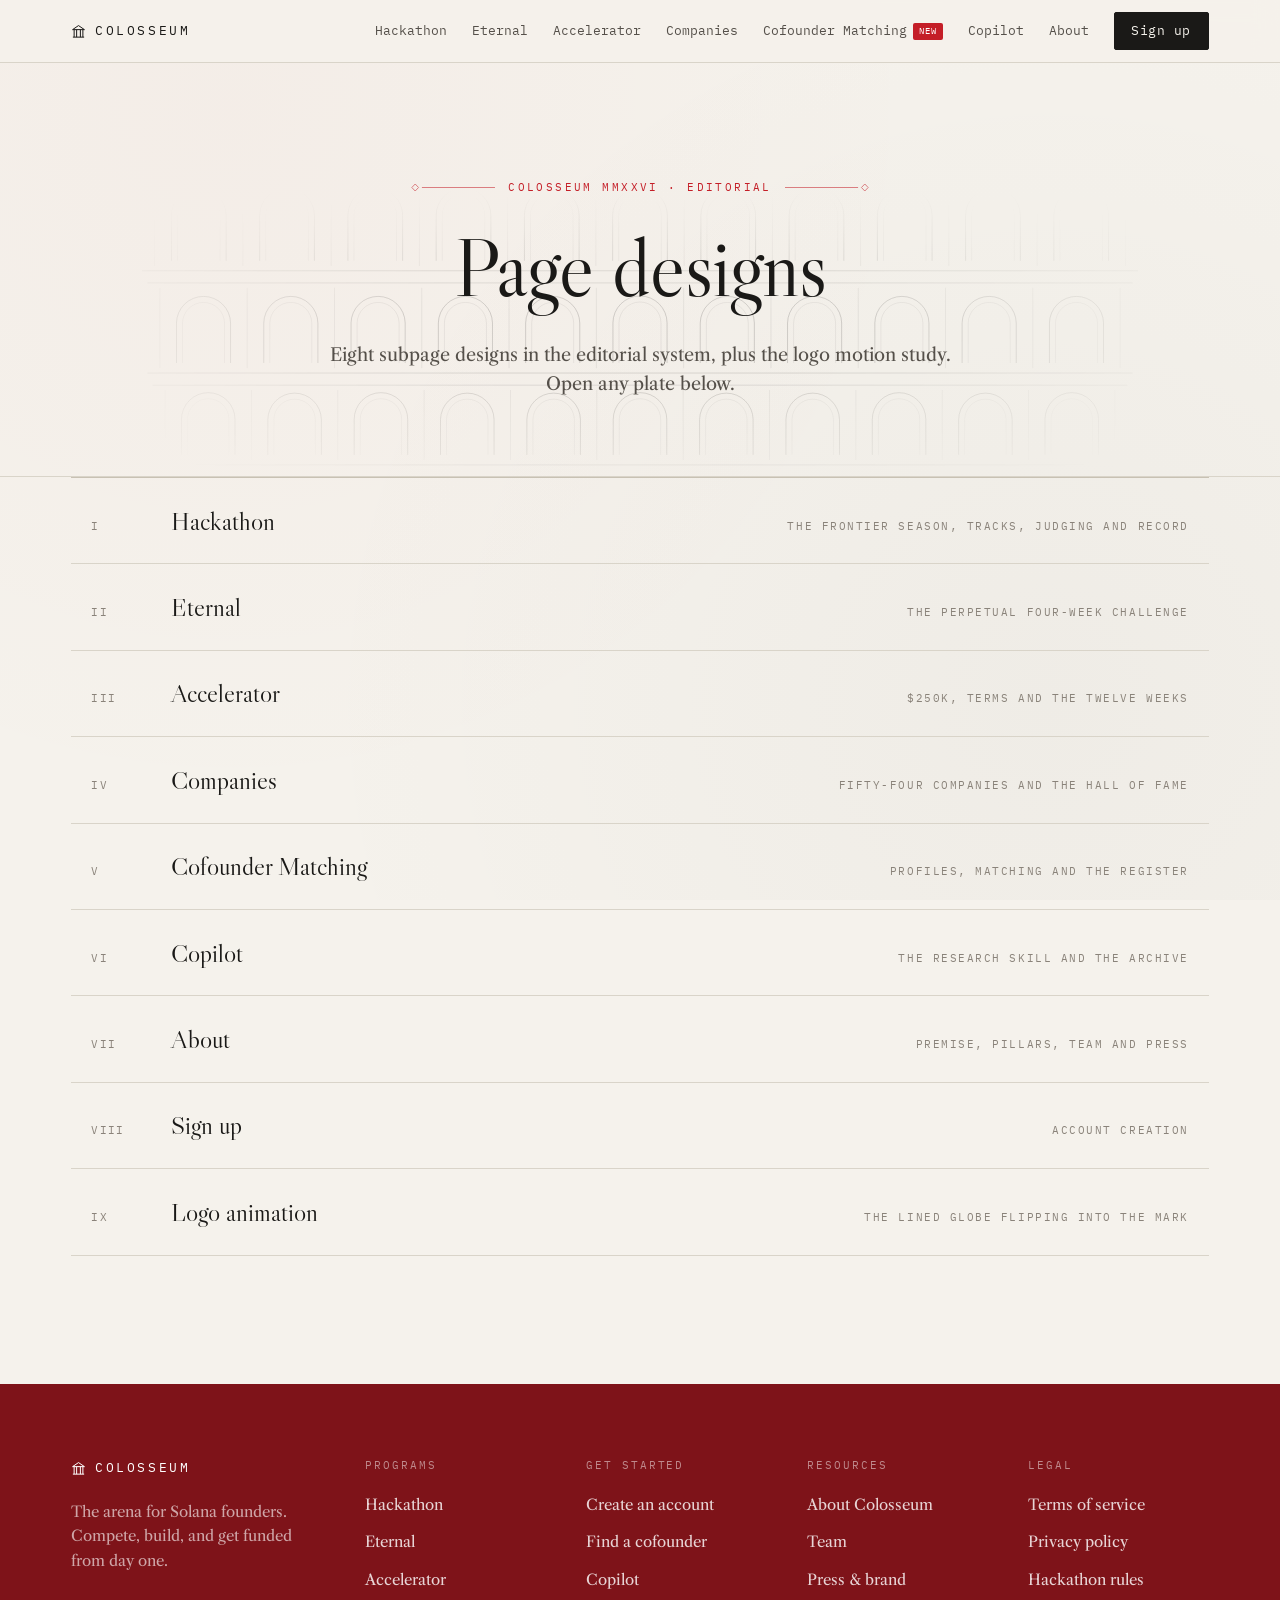
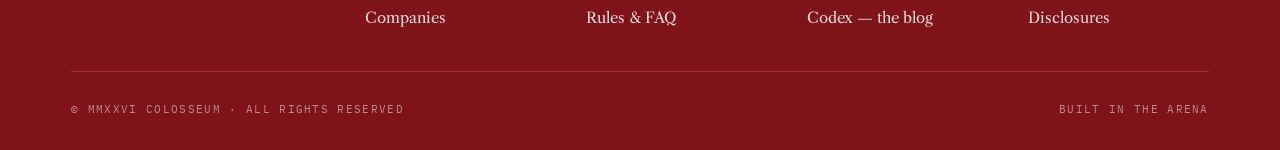
<file: site/index.html>
<!doctype html>
<html lang="en">
<head>
<meta charset="utf-8">
<meta name="viewport" content="width=device-width, initial-scale=1">
<title>Pages — Colosseum</title>
<meta name="description" content="Contact sheet for the Colosseum 2026 editorial pages.">
<link rel="preconnect" href="https://fonts.googleapis.com">
<link rel="preconnect" href="https://fonts.gstatic.com" crossorigin>
<link href="https://fonts.googleapis.com/css2?family=Libre+Caslon+Display&family=Libre+Caslon+Text:ital,wght@0,400;0,700;1,400&family=IBM+Plex+Mono:wght@400;500&display=swap" rel="stylesheet">
<link rel="stylesheet" href="assets/css/base.css">
</head>
<body>
<header class="masthead">
    <div class="shell masthead__inner">
      <a class="wordmark" href="index.html"><svg viewBox="0 0 24 24" fill="none" stroke="currentColor" stroke-width="1.6" aria-hidden="true">
  <path d="M3 21h18M5 21V9m4 12V9m6 12V9m4 12V9M2.5 9h19L12 2.5 2.5 9Z"/></svg>Colosseum</a>
      <button class="masthead__burger" aria-expanded="false" aria-controls="nav">Menu</button>
      <nav class="masthead__nav" id="nav">
        <a href="hackathon.html">Hackathon</a>
        <a href="eternal.html">Eternal</a>
        <a href="accelerator.html">Accelerator</a>
        <a href="companies.html">Companies</a>
        <a href="cofounder-matching.html">Cofounder Matching<span class="pill">New</span></a>
        <a href="copilot.html">Copilot</a>
        <a href="about.html">About</a>
        <a class="btn btn--ink" href="signup.html" style="padding:.45rem 1.05rem">Sign up</a>
      </nav>
    </div>
  </header>
<main>


<section class="pagehead">
  <div class="pagehead__art"><img src="assets/svg/arcade.svg" alt=""></div>
  <div class="shell pagehead__inner">
    <p class="eyebrow" data-diamond>Colosseum MMXXVI · Editorial</p>
    <h1 class="display display--xl mt-3">Page designs</h1>
    <p class="lede measure mt-3">Eight subpage designs in the editorial system, plus the logo motion study. Open any plate below.</p>
    
  </div>
</section>
<section>
  <div class="shell">
    <div class="index">
      
      <a class="index__row" href="hackathon.html">
        <span class="index__numeral">I</span>
        <span class="index__name">Hackathon</span>
        <span class="index__meta">The Frontier season, tracks, judging and record</span>
      </a>
      <a class="index__row" href="eternal.html">
        <span class="index__numeral">II</span>
        <span class="index__name">Eternal</span>
        <span class="index__meta">The perpetual four-week challenge</span>
      </a>
      <a class="index__row" href="accelerator.html">
        <span class="index__numeral">III</span>
        <span class="index__name">Accelerator</span>
        <span class="index__meta">$250K, terms and the twelve weeks</span>
      </a>
      <a class="index__row" href="companies.html">
        <span class="index__numeral">IV</span>
        <span class="index__name">Companies</span>
        <span class="index__meta">Fifty-four companies and the hall of fame</span>
      </a>
      <a class="index__row" href="cofounder-matching.html">
        <span class="index__numeral">V</span>
        <span class="index__name">Cofounder Matching</span>
        <span class="index__meta">Profiles, matching and the register</span>
      </a>
      <a class="index__row" href="copilot.html">
        <span class="index__numeral">VI</span>
        <span class="index__name">Copilot</span>
        <span class="index__meta">The research skill and the archive</span>
      </a>
      <a class="index__row" href="about.html">
        <span class="index__numeral">VII</span>
        <span class="index__name">About</span>
        <span class="index__meta">Premise, pillars, team and press</span>
      </a>
      <a class="index__row" href="signup.html">
        <span class="index__numeral">VIII</span>
        <span class="index__name">Sign up</span>
        <span class="index__meta">Account creation</span>
      </a>
      <a class="index__row" href="logo-animation.html">
        <span class="index__numeral">IX</span>
        <span class="index__name">Logo animation</span>
        <span class="index__meta">The lined globe flipping into the mark</span>
      </a>
    </div>
  </div>
</section>
</main>
<footer class="colophon">
  <div class="shell">
    <div class="colophon__top">
      <div class="colophon__brand">
        <a class="wordmark" href="index.html"><svg viewBox="0 0 24 24" fill="none" stroke="currentColor" stroke-width="1.6" aria-hidden="true">
  <path d="M3 21h18M5 21V9m4 12V9m6 12V9m4 12V9M2.5 9h19L12 2.5 2.5 9Z"/></svg>Colosseum</a>
        <p>The arena for Solana founders. Compete, build, and get funded from day one.</p>
      </div>
      <div>
        <h4>Programs</h4>
        <ul>
          <li><a href="hackathon.html">Hackathon</a></li>
          <li><a href="eternal.html">Eternal</a></li>
          <li><a href="accelerator.html">Accelerator</a></li>
          <li><a href="companies.html">Companies</a></li>
        </ul>
      </div>
      <div>
        <h4>Get started</h4>
        <ul>
          <li><a href="signup.html">Create an account</a></li>
          <li><a href="cofounder-matching.html">Find a cofounder</a></li>
          <li><a href="copilot.html">Copilot</a></li>
          <li><a href="hackathon.html#faq">Rules &amp; FAQ</a></li>
        </ul>
      </div>
      <div>
        <h4>Resources</h4>
        <ul>
          <li><a href="about.html">About Colosseum</a></li>
          <li><a href="about.html#team">Team</a></li>
          <li><a href="about.html#press">Press &amp; brand</a></li>
          <li><a href="#">Codex — the blog</a></li>
        </ul>
      </div>
      <div>
        <h4>Legal</h4>
        <ul>
          <li><a href="#">Terms of service</a></li>
          <li><a href="#">Privacy policy</a></li>
          <li><a href="#">Hackathon rules</a></li>
          <li><a href="#">Disclosures</a></li>
        </ul>
      </div>
    </div>
    <div class="colophon__bottom">
      <span>© MMXXVI Colosseum · All rights reserved</span>
      <span class="spacer"></span>
      <span>Built in the arena</span>
    </div>
  </div>
</footer>
<script src="assets/js/site.js"></script>
</body>
</html>
</file>
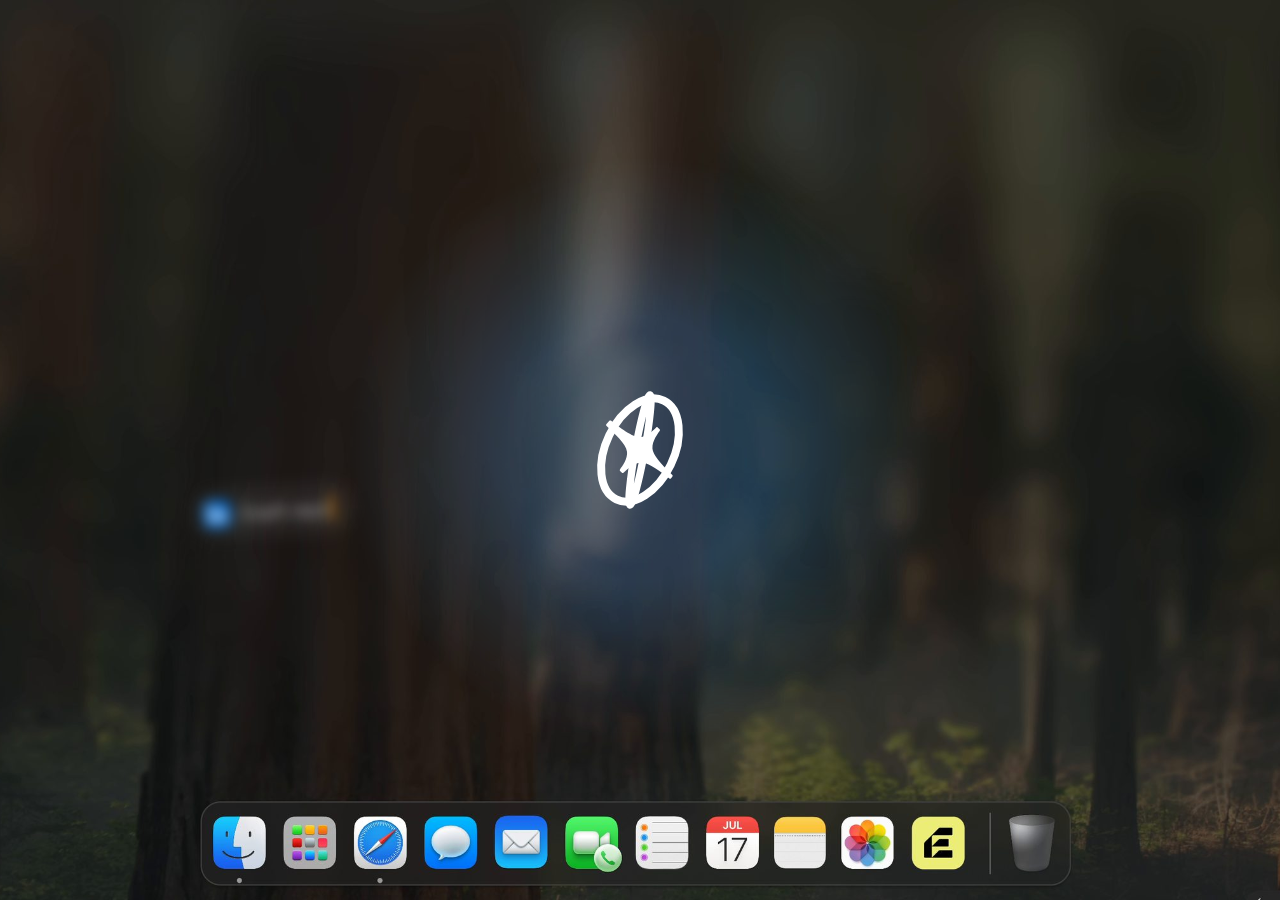
<file: aside/sequence-01.html>
<!doctype html>
<html lang="en">
<head>
<meta charset="utf-8">
<meta name="viewport" content="width=device-width, initial-scale=1">
<title>Aside — logo sequences 01–04</title>
<meta name="description" content="Sequence 01 of the Aside logo animation: the sparkle arrives from full screen, the monogram forms, its glow breathes, four omnibars type in, and the mark pulls them in like a black hole.">
<link rel="preconnect" href="https://fonts.googleapis.com">
<link rel="preconnect" href="https://fonts.gstatic.com" crossorigin>
<link href="https://fonts.googleapis.com/css2?family=IBM+Plex+Mono:wght@400;500&family=Geist:wght@500&display=swap" rel="stylesheet">
<style>
  :root {
    --ui: rgba(237, 232, 226, 0.6);
    --ui-dim: rgba(237, 232, 226, 0.3);
    --mono: "IBM Plex Mono", "SFMono-Regular", Menlo, monospace;
  }
  html, body { height: 100%; }
  body { margin: 0; background: #211C15; overflow: hidden; font-family: var(--mono); color: var(--ui); }
  .stage { position: fixed; inset: 0; }
  .stage svg { position: absolute; inset: 0; width: 100%; height: 100%; }
  .stage canvas { position: absolute; inset: 0; width: 100%; height: 100%; }

  .chrome { transition: opacity 0.5s ease; }
  .chrome.is-idle { opacity: 0; pointer-events: none; }

  .vtabs {
    position: fixed;
    top: clamp(2.6rem, 5vw, 3.4rem);
    left: 1rem;
    display: flex;
    flex-direction: column;
    align-items: flex-start;
    gap: 0.35rem;
    max-width: 200px;
    padding: 0.45rem 0.6rem;
    background: rgba(20, 16, 12, 0.55);
    border: 1px solid rgba(237, 232, 226, 0.14);
    border-radius: 14px;
    backdrop-filter: blur(14px);
    z-index: 5;
  }
  .vtabs button {
    font: inherit;
    font-size: 0.625rem;
    letter-spacing: 0.1em;
    text-transform: uppercase;
    color: var(--ui);
    background: rgba(237, 232, 226, 0.06);
    border: 1px solid rgba(237, 232, 226, 0.2);
    border-radius: 999px;
    padding: 0.35rem 0.7rem;
    cursor: pointer;
  }
  .vtabs button:hover { border-color: rgba(237, 232, 226, 0.5); }
  .vtabs button[aria-pressed="true"] {
    background: rgba(237, 232, 226, 0.22);
    border-color: rgba(237, 232, 226, 0.6);
    color: #fff;
  }

  .marginalia {
    position: fixed; top: 0; left: 0; right: 0;
    display: flex; justify-content: space-between; gap: 1rem;
    padding: clamp(1rem, 2.5vw, 1.75rem) clamp(1.25rem, 3vw, 2.25rem);
    font-size: 0.6875rem; letter-spacing: 0.18em; text-transform: uppercase;
    color: var(--ui-dim); pointer-events: none;
    text-shadow: 0 1px 8px rgba(0,0,0,0.5);
  }

  .deck {
    position: fixed; left: 1rem; bottom: 1rem;
    width: 280px;
    display: grid; gap: 0.4rem;
    padding: 0.5rem 0.65rem;
    background: rgba(20, 16, 12, 0.45);
    border: 1px solid rgba(237, 232, 226, 0.1);
    border-radius: 10px;
    backdrop-filter: blur(10px);
  }
  .deck__scrub {
    width: 100%; display: flex; align-items: center; gap: 0.5rem;
    font-size: 0.5625rem; letter-spacing: 0.08em; color: var(--ui-dim);
    font-variant-numeric: tabular-nums;
  }
  .deck__scrub input {
    flex: 1; appearance: none; height: 2px;
    background: rgba(237, 232, 226, 0.25); border-radius: 1px;
    outline-offset: 6px; cursor: pointer;
  }
  .deck__scrub input::-webkit-slider-thumb {
    appearance: none; width: 9px; height: 9px; border-radius: 50%;
    background: rgba(237, 232, 226, 0.9); border: 0;
  }
  .deck__scrub input::-moz-range-thumb {
    width: 9px; height: 9px; border-radius: 50%;
    background: rgba(237, 232, 226, 0.9); border: 0;
  }
  .deck__controls { display: flex; gap: 0.35rem; }
  .deck__controls button {
    font: inherit; font-size: 0.5625rem; letter-spacing: 0.12em; text-transform: uppercase;
    color: var(--ui); background: none;
    border: 1px solid rgba(237, 232, 226, 0.18); border-radius: 999px;
    padding: 0.25rem 0.7rem; cursor: pointer;
    transition: border-color 0.2s ease, background 0.2s ease;
  }
  .deck__controls button:hover { border-color: rgba(237, 232, 226, 0.55); }
  .deck__controls button:focus-visible { outline: 2px solid rgba(237, 232, 226, 0.8); outline-offset: 2px; }
  .deck__controls button[aria-pressed="true"] {
    background: rgba(237, 232, 226, 0.18); border-color: rgba(237, 232, 226, 0.55);
  }
</style>
</head>
<body>

<div class="stage" id="stage">
  <canvas id="bggl"></canvas>
  <svg viewBox="0 0 2918 1878" preserveAspectRatio="xMidYMid slice" aria-label="Animation over a macOS desktop: a huge four-pointed sparkle fills the screen, shrinks to the centre while rotating, and the Aside monogram forms around it.">
    <image href="[data-uri]" x="0" y="0" width="2918" height="1878" preserveAspectRatio="none"/>
    <!-- The exact mark from the source SVG (Union.svg, 116x120), placed at
         the measured screen position and scale. -->
    <defs>
      <radialGradient id="gBlue">
        <stop offset="0%" stop-color="#1B70C2" stop-opacity="0.34"/>
        <stop offset="45%" stop-color="#1E76C6" stop-opacity="0.30"/>
        <stop offset="72%" stop-color="#2A80C6" stop-opacity="0.13"/>
        <stop offset="100%" stop-color="#3E8FC4" stop-opacity="0"/>
      </radialGradient>
      <linearGradient id="shim0"><stop offset="0" stop-color="#FAFAFA" stop-opacity="0.55"/><stop offset="0.35" stop-color="#FAFAFA" stop-opacity="0.55"/><stop offset="0.5" stop-color="#FAFAFA" stop-opacity="1"/><stop offset="0.65" stop-color="#FAFAFA" stop-opacity="0.55"/><stop offset="1" stop-color="#FAFAFA" stop-opacity="0.55"/></linearGradient>
      <linearGradient id="shim1"><stop offset="0" stop-color="#FAFAFA" stop-opacity="0.55"/><stop offset="0.35" stop-color="#FAFAFA" stop-opacity="0.55"/><stop offset="0.5" stop-color="#FAFAFA" stop-opacity="1"/><stop offset="0.65" stop-color="#FAFAFA" stop-opacity="0.55"/><stop offset="1" stop-color="#FAFAFA" stop-opacity="0.55"/></linearGradient>
      <linearGradient id="shim3"><stop offset="0" stop-color="#FAFAFA" stop-opacity="0.55"/><stop offset="0.35" stop-color="#FAFAFA" stop-opacity="0.55"/><stop offset="0.5" stop-color="#FAFAFA" stop-opacity="1"/><stop offset="0.65" stop-color="#FAFAFA" stop-opacity="0.55"/><stop offset="1" stop-color="#FAFAFA" stop-opacity="0.55"/></linearGradient>
      <linearGradient id="shim2"><stop offset="0" stop-color="#FAFAFA" stop-opacity="0.55"/><stop offset="0.35" stop-color="#FAFAFA" stop-opacity="0.55"/><stop offset="0.5" stop-color="#FAFAFA" stop-opacity="1"/><stop offset="0.65" stop-color="#FAFAFA" stop-opacity="0.55"/><stop offset="1" stop-color="#FAFAFA" stop-opacity="0.55"/></linearGradient>
    </defs>
    <!-- The glow only adds light (screen blend), so the wallpaper and dock
         always stay visible beneath it. -->
    <g id="glowG" opacity="0" style="mix-blend-mode:screen">
      <circle cx="1459" cy="939" r="590" fill="url(#gBlue)"/>
    </g>
    <g id="omnibars"></g>
    <g id="mark" transform="translate(1459 939) scale(1.16)">
      <g id="union" opacity="0">
        <g id="ringWrapA"><g id="gyroRing"><path d="M101.293 0.00878906C155.926 0.711444 200 45.8812 200 101.5C200 101.748 199.997 101.996 199.995 102.244C199.997 102.496 200 102.748 200 103C200 103.252 199.997 103.503 199.995 103.755C199.997 104.003 200 104.251 200 104.5C200 160.119 155.926 205.289 101.293 205.991C100.863 205.997 100.432 206 100 206C99.5684 206 99.1374 205.997 98.707 205.991C44.0744 205.289 0 160.119 0 104.5C0 104.251 0.00214839 104.003 0.00390625 103.755C0.00215417 103.503 0 103.252 0 103C0 102.748 0.00214964 102.496 0.00390625 102.244C0.00215299 101.996 0 101.748 0 101.5C0 45.8812 44.0744 0.711444 98.707 0.00878906C99.1374 0.00317245 99.5684 0 100 0C100.432 0 100.863 0.00317245 101.293 0.00878906ZM100 17C53.1915 17 14.8075 55.1708 14.0137 102.988C14.7954 150.817 53.1839 189 100 189C146.816 189 185.205 150.817 185.986 102.988C185.192 55.1708 146.808 17 100 17Z" fill="#FFFFFF" fill-rule="evenodd" transform="translate(-100 -103)"/></g><g id="gyroRingProc"><ellipse cx="0" cy="0" rx="93" ry="93" fill="none" stroke="#FFFFFF" stroke-width="14"/></g></g>
        <g id="ringWrapB"><g id="gyroInner"><path d="M57.9903 72.3882C91.0288 26.7608 136.901 3.59408 160.448 20.6441L160.994 21.0503C183.874 38.4886 176.043 88.862 143.263 134.133L142.487 135.198C109.51 180.12 64.1695 202.793 40.8058 185.876L40.2589 185.47C20.9067 170.72 23.5246 132.406 44.629 93.5484C48.4352 86.5239 52.86 79.4733 57.88 72.5406C57.8986 72.5149 57.917 72.4891 57.9356 72.4634L57.9903 72.3882ZM148.477 33.1695C143.745 29.7433 133.583 28.5481 117.268 36.9214C101.748 44.8865 84.2881 59.9654 69.2813 80.6656C64.5249 87.2405 60.3706 93.8783 56.8194 100.439C49.1932 114.565 44.4384 128.275 42.5724 140.079C39.7087 158.193 44.0162 167.474 48.7481 170.9C53.4802 174.326 63.641 175.521 79.9562 167.148C95.4973 159.172 112.984 144.062 128.005 123.318C143.026 102.574 151.924 81.2448 154.651 63.9907C157.515 45.877 153.209 36.596 148.477 33.1695Z" fill="#FFFFFF" fill-rule="evenodd" transform="translate(-100 -103)"/></g><g id="gyroBandProc"><ellipse cx="0" cy="0" rx="36" ry="95" fill="none" stroke="#FFFFFF" stroke-width="13"/></g></g>
        <g id="gyroStar"><path d="M41.9342 55.9465L37.0757 62.5401C36.4653 63.3685 36.5816 64.525 37.3546 65.2041C52.3629 78.3895 74.3881 92.9594 77.5 108C79.9782 119.978 70.8559 135.027 67.6075 139.899C67.0038 140.805 67.1901 142.031 68.0528 142.695L71.6501 145.462C72.4281 146.06 73.5249 146.009 74.2206 145.317C82.3746 137.2 91.2633 124.552 106.5 125C120.089 125.4 137.919 137.272 155.872 148.943C156.779 149.532 157.989 149.293 158.605 148.404L160.959 145.004C161.548 144.153 161.395 142.996 160.598 142.334C148.34 132.149 127.511 115.028 123 103C118.189 90.1701 126.135 75.9854 132.086 66.0253C132.607 65.1534 132.393 64.0329 131.588 63.4137L127.949 60.6147C127.129 59.9835 125.964 60.082 125.273 60.853C119.122 67.7186 109.122 79.6857 96.5 80.5C82.4896 81.4039 53.2123 60.9903 44.521 55.4408C43.6597 54.8908 42.5404 55.1238 41.9342 55.9465Z" fill="#FFFFFF" transform="translate(-100 -103)"/></g>
      </g>
    </g>
    <g id="starG" transform="translate(1459 939)">
      <path id="starFill" fill="#FAFAFA" stroke="#FAFAFA" stroke-width="4" stroke-linejoin="round"/>
    </g>
    <g id="welcome" opacity="0" font-family="Geist, -apple-system, 'Segoe UI', sans-serif" font-weight="500" text-anchor="middle">
      <g id="titleTop"><text x="1459" y="357" font-size="59.6" letter-spacing="-0.0125em" fill="#FAFAFA">Welcome to Aside</text></g>
      <g id="titleInline" style="display:none" text-anchor="start">
        <text id="tiA" x="0" y="357" font-size="59.6" letter-spacing="-0.0125em" fill="#FAFAFA">Welcome to</text>
        <text id="tiB" x="0" y="357" font-size="59.6" letter-spacing="-0.0125em" fill="#FAFAFA">Aside</text>
      </g>
      <text x="1459" y="419" font-size="31.8" fill="rgba(250,250,250,0.6)">Aside is an AI browser that acts on your behalf.</text>
      <text x="1459" y="466" font-size="31.8" fill="rgba(250,250,250,0.6)">It gets real work done end to end in the apps you already use.</text>
      <g id="auth" text-anchor="start">
        <rect x="1095" y="750" width="728" height="79.4" rx="27.8" fill="rgba(255,255,255,0.06)" stroke="rgba(255,255,255,0.12)" stroke-width="2"/>
        <text x="1122" y="799" font-size="27.8" font-weight="400" fill="rgba(250,250,250,0.55)">Enter your email address</text>
        <rect x="1095" y="853" width="728" height="79.4" rx="27.8" fill="rgba(250,250,250,0.5)"/>
        <text x="1459" y="902" font-size="27.8" font-weight="500" fill="rgba(10,10,10,0.82)" text-anchor="middle">Continue</text>
        <line x1="1095" y1="964" x2="1421" y2="964" stroke="rgba(250,250,250,0.14)" stroke-width="2"/>
        <line x1="1497" y1="964" x2="1823" y2="964" stroke="rgba(250,250,250,0.14)" stroke-width="2"/>
        <text x="1459" y="971" font-size="19.9" fill="rgba(250,250,250,0.35)" text-anchor="middle" letter-spacing="0.08em">OR</text>
        <rect x="1095" y="996" width="728" height="79.4" rx="27.8" fill="rgba(255,255,255,0.06)" stroke="rgba(255,255,255,0.12)" stroke-width="2"/>
        <g transform="translate(1284 1020) scale(0.6625)">
          <path fill="#EA4335" d="M24 9.5c3.54 0 6.71 1.22 9.21 3.6l6.85-6.85C35.9 2.38 30.47 0 24 0 14.62 0 6.51 5.38 2.56 13.22l7.98 6.19C12.43 13.72 17.74 9.5 24 9.5z"/>
          <path fill="#4285F4" d="M46.98 24.55c0-1.57-.15-3.09-.38-4.55H24v9.02h12.94c-.58 2.96-2.26 5.48-4.78 7.18l7.73 6c4.51-4.18 7.09-10.36 7.09-17.65z"/>
          <path fill="#FBBC05" d="M10.53 28.59c-.48-1.45-.76-2.99-.76-4.59s.27-3.14.76-4.59l-7.98-6.19C.92 16.46 0 20.12 0 24c0 3.88.92 7.54 2.56 10.78l7.97-6.19z"/>
          <path fill="#34A853" d="M24 48c6.48 0 11.93-2.13 15.89-5.81l-7.73-6c-2.15 1.45-4.92 2.3-8.16 2.3-6.26 0-11.57-4.22-13.47-9.91l-7.98 6.19C6.51 42.62 14.62 48 24 48z"/>
        </g>
        <text x="1330" y="1045" font-size="27.8" font-weight="500" fill="#FAFAFA">Sign in with Google</text>
      </g>
    </g>
  </svg>
</div>

<div class="vtabs chrome" id="vtabs" role="tablist" aria-label="Gyroscope variants"></div>
<div class="vtabs chrome" id="etabs" role="tablist" aria-label="Ending layout" style="top: auto; bottom: clamp(6rem, 14vh, 9rem);"></div>
<div class="vtabs chrome" id="rtabs" role="tablist" aria-label="Ring intro" style="top: auto; bottom: clamp(11rem, 26vh, 16rem);"></div>
<div class="vtabs chrome" id="ptabs" role="tablist" aria-label="Pull style" style="top: auto; bottom: clamp(16rem, 38vh, 23rem);"></div>

<div class="marginalia chrome">
  <span>Aside</span>
  <span>Logo — seq 01–04 · arrival, breath, omnibars &amp; pull</span>
</div>

<div class="deck chrome" id="deck">
  <div class="deck__scrub">
    <span id="clock">0.00s</span>
    <input id="scrub" type="range" min="0" max="1000" value="0" step="1" aria-label="Scrub the animation timeline">
    <span id="clockEnd">2.60s</span>
  </div>
  <div class="deck__controls">
    <button id="replay" type="button">Replay</button>
    <button id="slow" type="button" aria-pressed="false">Slow</button>
  </div>
</div>

<script>
(function () {
  'use strict';

  var SVGNS = 'http://www.w3.org/2000/svg';

  /* ---------------------------------------------------------------- *
   * Sparkle (flight) — lands exactly on the union mark's woven star.
   * ---------------------------------------------------------------- */

  var STAR_W = 148, STAR_H = 216, PINCH = 0.71;

  function starPath(w, h) {
    var a = w / 2, b = h / 2, p = PINCH;
    return [
      'M', 0, -b,
      'C', 0, -b * (1 - p), a * (1 - p), 0, a, 0,
      'C', a * (1 - p), 0, 0, b * (1 - p), 0, b,
      'C', 0, b * (1 - p), -a * (1 - p), 0, -a, 0,
      'C', -a * (1 - p), 0, 0, -b * (1 - p), 0, -b,
      'Z'
    ].join(' ');
  }

  var starG = document.getElementById('starG');
  var starFill = document.getElementById('starFill');
  var union = document.getElementById('union');
  var glowG = document.getElementById('glowG');
  /* The flight star IS the logo's star: same path element data, so the
     handoff at formation is between identical geometry. */
  starFill.setAttribute('d', document.querySelector('#gyroStar path').getAttribute('d'));
  starFill.setAttribute('transform', 'translate(-100 -103)');
  starFill.setAttribute('stroke', 'none');

  /* ---------------------------------------------------------------- *
   * Omnibars — geometry and colors from the Figma frame (Geist Medium,
   * pill = 5% white with the design's shadows, tilted -0.25deg; caret
   * colors are the design palette Blue / Orange / Purple).
   * ---------------------------------------------------------------- */

  var ICONS = {
    notion: '[data-uri]',
    linkedin: '[data-uri]',
    chase: '[data-uri]',
    canva: '[data-uri]'
  };
  var BARS = [
    { text: 'Write an investor update', fs: 42, cx: 1983.6, cy: 958.2,
      caret: '#007AFF', from: [1250, 46], icon: ICONS.notion },
    { text: 'Draft replies in my LinkedIn inbox', fs: 42, cx: 720.0, cy: 1062.1,
      caret: '#FF9500', from: [-1260, 209], icon: ICONS.linkedin },
    { text: 'Find unused subs and request refunds', fs: 42, cx: 2280.0, cy: 1430.0,
      caret: '#AF52DE', from: [780, 470], icon: ICONS.chase },
    { text: 'Create a prototype of this idea', fs: 42, cx: 997.7, cy: 235.0,
      caret: '#28CD41', from: [-200, -470], icon: ICONS.canva }
  ];
  BARS.forEach(function (bar) {
    /* direction this bar travels when the mark pulls it in */
    bar.theta = Math.atan2(939 - bar.cy, 1459 - bar.cx) * 180 / Math.PI;
  });

  var omniRoot = document.getElementById('omnibars');
  BARS.forEach(function (bar, i) {
    var g = document.createElementNS(SVGNS, 'g');
    g.setAttribute('opacity', '0');
    var pill = document.createElementNS(SVGNS, 'rect');
    pill.setAttribute('fill', 'rgba(248,248,248,0.05)');
    var text = document.createElementNS(SVGNS, 'text');
    text.setAttribute('font-family', "Geist, -apple-system, 'Segoe UI', sans-serif");
    text.setAttribute('font-size', bar.fs);
    text.setAttribute('font-weight', '500');
    text.setAttribute('letter-spacing', '-0.02em');
    text.setAttribute('fill', 'url(#shim' + i + ')');
    var caret = document.createElementNS(SVGNS, 'rect');
    caret.setAttribute('fill', bar.caret);
    caret.setAttribute('width', bar.fs / 8);
    caret.setAttribute('height', bar.fs * 1.25);
    caret.setAttribute('rx', bar.fs / 16);
    var icon = document.createElementNS(SVGNS, 'image');
    icon.setAttribute('href', bar.icon);
    icon.setAttribute('width', bar.fs * 1.35);
    icon.setAttribute('height', bar.fs * 1.35);
    var goo = document.createElementNS(SVGNS, 'path');
    goo.setAttribute('fill', 'rgba(248,248,248,0.09)');
    goo.setAttribute('display', 'none');
    g.appendChild(goo); g.appendChild(pill); g.appendChild(icon); g.appendChild(text); g.appendChild(caret);
    omniRoot.appendChild(g);
    bar.g = g; bar.pill = pill; bar.textEl = text; bar.caretEl = caret; bar.iconEl = icon; bar.gooEl = goo;
  });

  /* Sample the pill capsule outline (local coords, centred) */
  function capsulePoints(w, h, N) {
    var r = h / 2, a = w / 2 - r;
    var straight = Math.max(0, w - h);
    var per = 2 * straight + Math.PI * h;
    var pts = [];
    for (var i = 0; i < N; i++) {
      var sPos = per * i / N;
      if (sPos < straight) {                       /* top edge, L->R */
        pts.push([-a + sPos, -r]);
      } else if (sPos < straight + Math.PI * r) {  /* right cap */
        var t1 = (sPos - straight) / r;
        pts.push([a + r * Math.sin(t1), -r * Math.cos(t1)]);
      } else if (sPos < 2 * straight + Math.PI * r) { /* bottom edge, R->L */
        pts.push([a - (sPos - straight - Math.PI * r), r]);
      } else {                                     /* left cap */
        var t2 = (sPos - 2 * straight - Math.PI * r) / r;
        pts.push([-a - r * Math.sin(t2), r * Math.cos(t2)]);
      }
    }
    return pts;
  }

  /* Gooey pull: every point falls toward the mark on its own delayed
     clock — the near edge grabbed first, the far edge dragged after,
     with a slight surface-tension resist. */
  var GOO_LAG = 0.32, GOO_C1 = 0.8;

  function gooWarp(px, py, cx, cy, t, dmin, dmax) {
    var d = Math.hypot(px - cx, py - cy);
    var delay = dmax > dmin ? clamp01((d - dmin) / (dmax - dmin)) : 0;
    var u = clamp01((t - delay * GOO_LAG) / (1 - GOO_LAG));
    var prog = (GOO_C1 + 1) * u * u * u - GOO_C1 * u * u;
    return [px + (cx - px) * prog, py + (cy - py) * prog];
  }

  function gooPath(w, h, cx, cy, t) {
    var pts = capsulePoints(w, h, 44);
    var dmin = Infinity, dmax = 0, i, d;
    for (i = 0; i < pts.length; i++) {
      d = Math.hypot(pts[i][0] - cx, pts[i][1] - cy);
      if (d < dmin) { dmin = d; }
      if (d > dmax) { dmax = d; }
    }
    var out = [];
    for (i = 0; i < pts.length; i++) {
      var q = gooWarp(pts[i][0], pts[i][1], cx, cy, t, dmin, dmax);
      out.push(q[0].toFixed(1) + ' ' + q[1].toFixed(1));
    }
    return { d: 'M' + out.join('L') + 'Z', dmin: dmin, dmax: dmax };
  }

  /* Content is glued to the goo: its box corners are pushed through the
     same warp and the element takes the affine fit, so icon and text
     always deform WITH the container, never as separate pieces. */
  function gooContent(el, xL, xR, hh, lcx, lcy, t, gm) {
    var pL = gooWarp(xL, 0, lcx, lcy, t, gm.dmin, gm.dmax);
    var pR = gooWarp(xR, 0, lcx, lcy, t, gm.dmin, gm.dmax);
    var pT = gooWarp((xL + xR) / 2, -hh, lcx, lcy, t, gm.dmin, gm.dmax);
    var pB = gooWarp((xL + xR) / 2, hh, lcx, lcy, t, gm.dmin, gm.dmax);
    var sx = Math.max((pR[0] - pL[0]) / (xR - xL), 0.01);
    var sy = Math.max((pB[1] - pT[1]) / (2 * hh), 0.01);
    var yMid = (pT[1] + pB[1]) / 2;
    el.setAttribute('transform',
      'translate(' + (pL[0] - xL * sx) + ' ' + yMid + ') scale(' + sx + ' ' + sy + ')');
    el.setAttribute('opacity', 1 - seg(t, 0.78, 1));
  }

  /* Renders one omnibar: flight progress k (1 = off-canvas, 0 = landed),
     typed character count n, caret visibility. The pill grows from its
     centre as the text types. */
  function setBar(bar, opacity, k, scale, blur, n, caretOn, suckT, creep) {
    var fs = bar.fs;
    bar.textEl.textContent = bar.text.slice(0, n);
    var textW = n > 0 ? bar.textEl.getComputedTextLength() : 0;
    var padL = fs * 0.62, padR = fs, gap = fs * 0.18;
    var iconS = fs * 1.35, iconGap = fs * 0.42;
    var pillW = padL + iconS + iconGap + textW + (n > 0 ? gap : gap * 0.5) + fs / 8 + padR;
    var pillH = fs * 2.55;
    bar.pill.setAttribute('x', -pillW / 2);
    bar.pill.setAttribute('y', -pillH / 2);
    bar.pill.setAttribute('width', pillW);
    bar.pill.setAttribute('height', pillH);
    bar.pill.setAttribute('rx', pillH / 2);
    bar.iconEl.setAttribute('x', -pillW / 2 + padL);
    bar.iconEl.setAttribute('y', -iconS / 2);
    var textX = -pillW / 2 + padL + iconS + iconGap;
    bar.textEl.setAttribute('x', textX);
    bar.textEl.setAttribute('y', fs * 0.36);
    bar.caretEl.setAttribute('x', textX + textW + (n > 0 ? gap : gap * 0.5));
    bar.caretEl.setAttribute('y', -fs * 0.625);
    bar.caretEl.setAttribute('opacity', caretOn ? 1 : 0);
    var x = bar.cx + bar.from[0] * k;
    var y = bar.cy + bar.from[1] * k;
    /* the mark's pull never lets go: after landing, the bar keeps
       creeping slowly toward the centre until the fall takes over */
    x = x + (1459 - x) * creep;
    y = y + (939 - y) * creep;
    var transform;
    if (suckT > 0 && PULL_MODE === 'gooey') {
      /* The pill itself deforms: grabbed by the point nearest the mark
         and dragged in like taffy. No frame rotation, no downscale. */
      var lcx = 1459 - x, lcy = 939 - y;   /* mark centre in pill space */
      bar.gooEl.setAttribute('display', '');
      bar.pill.setAttribute('display', 'none');
      var gm = gooPath(pillW, pillH, lcx, lcy, suckT);
      bar.gooEl.setAttribute('d', gm.d);
      var iconL = -pillW / 2 + padL;
      gooContent(bar.iconEl, iconL, iconL + iconS, iconS / 2, lcx, lcy, suckT, gm);
      gooContent(bar.textEl, textX, textX + Math.max(textW, 1), fs * 0.6, lcx, lcy, suckT, gm);
      opacity = opacity * (1 - seg(suckT, 0.9, 1));
      transform = 'translate(' + x + ' ' + y + ') rotate(-0.25)';
    } else if (suckT > 0) {
      /* Straight pull: no rotation, just the fall and a downscale */
      var c1 = 1.4;
      var pull = (c1 + 1) * suckT * suckT * suckT - c1 * suckT * suckT;
      x = x + (1459 - x) * pull;
      y = y + (939 - y) * pull;
      var shrink = 1 - 0.97 * suckT * suckT * suckT;
      opacity = opacity * (1 - seg(suckT, 0.82, 1));
      blur = Math.max(blur, 7 * seg(suckT, 0.7, 1));
      transform = 'translate(' + x + ' ' + y + ') scale(' + shrink + ') rotate(-0.25)';
    } else {
      bar.gooEl.setAttribute('display', 'none');
      bar.pill.setAttribute('display', '');
      bar.iconEl.setAttribute('opacity', 1);
      bar.iconEl.removeAttribute('transform');
      bar.textEl.setAttribute('opacity', 1);
      bar.textEl.removeAttribute('transform');
      transform = 'translate(' + x + ' ' + y + ') scale(' + scale + ') rotate(' + (-0.25 + (bar.rotE || 0)) + ')';
    }
    bar.g.setAttribute('opacity', opacity);
    bar.g.setAttribute('transform', transform);
    var f = 'drop-shadow(0 0 2px rgba(0,0,0,0.6)) drop-shadow(0 20px 48px rgba(0,0,0,0.2))';
    if (blur > 0.4) { f = 'blur(' + blur + 'px) ' + f; }
    bar.g.style.filter = f;
  }

  /* ---------------------------------------------------------------- *
   * Easing
   * ---------------------------------------------------------------- */

  function clamp01(t) { return Math.min(1, Math.max(0, t)); }
  function lerp(a, b, t) { return a + (b - a) * t; }
  function seg(t, a, b, ease) { return (ease || linear)(clamp01((t - a) / (b - a))); }
  function linear(t) { return t; }
  function easeInOut(t) { return t < 0.5 ? 4 * t * t * t : 1 - Math.pow(-2 * t + 2, 3) / 2; }
  function easeOut(t) { return 1 - Math.pow(1 - t, 3); }
  function easeOutQuint(t) { return 1 - Math.pow(1 - t, 5); }
  function easeOutBack(t) {
    var c1 = 1.4, c3 = c1 + 1;
    return 1 + c3 * Math.pow(t - 1, 3) + c1 * Math.pow(t - 1, 2);
  }

  /* ---------------------------------------------------------------- *
   * Timeline
   *   0    – 2600   sequence 01: sparkle arrival, mark forms, glow wakes
   *   2750 – 8000   sequence 03: omnibars fly in and type, one by one
   *   glow breathes from 2600 on a 2800ms cycle, forever
   *   after TOTAL, time wraps inside the last 2800ms window
   * ---------------------------------------------------------------- */

  var BREATH = 2800;
  var FLY = 800;
  var TYPE_DELAY = 150;
  var TYPE_MS = 26;          /* per character */
  var BLINK = 1400;          /* caret blink cycle; 2 cycles per loop window */
  var HOLD = 350;            /* blink beat between typing out and the pull */
  var SUCK_DUR = 780;
  var PULL_MODE = 'gooey';
  var NEXT_LAG = 400;        /* next bar enters while this one is falling */

  /* one bar at a time: appear, type, get pulled into the logo, repeat */
  var cursor = 2700;
  BARS.forEach(function (bar) {
    bar.enter = cursor;
    bar.suckAt = cursor + TYPE_DELAY + bar.text.length * TYPE_MS + HOLD;
    cursor = bar.suckAt + NEXT_LAG;
  });
  var SWALLOW = BARS.map(function (bar) { return bar.suckAt + SUCK_DUR; });
  /* after the last swallow: a beat of spin, then the logo rises to the
     top and the welcome copy fades in beneath it */
  var SETTLE_START = SWALLOW[SWALLOW.length - 1] + 550;
  var SETTLE_DUR = 700;
  var TOTAL = SETTLE_START + SETTLE_DUR + 500 + BREATH;
  var LOOP_HEAD = TOTAL - BREATH;

  function renderArrival(t) {
    /* one continuous landing: zoom, rotation, and focus resolve on the
       same curve, so the star arrives already in position and sharp */
    var landing = seg(t, 0.00, 1.45, easeInOut);
    var s = 1.16 * Math.pow(52, 1 - landing);
    var rot = 45 * (1 - landing);
    starG.setAttribute('transform',
      'translate(1459 939) scale(' + s + ') rotate(' + rot + ')');
    var blur = 26 * (1 - landing);
    starFill.style.filter = blur > 0.4 ? 'blur(' + blur + 'px)' : 'none';
    union.style.opacity = seg(t, 1.40, 1.80, easeInOut);
    starFill.style.opacity = 0.46 * (1 - seg(t, 1.55, 1.90, easeInOut));
  }

  var markG = document.getElementById('mark');
  var gyroRing = document.getElementById('gyroRing');
  var gyroInner = document.getElementById('gyroInner');
  var gyroStar = document.getElementById('gyroStar');
  var ringProcG = document.getElementById('gyroRingProc');
  var bandProcG = document.getElementById('gyroBandProc');
  var ringProc = ringProcG.firstChild;
  var bandProc = bandProcG.firstChild;

  [gyroRing, gyroInner, gyroStar].forEach(function (el) {
    el.style.transformBox = 'fill-box';
    el.style.transformOrigin = 'center';
  });

  var TAU = Math.PI * 2;
  var RING_R = 93, BAND_MAJ = 95, BAND_MIN = 36, BAND_TILT = 36;

  /* Procedural rings: the ellipse geometry carries the 3D turn while the
     stroke width stays constant, so an edge-on ring is a clean line
     instead of a vanishing 0px sliver. |cos| never quite reaches 0. */
  /* Both rings share one gentle size pulse (~10% peak to peak), always
     in sync so they keep the same relative diameter. The star doesn't
     pulse. Updated once per frame in renderGyro. */
  var PULSE = 1;

  function setProcRing(spin, prec) {
    var m = Math.max(Math.abs(Math.cos(spin)), 0.012);
    m = lerp(m, 1, FLAT);
    ringProc.setAttribute('rx', RING_R * m * PULSE);
    ringProc.setAttribute('ry', RING_R * PULSE);
    ringProcG.setAttribute('transform', 'rotate(' + prec + ')');
  }
  function setProcBand(spin, prec) {
    var m = Math.max(Math.abs(Math.cos(spin)), 0.012);
    m = lerp(m, 1, FLAT);
    bandProc.setAttribute('rx', BAND_MIN * m * PULSE);
    bandProc.setAttribute('ry', BAND_MAJ * PULSE);
    bandProcG.setAttribute('transform', 'rotate(' + (BAND_TILT + flatAngle(prec, 180)) + ')');
  }
  function sway(gt, deg) {
    gyroStar.style.transform = 'rotate(' + (deg * Math.sin(TAU * gt / 2800) * (1 - FLAT)) + 'deg)';
  }

  var VARIANTS = [
    { name: '1 path slow', ringPath: true, bandPath: true,
      fn: function (gt) {
        gyroRing.style.transform = 'scale(' + PULSE + ') perspective(700px) rotate(' + flatAngle(180 * gt / 5600, 180) + 'deg) rotateY(' + flatAngle(360 * gt / 5600, 360) + 'deg)';
        gyroInner.style.transform = 'scale(' + PULSE + ') perspective(700px) rotate(' + flatAngle(-180 * gt / 5600, 180) + 'deg) rotateY(' + flatAngle(360 * gt / 2800, 360) + 'deg)';
        sway(gt, 5);
      } },
    { name: '2 path fast', ringPath: true, bandPath: true,
      fn: function (gt) {
        gyroRing.style.transform = 'scale(' + PULSE + ') perspective(700px) rotate(' + flatAngle(360 * gt / 2800, 180) + 'deg) rotateY(' + flatAngle(360 * gt / 1400, 360) + 'deg)';
        gyroInner.style.transform = 'scale(' + PULSE + ') perspective(700px) rotate(' + flatAngle(-360 * gt / 2800, 180) + 'deg) rotateY(' + flatAngle(-360 * gt / 1400, 360) + 'deg)';
        sway(gt, 5);
      } },
    { name: '3 stroke classic', ringProc: true, bandProc: true,
      fn: function (gt) {
        setProcRing(TAU * gt / 2800, 180 * gt / 2800);
        setProcBand(TAU * gt / 1400, -180 * gt / 2800);
        sway(gt, 6);
      } },
    { name: '4 stroke orbit', ringProc: true, bandProc: true,
      fn: function (gt) {
        setProcRing(TAU * gt / 2800, 360 * gt / 5600);
        setProcBand(TAU * gt / 1750, 360 * gt / 5600);
        sway(gt, 6);
      } },
    { name: '5 stroke lazy', ringProc: true, bandProc: true,
      fn: function (gt) {
        setProcRing(TAU * gt / 5600, 90 * gt / 5600);
        setProcBand(TAU * gt / 2800, -90 * gt / 5600);
        sway(gt, 4);
      } },
    { name: '6 stroke fast', ringProc: true, bandProc: true,
      fn: function (gt) {
        setProcRing(TAU * gt / 1400, 360 * gt / 2800);
        setProcBand(TAU * gt / 1050, -360 * gt / 2800);
        sway(gt, 8);
      } },
    { name: '7 stroke pendulum', ringProc: true, bandProc: true,
      fn: function (gt) {
        var a = TAU * gt / 2800;
        setProcRing(a + 0.5 * Math.sin(2 * a), 24 * Math.sin(a));
        setProcBand(TAU * gt / 1400 + 0.5 * Math.sin(TAU * gt / 700), -24 * Math.sin(a));
        sway(gt, 6);
      } },
    { name: '8 stroke sequential', ringProc: true, bandProc: true,
      fn: function (gt) {
        /* the two rings take turns: one full turn each per 5600ms */
        var c = (gt % 5600) / 5600;
        var e = function (t) { return t < 0.5 ? 2 * t * t : 1 - Math.pow(-2 * t + 2, 2) / 2; };
        var ringTurn = c < 0.5 ? e(c * 2) : 1;
        var bandTurn = c < 0.5 ? 0 : e((c - 0.5) * 2);
        setProcRing(TAU * ringTurn, 20 * Math.sin(TAU * c));
        setProcBand(TAU * bandTurn, -20 * Math.sin(TAU * c));
        sway(gt, 5);
      } },
    { name: '9 stroke gimbal', ringProc: true, bandProc: true,
      fn: function (gt) {
        setProcRing(TAU * gt / 2800, 0);
        var m = Math.max(Math.abs(Math.cos(TAU * gt / 2800 + Math.PI / 4)), 0.012);
        m = lerp(m, 1, FLAT);
        bandProc.setAttribute('rx', BAND_MIN * m * PULSE);
        bandProc.setAttribute('ry', BAND_MAJ * PULSE);
        bandProcG.setAttribute('transform', 'rotate(' + lerp(90, 36, FLAT) + ')');
        sway(gt, 5);
      } },
    { name: '10 hybrid', ringProc: true, bandPath: true,
      fn: function (gt) {
        setProcRing(TAU * gt / 2800, 180 * gt / 2800);
        gyroInner.style.transform = 'scale(' + PULSE + ') perspective(700px) rotate(' + flatAngle(-180 * gt / 2800, 180) + 'deg) rotateY(' + flatAngle(360 * gt / 1400, 360) + 'deg)';
        sway(gt, 6);
      } }
  ];

  var currentVariant = 2; /* stroke classic as default */

  function applyVariantVisibility() {
    var v = VARIANTS[currentVariant];
    gyroRing.style.display = v.ringPath ? '' : 'none';
    gyroInner.style.display = v.bandPath ? '' : 'none';
    ringProcG.style.display = v.ringProc ? '' : 'none';
    bandProcG.style.display = v.bandProc ? '' : 'none';
  }

  /* FLAT rises 0->1 during the settle: gyro time dilates to a stop and
     every layer eases to its nearest face-on angle, so the end state is
     the exact static logo. */
  var FLAT = 0;

  function flatAngle(a, mod) {
    var r = ((a % mod) + mod) % mod;
    var delta = r > mod / 2 ? r - mod : r;
    return lerp(a, a - delta, FLAT);
  }

  /* Ring intro: 'fade' shows the rings already spinning as they fade
     in; 'fly' sends them in from the front like the star — spinning,
     blurred, and coming into focus as they land. */
  var RING_INTRO = 'fade';
  var GYRO_T0 = 1450;
  /* asynchronous arrivals: the star lands, then the outer ring, then
     the band — each with its own window */
  var RING_T = [1500, 1950], RING_DUR = 750;
  var ringWrapA = document.getElementById('ringWrapA');
  var ringWrapB = document.getElementById('ringWrapB');

  function introFor(wrap, t0, ms) {
    if (RING_INTRO === 'fly') {
      var e = seg(ms, t0, t0 + RING_DUR, easeInOut);
      wrap.setAttribute('transform', 'scale(' + Math.pow(7, 1 - e) + ')');
      wrap.setAttribute('opacity', seg(ms, t0, t0 + 250, easeOut));
      var blur = 20 * (1 - e);
      wrap.style.filter = blur > 0.4 ? 'blur(' + blur + 'px)' : 'none';
    } else {
      wrap.setAttribute('transform', 'scale(1)');
      wrap.setAttribute('opacity', seg(ms, t0, t0 + 400, easeOut));
      wrap.style.filter = 'none';
    }
  }

  function renderRingIntro(ms) {
    introFor(ringWrapA, RING_T[0], ms);
    introFor(ringWrapB, RING_T[1], ms);
  }

  function renderGyro(ms) {
    var gt = Math.max(0, ms - GYRO_T0);
    FLAT = seg(ms, SETTLE_START, SETTLE_START + SETTLE_DUR, easeInOut);
    var freezeAt = SETTLE_START - GYRO_T0 + 350;
    gt = lerp(gt, freezeAt, FLAT);
    PULSE = 1 + 0.05 * Math.sin(TAU * gt / 2800) * (1 - FLAT);
    renderRingIntro(ms);
    VARIANTS[currentVariant].fn(gt);

    var v = VARIANTS[currentVariant];
    if (FLAT > 0.001) {
      gyroRing.style.display = '';
      gyroInner.style.display = '';
      if (!v.ringPath) {
        gyroRing.style.opacity = FLAT;
        gyroRing.style.transform = 'none';
        ringProcG.style.opacity = 1 - FLAT;
      }
      if (!v.bandPath) {
        gyroInner.style.opacity = FLAT;
        gyroInner.style.transform = 'none';
        bandProcG.style.opacity = 1 - FLAT;
      }
    } else {
      applyVariantVisibility();
      gyroRing.style.opacity = 1;
      gyroInner.style.opacity = 1;
      ringProcG.style.opacity = 1;
      bandProcG.style.opacity = 1;
    }
  }

  function renderGlow(ms) {
    var t = ms / 1000;
    var amount = seg(t, 2.05, 2.70, easeInOut);
    var phase = Math.max(0, ms - 2600) / BREATH;
    var wave = 0.5 - 0.5 * Math.cos(phase * Math.PI * 2);
    /* each swallowed omnibar makes the glow gulp and the mark flex */
    var gulp = 0;
    for (var i = 0; i < SWALLOW.length; i++) {
      var dt = ms - SWALLOW[i];
      if (dt > 0) { gulp += Math.exp(-dt / 320); }
    }
    /* the rise to the welcome layout */
    var settle = seg(ms, SETTLE_START, SETTLE_START + SETTLE_DUR, easeInOut);
    amount = amount * (1 - seg(ms, SETTLE_START, SETTLE_START + 420, easeInOut));
    var scale = 0.94 + 0.1 * wave + 0.05 * gulp;
    glowG.setAttribute('opacity', Math.min(1, amount * (0.6 + 0.4 * wave) + 0.25 * gulp));
    glowG.setAttribute('transform',
      'translate(' + (1459 * (1 - scale)) + ' ' + (939 * (1 - scale)) + ') scale(' + scale + ')');
    var tgt = settle > 0 ? endTarget() : END_TOP;
    var markX = lerp(1459, tgt.x, settle);
    var markY = lerp(939, tgt.y, settle);
    var ms2 = lerp(1.16, tgt.s, settle) * (1 + 0.022 * gulp);
    markG.setAttribute('transform',
      'translate(' + markX + ' ' + markY + ') scale(' + ms2 + ')');
    renderGyro(ms);
    renderWelcome(ms);
  }

  var welcome = document.getElementById('welcome');
  var titleTop = document.getElementById('titleTop');
  var titleInline = document.getElementById('titleInline');
  var tiA = document.getElementById('tiA');
  var tiB = document.getElementById('tiB');
  var subLines = welcome.querySelectorAll('#welcome > text');
  var authG = document.getElementById('auth');

  /* Two ending layouts: the logo above the title, or inline as a
     prefix of 'Aside' in the title itself. */
  var ENDING = 'top';
  var END_TOP = { x: 1459, y: 248, s: 0.308 };
  var END_INLINE = { y: 335, s: 0.262 };

  function layoutInline() {
    var gapA = 20, gapB = 8;
    var logoW = 200 * END_INLINE.s;
    var wA = tiA.getComputedTextLength();
    var wB = tiB.getComputedTextLength();
    var left = 1459 - (wA + gapA + logoW + gapB + wB) / 2;
    tiA.setAttribute('x', left);
    tiB.setAttribute('x', left + wA + gapA + logoW + gapB);
    return left + wA + gapA + logoW / 2;
  }

  function endTarget() {
    if (ENDING === 'top') { return END_TOP; }
    return { x: layoutInline(), y: END_INLINE.y, s: END_INLINE.s };
  }

  function renderWelcome(ms) {
    titleTop.style.display = ENDING === 'top' ? '' : 'none';
    titleInline.style.display = ENDING === 'inline' ? '' : 'none';
    var titleEl = ENDING === 'top' ? titleTop : titleInline;
    var els = [titleEl, subLines[0], subLines[1], authG];
    var rises = [
      seg(ms, SETTLE_START + 340, SETTLE_START + 680, easeOut),
      seg(ms, SETTLE_START + 460, SETTLE_START + 820, easeOut),
      seg(ms, SETTLE_START + 520, SETTLE_START + 880, easeOut),
      seg(ms, SETTLE_START + 660, SETTLE_START + 1060, easeOut)
    ];
    welcome.setAttribute('opacity', Math.max(rises[0], 0.001));
    for (var i = 0; i < els.length; i++) {
      els[i].setAttribute('opacity', rises[i]);
      els[i].setAttribute('transform', 'translate(0 ' + (14 * (1 - rises[i])) + ')');
    }
  }

  var shims = [0, 1, 2, 3].map(function (i) {
    return document.getElementById('shim' + i);
  });

  function renderBars(ms) {
    for (var i = 0; i < BARS.length; i++) {
      var bar = BARS[i];
      var local = ms - bar.enter;
      if (local <= 0) { bar.g.setAttribute('opacity', 0); continue; }
      /* position arrives early; size and focus settle late, so the bar
         sails in still huge and soft, then compresses into place */
      var glide = seg(local, 0, FLY, easeOutQuint);
      var settle = seg(local, 0, FLY * 1.15, easeInOut);
      var opacity = seg(local, 0, 260, easeOut);
      var k = 1 - glide;
      var scale = lerp(3.0, 1, easeOutBack(settle));
      var blur = 22 * (1 - settle);
      bar.rotE = -5 * (1 - settle);
      var typed = Math.floor(Math.max(0, local - TYPE_DELAY) / TYPE_MS);
      var n = Math.min(bar.text.length, typed);
      var done = n >= bar.text.length;
      var suckT = clamp01((ms - bar.suckAt) / SUCK_DUR);
      var caretOn = suckT === 0 && local > TYPE_DELAY - 100 &&
        (!done || (ms % BLINK) < BLINK * 0.55);
      if (suckT >= 1) { bar.g.setAttribute('opacity', 0); continue; }
      var creep = 1 - Math.exp(-Math.max(0, local - FLY * 0.6) * 0.000052);
      /* the shimmer starts sweeping the moment this bar types its first
         letter; before that the band is parked off-text */
      var typeLocal = local - TYPE_DELAY;
      var ph = typeLocal > 0 ? ((typeLocal % 1400) / 1400) * 2.4 - 1.2 : -1.2;
      shims[i].setAttribute('gradientTransform', 'translate(' + ph + ' 0)');
      setBar(bar, opacity, k, scale, blur, n, caretOn, suckT, creep);
    }
  }

  /* ------------------------------------------------------------ *
   * Shockwave: when the sparkle lands, a single ripple warps the
   * whole scene behind the logo. The background moves onto a WebGL
   * canvas (the SVG <image> stays as fallback when WebGL is absent).
   * ------------------------------------------------------------ */

  var SHOCK_START = 1430, SHOCK_FLY = 2600, SHOCK_DUR = 1600;
  var bgCanvas = document.getElementById('bggl');
  var bgImageEl = document.querySelector('#stage svg image');
  var glOK = false, gl, glU = {};

  (function initGL() {
    try { gl = bgCanvas.getContext('webgl', { antialias: false, alpha: false }); }
    catch (e) { gl = null; }
    if (!gl) { return; }
    var vs = 'attribute vec2 aP; void main(){ gl_Position = vec4(aP, 0.0, 1.0); }';
    var fs = 'precision mediump float;' +
      'uniform vec2 uRes; uniform vec2 uOff; uniform float uScl;' +
      'uniform sampler2D uTex; uniform vec2 uCenter;' +
      'uniform float uR; uniform float uW; uniform float uAmp;' +
      'void main(){' +
      '  vec2 ppx = vec2(gl_FragCoord.x, uRes.y - gl_FragCoord.y);' +
      '  vec2 scene = uOff + ppx * uScl;' +
      '  vec2 rel = scene - uCenter;' +
      '  float d = max(length(rel), 0.001);' +
      '  float x = (d - uR) / uW;' +
      '  float g = exp(-x * x);' +
      '  vec2 s2 = scene - (rel / d) * g * uAmp;' +
      '  vec2 uv = clamp(s2 / vec2(2918.0, 1878.0), 0.0, 1.0);' +
      '  vec3 c = texture2D(uTex, uv).rgb;' +
      '  c += g * uAmp * 0.0035;' +
      '  gl_FragColor = vec4(c, 1.0);' +
      '}';
    function sh(type, src) {
      var o = gl.createShader(type);
      gl.shaderSource(o, src); gl.compileShader(o);
      return gl.getShaderParameter(o, gl.COMPILE_STATUS) ? o : null;
    }
    var v = sh(gl.VERTEX_SHADER, vs), f = sh(gl.FRAGMENT_SHADER, fs);
    if (!v || !f) { return; }
    var pr = gl.createProgram();
    gl.attachShader(pr, v); gl.attachShader(pr, f); gl.linkProgram(pr);
    if (!gl.getProgramParameter(pr, gl.LINK_STATUS)) { return; }
    gl.useProgram(pr);
    var buf = gl.createBuffer();
    gl.bindBuffer(gl.ARRAY_BUFFER, buf);
    gl.bufferData(gl.ARRAY_BUFFER, new Float32Array([-1, -1, 3, -1, -1, 3]), gl.STATIC_DRAW);
    var aP = gl.getAttribLocation(pr, 'aP');
    gl.enableVertexAttribArray(aP);
    gl.vertexAttribPointer(aP, 2, gl.FLOAT, false, 0, 0);
    ['uRes', 'uOff', 'uScl', 'uCenter', 'uR', 'uW', 'uAmp'].forEach(function (n) {
      glU[n] = gl.getUniformLocation(pr, n);
    });
    var img = new Image();
    img.onload = function () {
      var tex = gl.createTexture();
      gl.bindTexture(gl.TEXTURE_2D, tex);
      gl.texImage2D(gl.TEXTURE_2D, 0, gl.RGB, gl.RGB, gl.UNSIGNED_BYTE, img);
      gl.texParameteri(gl.TEXTURE_2D, gl.TEXTURE_MIN_FILTER, gl.LINEAR);
      gl.texParameteri(gl.TEXTURE_2D, gl.TEXTURE_MAG_FILTER, gl.LINEAR);
      gl.texParameteri(gl.TEXTURE_2D, gl.TEXTURE_WRAP_S, gl.CLAMP_TO_EDGE);
      gl.texParameteri(gl.TEXTURE_2D, gl.TEXTURE_WRAP_T, gl.CLAMP_TO_EDGE);
      glOK = true;
      bgImageEl.style.display = 'none';
      renderBG(0);
    };
    img.src = bgImageEl.getAttribute('href');
  })();

  function renderBG(ms) {
    if (!glOK) { return; }
    var dpr = Math.min(window.devicePixelRatio || 1, 2);
    var cw = Math.round(bgCanvas.clientWidth * dpr);
    var ch = Math.round(bgCanvas.clientHeight * dpr);
    if (bgCanvas.width !== cw || bgCanvas.height !== ch) {
      bgCanvas.width = cw; bgCanvas.height = ch;
      gl.viewport(0, 0, cw, ch);
    }
    var scl = 1 / Math.max(cw / 2918, ch / 1878);
    gl.uniform2f(glU.uRes, cw, ch);
    gl.uniform1f(glU.uScl, scl);
    gl.uniform2f(glU.uOff, (2918 - cw * scl) / 2, (1878 - ch * scl) / 2);
    gl.uniform2f(glU.uCenter, 1459, 939);
    var shockAt = (typeof RING_INTRO !== 'undefined' && RING_INTRO === 'fly') ? SHOCK_FLY : SHOCK_START;
    var t = clamp01((ms - shockAt) / SHOCK_DUR);
    var travel = 1 - Math.pow(1 - t, 3);
    gl.uniform1f(glU.uR, 2300 * travel);
    gl.uniform1f(glU.uW, 110 + 220 * travel);
    gl.uniform1f(glU.uAmp, (t <= 0 || t >= 1) ? 0 : 26 * Math.pow(1 - t, 1.6));
    gl.drawArrays(gl.TRIANGLES, 0, 3);
  }

  function renderAt(ms) {
    renderBG(ms);
    renderArrival(Math.min(ms, 2600) / 1000);
    renderGlow(ms);
    renderBars(ms);
  }

  /* ---------------------------------------------------------------- *
   * Player
   * ---------------------------------------------------------------- */

  var scrub = document.getElementById('scrub');
  var clock = document.getElementById('clock');
  var clockEnd = document.getElementById('clockEnd');
  var replayBtn = document.getElementById('replay');
  var slowBtn = document.getElementById('slow');

  var reduced = window.matchMedia('(prefers-reduced-motion: reduce)').matches;
  var slow = false;
  var raf = 0;
  var startStamp = 0;

  clockEnd.textContent = (TOTAL / 1000).toFixed(2) + 's';

  function show(ms) {
    if (ms > TOTAL) { ms = LOOP_HEAD + ((ms - LOOP_HEAD) % BREATH); }
    renderAt(ms);
    scrub.value = String(Math.round((ms / TOTAL) * 1000));
    clock.textContent = (ms / 1000).toFixed(2) + 's';
  }

  function frame(now) {
    show((now - startStamp) / (slow ? 3 : 1));
    raf = requestAnimationFrame(frame);   /* breathes and blinks forever */
  }

  function play() {
    cancelAnimationFrame(raf);
    if (reduced) { show(TOTAL - BREATH / 4); return; }
    raf = requestAnimationFrame(function (now) {
      startStamp = now;
      frame(now);
    });
  }

  scrub.addEventListener('input', function () {
    cancelAnimationFrame(raf);
    show((Number(scrub.value) / 1000) * TOTAL);
  });
  replayBtn.addEventListener('click', play);
  slowBtn.addEventListener('click', function () {
    slow = !slow;
    slowBtn.setAttribute('aria-pressed', String(slow));
    play();
  });
  document.getElementById('stage').addEventListener('click', play);

  /* Variant tabs (temporary picker) */
  var vtabs = document.getElementById('vtabs');
  VARIANTS.forEach(function (v, i) {
    var b = document.createElement('button');
    b.type = 'button';
    b.textContent = v.name;
    b.setAttribute('role', 'tab');
    b.setAttribute('aria-pressed', String(i === currentVariant));
    b.addEventListener('click', function () {
      currentVariant = i;
      applyVariantVisibility();
      vtabs.querySelectorAll('button').forEach(function (x, j) {
        x.setAttribute('aria-pressed', String(j === currentVariant));
      });
      playFrom(LOOP_HEAD); /* jump straight to the spinning mark */
    });
    vtabs.appendChild(b);
  });
  applyVariantVisibility();

  function playFrom(ms0) {
    cancelAnimationFrame(raf);
    if (reduced) { show(ms0); return; }
    raf = requestAnimationFrame(function (now) {
      startStamp = now - ms0 * (slow ? 3 : 1);
      frame(now);
    });
  }

  /* Ending tabs (temporary picker #2) */
  var etabs = document.getElementById('etabs');
  [['end: logo on top', 'top'], ['end: logo inline', 'inline']].forEach(function (opt, i) {
    var b = document.createElement('button');
    b.type = 'button';
    b.textContent = opt[0];
    b.setAttribute('role', 'tab');
    b.setAttribute('aria-pressed', String(opt[1] === ENDING));
    b.addEventListener('click', function () {
      ENDING = opt[1];
      etabs.querySelectorAll('button').forEach(function (x, j) {
        x.setAttribute('aria-pressed', String(j === i));
      });
      playFrom(SETTLE_START - 900); /* preview the transition */
    });
    etabs.appendChild(b);
  });

  /* Ring-intro tabs (temporary picker #3) */
  var rtabs = document.getElementById('rtabs');
  [['rings: fade in spinning', 'fade'], ['rings: fly in from front', 'fly']].forEach(function (opt, i) {
    var b = document.createElement('button');
    b.type = 'button';
    b.textContent = opt[0];
    b.setAttribute('role', 'tab');
    b.setAttribute('aria-pressed', String(opt[1] === RING_INTRO));
    b.addEventListener('click', function () {
      RING_INTRO = opt[1];
      rtabs.querySelectorAll('button').forEach(function (x, j) {
        x.setAttribute('aria-pressed', String(j === i));
      });
      playFrom(700); /* preview the arrival with this ring intro */
    });
    rtabs.appendChild(b);
  });

  /* Pull-style tabs (temporary picker #4) */
  var ptabs = document.getElementById('ptabs');
  [['pull: gooey', 'gooey'], ['pull: straight', 'straight']].forEach(function (opt, i) {
    var b = document.createElement('button');
    b.type = 'button';
    b.textContent = opt[0];
    b.setAttribute('role', 'tab');
    b.setAttribute('aria-pressed', String(opt[1] === PULL_MODE));
    b.addEventListener('click', function () {
      PULL_MODE = opt[1];
      ptabs.querySelectorAll('button').forEach(function (x, j) {
        x.setAttribute('aria-pressed', String(j === i));
      });
      playFrom(BARS[0].suckAt - 700); /* preview a pull directly */
    });
    ptabs.appendChild(b);
  });

  /* Idle chrome */
  var chrome = document.querySelectorAll('.chrome');
  var idleTimer = 0;
  function wake() {
    chrome.forEach(function (el) { el.classList.remove('is-idle'); });
    clearTimeout(idleTimer);
    idleTimer = setTimeout(function () {
      chrome.forEach(function (el) { el.classList.add('is-idle'); });
    }, 2600);
  }
  ['pointermove', 'pointerdown', 'keydown', 'touchstart'].forEach(function (ev) {
    window.addEventListener(ev, wake, { passive: true });
  });
  wake();

  show(0);
  play();
})();
</script>
</body>
</html>
</file>
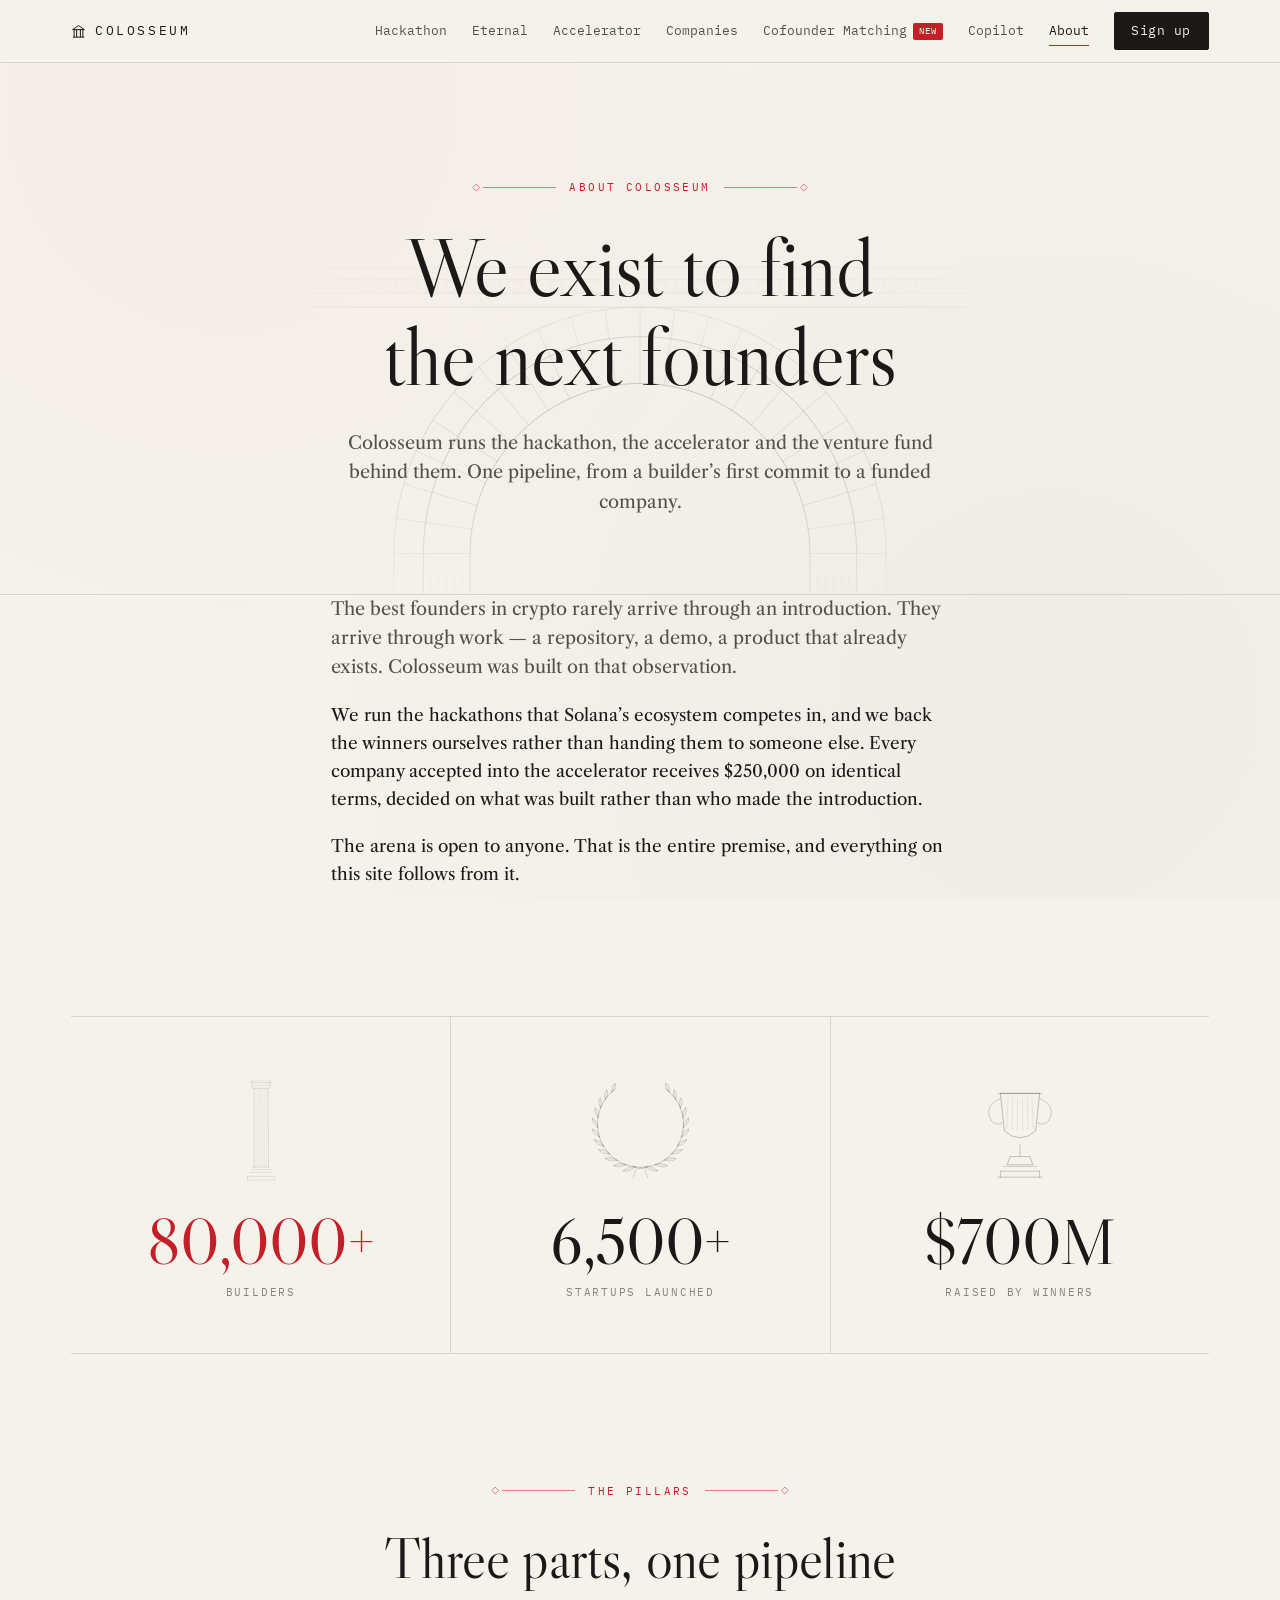
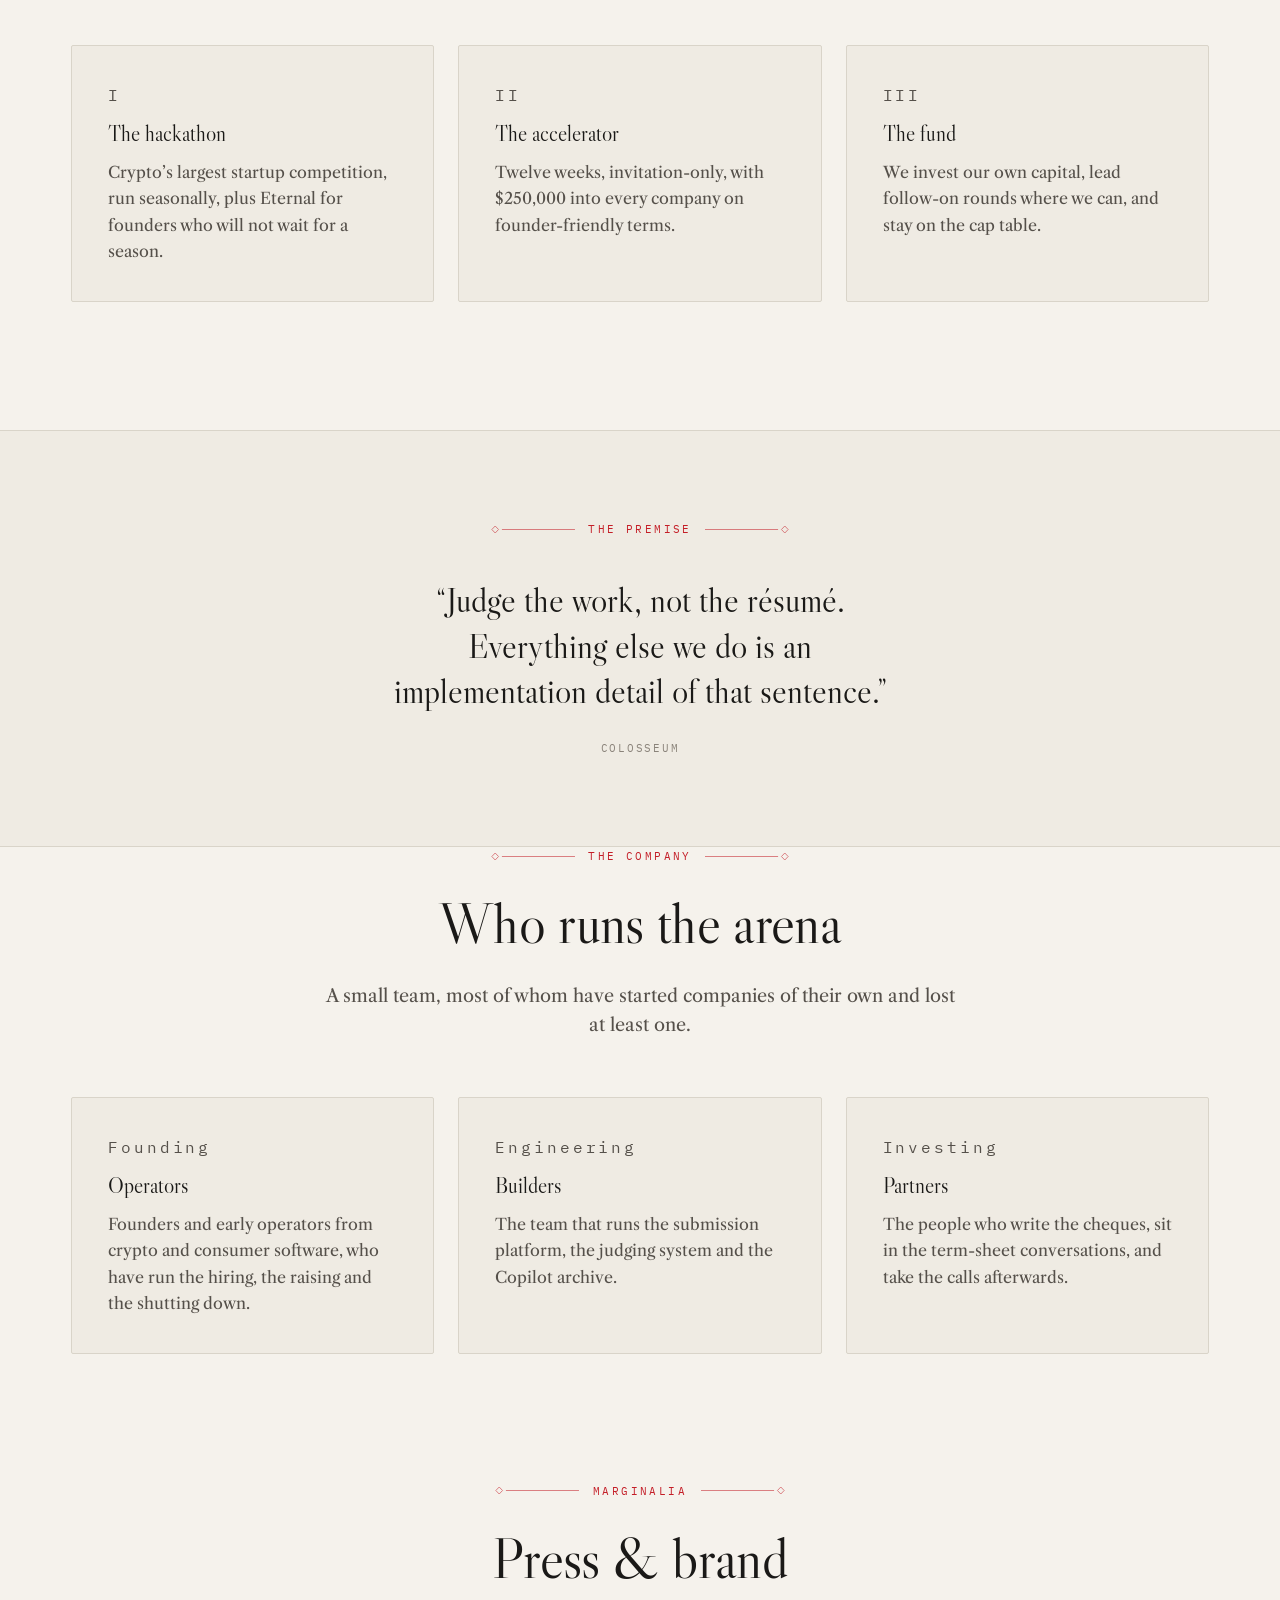
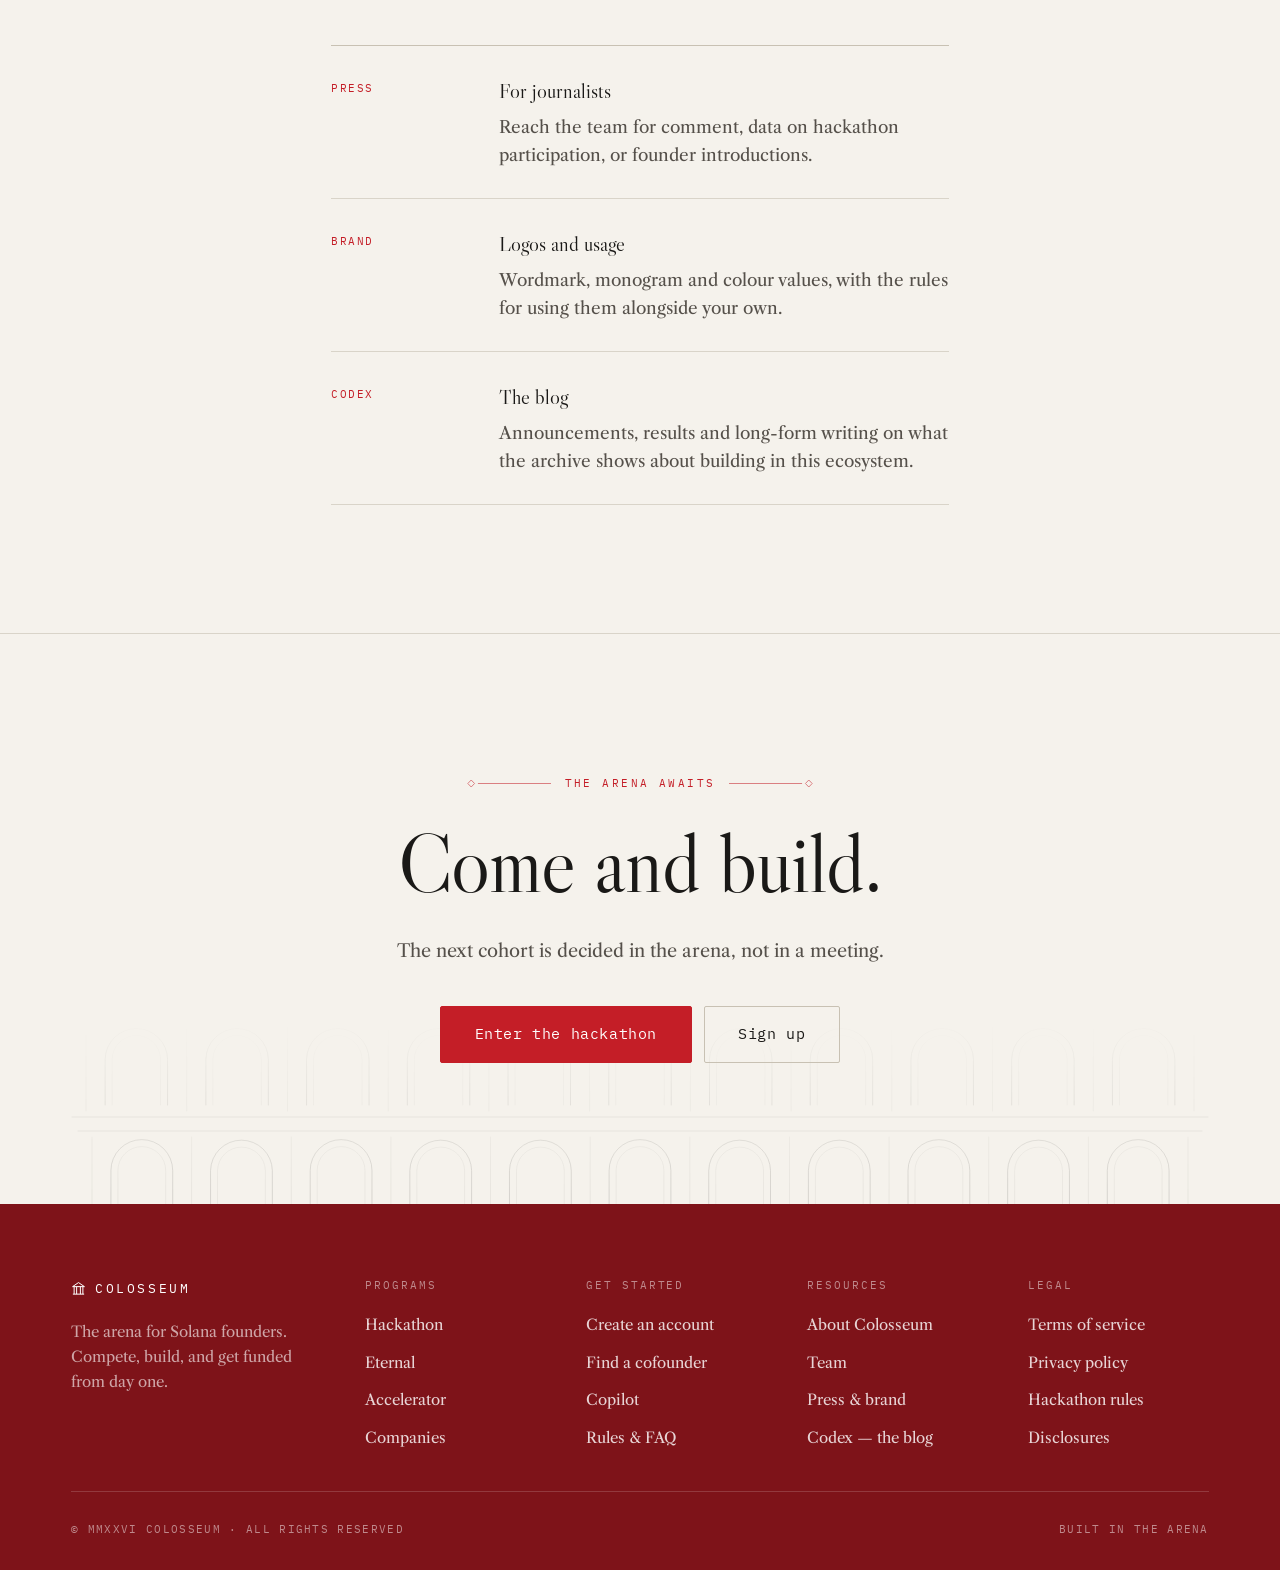
<file: site/about.html>
<!doctype html>
<html lang="en">
<head>
<meta charset="utf-8">
<meta name="viewport" content="width=device-width, initial-scale=1">
<title>About — Colosseum</title>
<meta name="description" content="Colosseum runs the hackathon, the accelerator and the fund behind Solana’s founders.">
<link rel="preconnect" href="https://fonts.googleapis.com">
<link rel="preconnect" href="https://fonts.gstatic.com" crossorigin>
<link href="https://fonts.googleapis.com/css2?family=Libre+Caslon+Display&family=Libre+Caslon+Text:ital,wght@0,400;0,700;1,400&family=IBM+Plex+Mono:wght@400;500&display=swap" rel="stylesheet">
<link rel="stylesheet" href="assets/css/base.css">
</head>
<body>
<header class="masthead">
    <div class="shell masthead__inner">
      <a class="wordmark" href="index.html"><svg viewBox="0 0 24 24" fill="none" stroke="currentColor" stroke-width="1.6" aria-hidden="true">
  <path d="M3 21h18M5 21V9m4 12V9m6 12V9m4 12V9M2.5 9h19L12 2.5 2.5 9Z"/></svg>Colosseum</a>
      <button class="masthead__burger" aria-expanded="false" aria-controls="nav">Menu</button>
      <nav class="masthead__nav" id="nav">
        <a href="hackathon.html">Hackathon</a>
        <a href="eternal.html">Eternal</a>
        <a href="accelerator.html">Accelerator</a>
        <a href="companies.html">Companies</a>
        <a href="cofounder-matching.html">Cofounder Matching<span class="pill">New</span></a>
        <a href="copilot.html">Copilot</a>
        <a href="about.html" aria-current="page">About</a>
        <a class="btn btn--ink" href="signup.html" style="padding:.45rem 1.05rem">Sign up</a>
      </nav>
    </div>
  </header>
<main>


<section class="pagehead">
  <div class="pagehead__art"><img src="assets/svg/arch.svg" alt=""></div>
  <div class="shell pagehead__inner">
    <p class="eyebrow" data-diamond>About Colosseum</p>
    <h1 class="display display--xl mt-3">We exist to find<br>the next founders</h1>
    <p class="lede measure mt-3">Colosseum runs the hackathon, the accelerator and the venture fund behind them. One pipeline, from a builder’s first commit to a funded company.</p>
    
  </div>
</section>

<section>
  <div class="shell shell--narrow prose">
    <p class="lede">The best founders in crypto rarely arrive through an introduction. They arrive through work — a repository, a demo, a product that already exists. Colosseum was built on that observation.</p>
    <p class="mt-3">We run the hackathons that Solana’s ecosystem competes in, and we back the winners ourselves rather than handing them to someone else. Every company accepted into the accelerator receives $250,000 on identical terms, decided on what was built rather than who made the introduction.</p>
    <p>The arena is open to anyone. That is the entire premise, and everything on this site follows from it.</p>
  </div>
</section>


<div class="shell"><div class="stats">
  
  <div class="stat" data-reveal>
    <img class="stat__art" src="assets/svg/column.svg" alt="">
    <p class="num red">80,000+</p>
    <p class="caption stat__label">Builders</p>
  </div>
  <div class="stat" data-reveal>
    <img class="stat__art" src="assets/svg/laurel.svg" alt="">
    <p class="num">6,500+</p>
    <p class="caption stat__label">Startups launched</p>
  </div>
  <div class="stat" data-reveal>
    <img class="stat__art" src="assets/svg/trophy.svg" alt="">
    <p class="num">$700M</p>
    <p class="caption stat__label">Raised by winners</p>
  </div>
</div></div>

<section>
  <div class="shell">
    
  <p class="eyebrow" data-diamond>The Pillars</p>
  <h2 class="display mt-3 center">Three parts, one pipeline</h2>
  
    <div class="mt-5">
<div class="grid grid--cards">
  
  <article class="card" data-reveal>
    <p class="card__numeral">I</p>
    <h3>The hackathon</h3>
    <p>Crypto’s largest startup competition, run seasonally, plus Eternal for founders who will not wait for a season.</p>
  </article>
  <article class="card" data-reveal>
    <p class="card__numeral">II</p>
    <h3>The accelerator</h3>
    <p>Twelve weeks, invitation-only, with $250,000 into every company on founder-friendly terms.</p>
  </article>
  <article class="card" data-reveal>
    <p class="card__numeral">III</p>
    <h3>The fund</h3>
    <p>We invest our own capital, lead follow-on rounds where we can, and stay on the cap table.</p>
  </article>
</div></div>
  </div>
</section>

<section class="band">
  <div class="shell shell--narrow center">
    <p class="eyebrow" data-diamond>The premise</p>
    <p class="pull mt-4">&ldquo;Judge the work, not the r&eacute;sum&eacute;. Everything else we do is an implementation detail of that sentence.&rdquo;</p>
    <p class="caption pull__attrib">Colosseum</p>
  </div>
</section>

<section id="team">
  <div class="shell">
    
  <p class="eyebrow" data-diamond>The Company</p>
  <h2 class="display mt-3 center">Who runs the arena</h2>
  <p class="lede measure center mt-3">A small team, most of whom have started companies of their own and lost at least one.</p>
    <div class="grid grid--cards mt-5">
      
      <article class="card" data-reveal>
        <p class="card__numeral">Founding</p>
        <h3>Operators</h3><p>Founders and early operators from crypto and consumer software, who have run the hiring, the raising and the shutting down.</p>
      </article>
      <article class="card" data-reveal>
        <p class="card__numeral">Engineering</p>
        <h3>Builders</h3><p>The team that runs the submission platform, the judging system and the Copilot archive.</p>
      </article>
      <article class="card" data-reveal>
        <p class="card__numeral">Investing</p>
        <h3>Partners</h3><p>The people who write the cheques, sit in the term-sheet conversations, and take the calls afterwards.</p>
      </article>
    </div>
  </div>
</section>

<section id="press">
  <div class="shell shell--narrow">
    
  <p class="eyebrow" data-diamond>Marginalia</p>
  <h2 class="display mt-3 center">Press &amp; brand</h2>
  
    <div class="mt-5">
<div class="timeline">
  
  <div class="timeline__item" data-reveal>
    <p class="timeline__when">Press</p>
    <div class="timeline__what"><h3>For journalists</h3><p>Reach the team for comment, data on hackathon participation, or founder introductions.</p></div>
  </div>
  <div class="timeline__item" data-reveal>
    <p class="timeline__when">Brand</p>
    <div class="timeline__what"><h3>Logos and usage</h3><p>Wordmark, monogram and colour values, with the rules for using them alongside your own.</p></div>
  </div>
  <div class="timeline__item" data-reveal>
    <p class="timeline__when">Codex</p>
    <div class="timeline__what"><h3>The blog</h3><p>Announcements, results and long-form writing on what the archive shows about building in this ecosystem.</p></div>
  </div>
</div></div>
  </div>
</section>


<section class="closer">
  <div class="closer__art"><img src="assets/svg/arcade.svg" alt=""></div>
  <div class="shell closer__inner">
    <p class="eyebrow" data-diamond>The arena awaits</p>
    <h2 class="display display--xl mt-3">Come and build.</h2>
    <p class="lede measure mt-3">The next cohort is decided in the arena, not in a meeting.</p>
    <div class="btn-row btn-row--center mt-4"><a class="btn btn--lg" href="hackathon.html">Enter the hackathon</a>
     <a class="btn btn--ghost btn--lg" href="signup.html">Sign up</a></div>
  </div>
</section>

</main>
<footer class="colophon">
  <div class="shell">
    <div class="colophon__top">
      <div class="colophon__brand">
        <a class="wordmark" href="index.html"><svg viewBox="0 0 24 24" fill="none" stroke="currentColor" stroke-width="1.6" aria-hidden="true">
  <path d="M3 21h18M5 21V9m4 12V9m6 12V9m4 12V9M2.5 9h19L12 2.5 2.5 9Z"/></svg>Colosseum</a>
        <p>The arena for Solana founders. Compete, build, and get funded from day one.</p>
      </div>
      <div>
        <h4>Programs</h4>
        <ul>
          <li><a href="hackathon.html">Hackathon</a></li>
          <li><a href="eternal.html">Eternal</a></li>
          <li><a href="accelerator.html">Accelerator</a></li>
          <li><a href="companies.html">Companies</a></li>
        </ul>
      </div>
      <div>
        <h4>Get started</h4>
        <ul>
          <li><a href="signup.html">Create an account</a></li>
          <li><a href="cofounder-matching.html">Find a cofounder</a></li>
          <li><a href="copilot.html">Copilot</a></li>
          <li><a href="hackathon.html#faq">Rules &amp; FAQ</a></li>
        </ul>
      </div>
      <div>
        <h4>Resources</h4>
        <ul>
          <li><a href="about.html">About Colosseum</a></li>
          <li><a href="about.html#team">Team</a></li>
          <li><a href="about.html#press">Press &amp; brand</a></li>
          <li><a href="#">Codex — the blog</a></li>
        </ul>
      </div>
      <div>
        <h4>Legal</h4>
        <ul>
          <li><a href="#">Terms of service</a></li>
          <li><a href="#">Privacy policy</a></li>
          <li><a href="#">Hackathon rules</a></li>
          <li><a href="#">Disclosures</a></li>
        </ul>
      </div>
    </div>
    <div class="colophon__bottom">
      <span>© MMXXVI Colosseum · All rights reserved</span>
      <span class="spacer"></span>
      <span>Built in the arena</span>
    </div>
  </div>
</footer>
<script src="assets/js/site.js"></script>
</body>
</html>
</file>
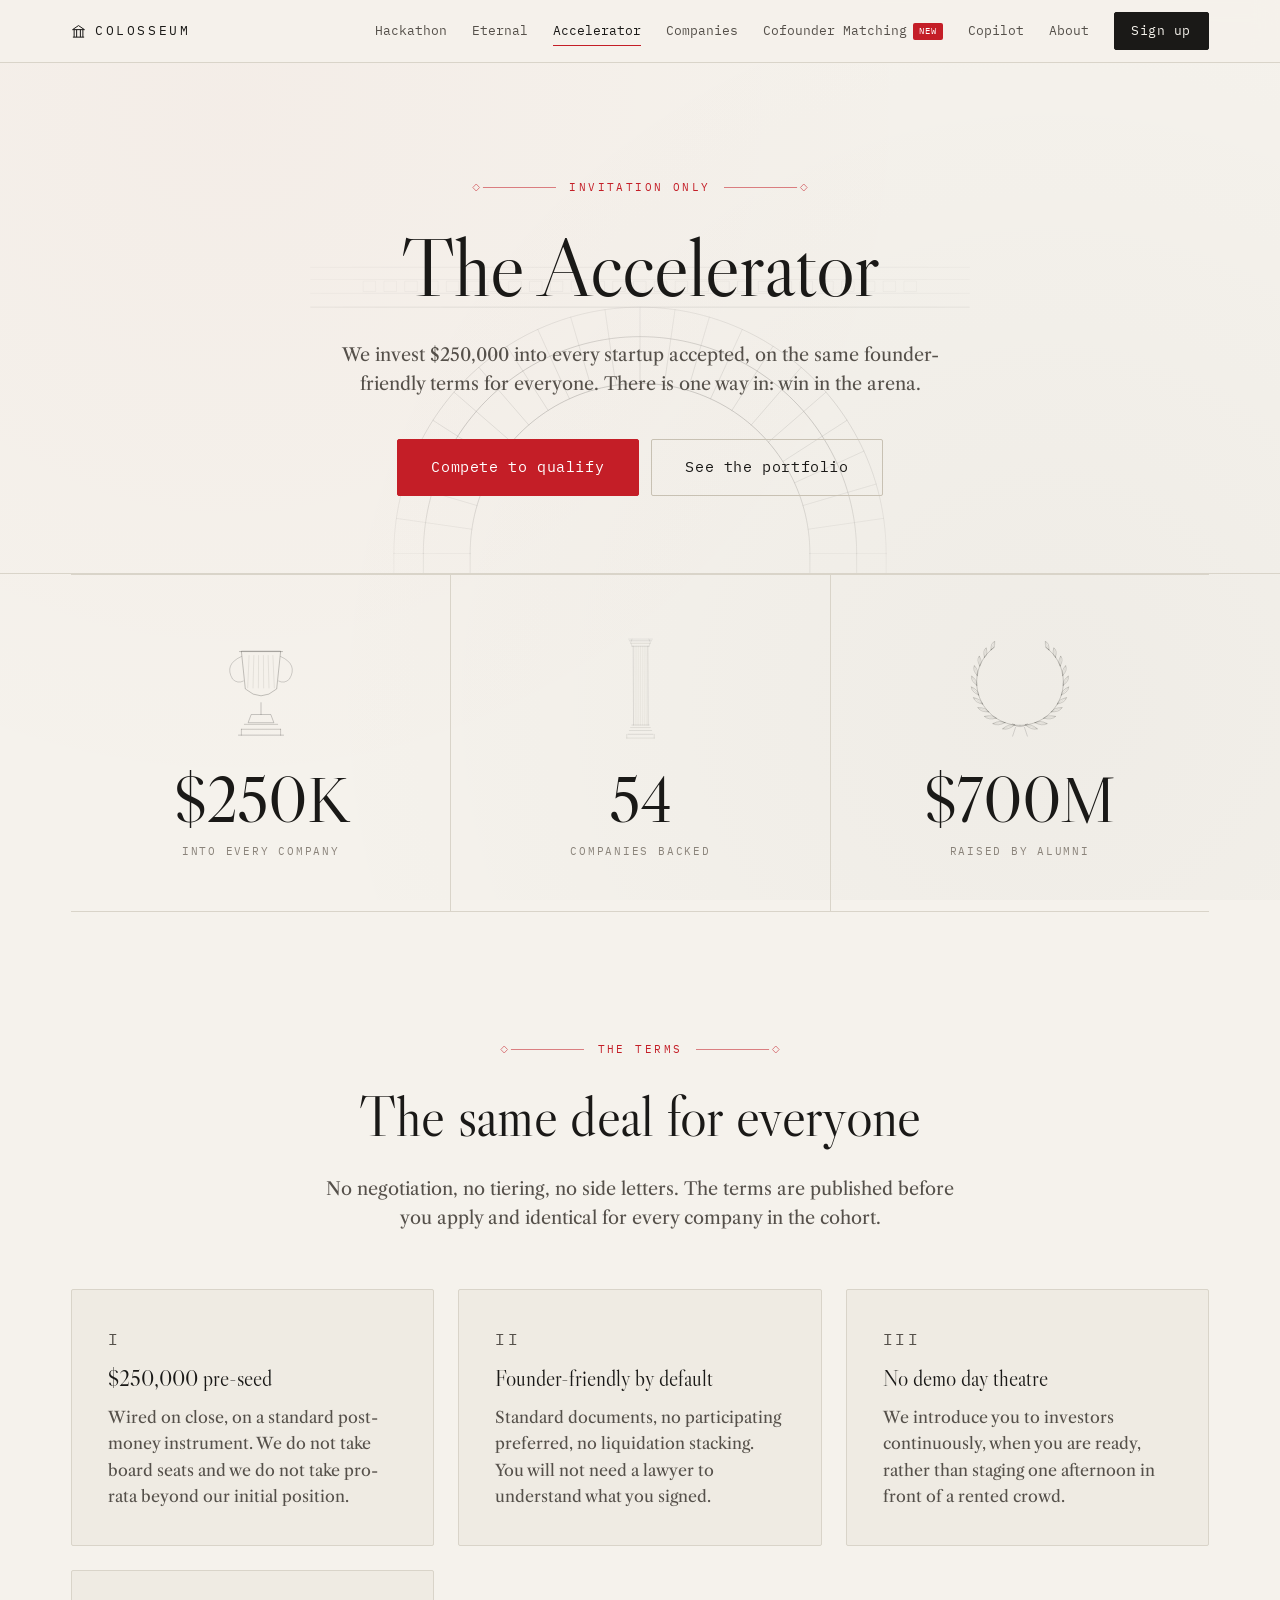
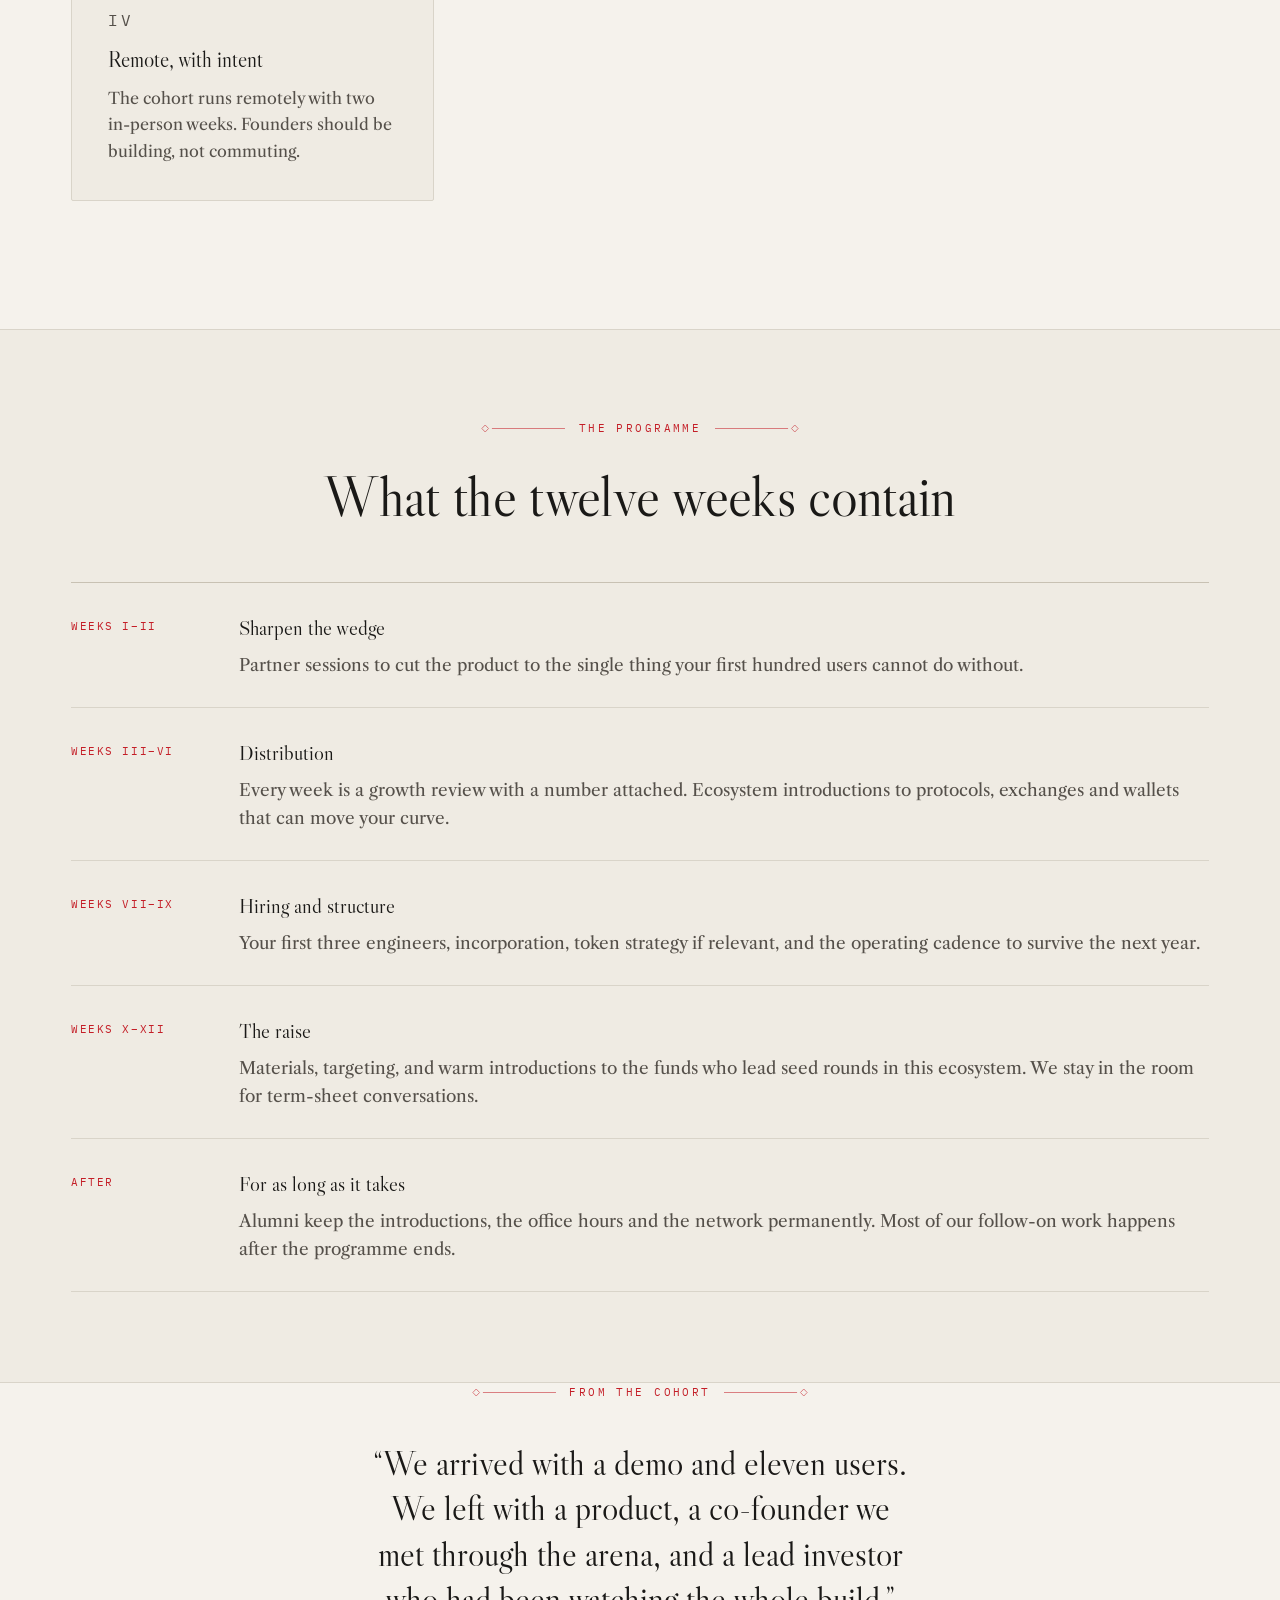
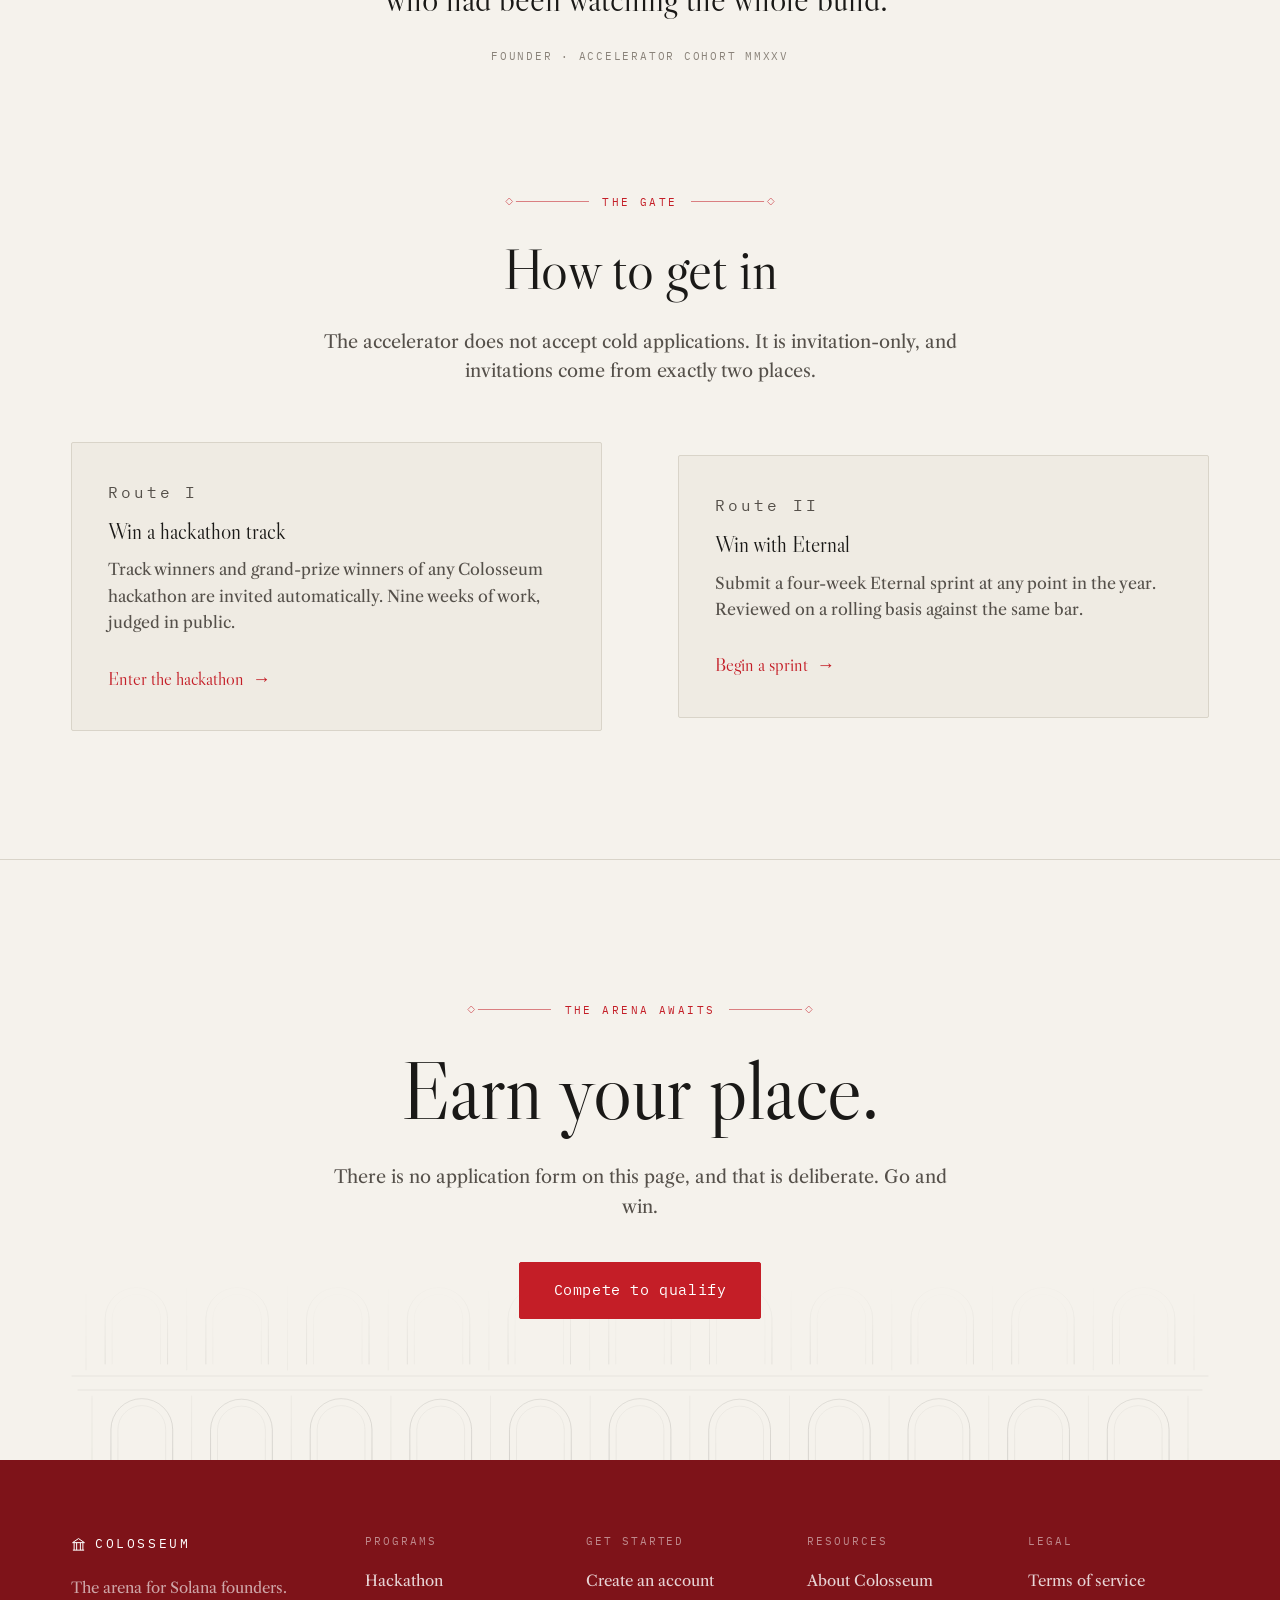
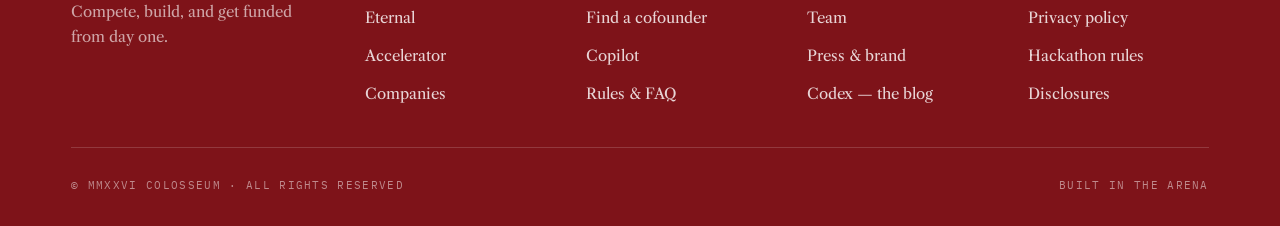
<file: site/accelerator.html>
<!doctype html>
<html lang="en">
<head>
<meta charset="utf-8">
<meta name="viewport" content="width=device-width, initial-scale=1">
<title>Accelerator — Colosseum</title>
<meta name="description" content="$250,000 into every company, on founder-friendly terms.">
<link rel="preconnect" href="https://fonts.googleapis.com">
<link rel="preconnect" href="https://fonts.gstatic.com" crossorigin>
<link href="https://fonts.googleapis.com/css2?family=Libre+Caslon+Display&family=Libre+Caslon+Text:ital,wght@0,400;0,700;1,400&family=IBM+Plex+Mono:wght@400;500&display=swap" rel="stylesheet">
<link rel="stylesheet" href="assets/css/base.css">
</head>
<body>
<header class="masthead">
    <div class="shell masthead__inner">
      <a class="wordmark" href="index.html"><svg viewBox="0 0 24 24" fill="none" stroke="currentColor" stroke-width="1.6" aria-hidden="true">
  <path d="M3 21h18M5 21V9m4 12V9m6 12V9m4 12V9M2.5 9h19L12 2.5 2.5 9Z"/></svg>Colosseum</a>
      <button class="masthead__burger" aria-expanded="false" aria-controls="nav">Menu</button>
      <nav class="masthead__nav" id="nav">
        <a href="hackathon.html">Hackathon</a>
        <a href="eternal.html">Eternal</a>
        <a href="accelerator.html" aria-current="page">Accelerator</a>
        <a href="companies.html">Companies</a>
        <a href="cofounder-matching.html">Cofounder Matching<span class="pill">New</span></a>
        <a href="copilot.html">Copilot</a>
        <a href="about.html">About</a>
        <a class="btn btn--ink" href="signup.html" style="padding:.45rem 1.05rem">Sign up</a>
      </nav>
    </div>
  </header>
<main>


<section class="pagehead">
  <div class="pagehead__art"><img src="assets/svg/arch.svg" alt=""></div>
  <div class="shell pagehead__inner">
    <p class="eyebrow" data-diamond>Invitation Only</p>
    <h1 class="display display--xl mt-3">The Accelerator</h1>
    <p class="lede measure mt-3">We invest $250,000 into every startup accepted, on the same founder-friendly terms for everyone. There is one way in: win in the arena.</p>
    <div class="btn-row btn-row--center mt-4"><a class="btn btn--lg" href="hackathon.html">Compete to qualify</a>
              <a class="btn btn--ghost btn--lg" href="companies.html">See the portfolio</a></div>
  </div>
</section>


<div class="shell"><div class="stats">
  
  <div class="stat" data-reveal>
    <img class="stat__art" src="assets/svg/trophy.svg" alt="">
    <p class="num">$250K</p>
    <p class="caption stat__label">Into every company</p>
  </div>
  <div class="stat" data-reveal>
    <img class="stat__art" src="assets/svg/column.svg" alt="">
    <p class="num">54</p>
    <p class="caption stat__label">Companies backed</p>
  </div>
  <div class="stat" data-reveal>
    <img class="stat__art" src="assets/svg/laurel.svg" alt="">
    <p class="num">$700M</p>
    <p class="caption stat__label">Raised by alumni</p>
  </div>
</div></div>

<section>
  <div class="shell">
    
  <p class="eyebrow" data-diamond>The Terms</p>
  <h2 class="display mt-3 center">The same deal for everyone</h2>
  <p class="lede measure center mt-3">No negotiation, no tiering, no side letters. The terms are published before you apply and identical for every company in the cohort.</p>
    <div class="mt-5">
<div class="grid grid--cards">
  
  <article class="card" data-reveal>
    <p class="card__numeral">I</p>
    <h3>$250,000 pre-seed</h3>
    <p>Wired on close, on a standard post-money instrument. We do not take board seats and we do not take pro-rata beyond our initial position.</p>
  </article>
  <article class="card" data-reveal>
    <p class="card__numeral">II</p>
    <h3>Founder-friendly by default</h3>
    <p>Standard documents, no participating preferred, no liquidation stacking. You will not need a lawyer to understand what you signed.</p>
  </article>
  <article class="card" data-reveal>
    <p class="card__numeral">III</p>
    <h3>No demo day theatre</h3>
    <p>We introduce you to investors continuously, when you are ready, rather than staging one afternoon in front of a rented crowd.</p>
  </article>
  <article class="card" data-reveal>
    <p class="card__numeral">IV</p>
    <h3>Remote, with intent</h3>
    <p>The cohort runs remotely with two in-person weeks. Founders should be building, not commuting.</p>
  </article>
</div></div>
  </div>
</section>

<section class="band">
  <div class="shell">
    
  <p class="eyebrow" data-diamond>The Programme</p>
  <h2 class="display mt-3 center">What the twelve weeks contain</h2>
  
    <div class="mt-5">
<div class="timeline">
  
  <div class="timeline__item" data-reveal>
    <p class="timeline__when">Weeks I–II</p>
    <div class="timeline__what"><h3>Sharpen the wedge</h3><p>Partner sessions to cut the product to the single thing your first hundred users cannot do without.</p></div>
  </div>
  <div class="timeline__item" data-reveal>
    <p class="timeline__when">Weeks III–VI</p>
    <div class="timeline__what"><h3>Distribution</h3><p>Every week is a growth review with a number attached. Ecosystem introductions to protocols, exchanges and wallets that can move your curve.</p></div>
  </div>
  <div class="timeline__item" data-reveal>
    <p class="timeline__when">Weeks VII–IX</p>
    <div class="timeline__what"><h3>Hiring and structure</h3><p>Your first three engineers, incorporation, token strategy if relevant, and the operating cadence to survive the next year.</p></div>
  </div>
  <div class="timeline__item" data-reveal>
    <p class="timeline__when">Weeks X–XII</p>
    <div class="timeline__what"><h3>The raise</h3><p>Materials, targeting, and warm introductions to the funds who lead seed rounds in this ecosystem. We stay in the room for term-sheet conversations.</p></div>
  </div>
  <div class="timeline__item" data-reveal>
    <p class="timeline__when">After</p>
    <div class="timeline__what"><h3>For as long as it takes</h3><p>Alumni keep the introductions, the office hours and the network permanently. Most of our follow-on work happens after the programme ends.</p></div>
  </div>
</div></div>
  </div>
</section>

<section>
  <div class="shell shell--narrow center">
    <p class="eyebrow" data-diamond>From the cohort</p>
    <p class="pull mt-4">&ldquo;We arrived with a demo and eleven users. We left with a product, a co-founder we met through the arena, and a lead investor who had been watching the whole build.&rdquo;</p>
    <p class="caption pull__attrib">Founder · Accelerator cohort MMXXV</p>
  </div>
</section>

<section>
  <div class="shell">
    
  <p class="eyebrow" data-diamond>The Gate</p>
  <h2 class="display mt-3 center">How to get in</h2>
  <p class="lede measure center mt-3">The accelerator does not accept cold applications. It is invitation-only, and invitations come from exactly two places.</p>
    <div class="split mt-5">
      <article class="card" data-reveal>
        <p class="card__numeral">Route I</p>
        <h3>Win a hackathon track</h3>
        <p>Track winners and grand-prize winners of any Colosseum hackathon are invited automatically. Nine weeks of work, judged in public.</p>
        <a class="link-arrow mt-2" href="hackathon.html">Enter the hackathon <span>→</span></a>
      </article>
      <article class="card" data-reveal>
        <p class="card__numeral">Route II</p>
        <h3>Win with Eternal</h3>
        <p>Submit a four-week Eternal sprint at any point in the year. Reviewed on a rolling basis against the same bar.</p>
        <a class="link-arrow mt-2" href="eternal.html">Begin a sprint <span>→</span></a>
      </article>
    </div>
  </div>
</section>


<section class="closer">
  <div class="closer__art"><img src="assets/svg/arcade.svg" alt=""></div>
  <div class="shell closer__inner">
    <p class="eyebrow" data-diamond>The arena awaits</p>
    <h2 class="display display--xl mt-3">Earn your place.</h2>
    <p class="lede measure mt-3">There is no application form on this page, and that is deliberate. Go and win.</p>
    <div class="btn-row btn-row--center mt-4"><a class="btn btn--lg" href="hackathon.html">Compete to qualify</a></div>
  </div>
</section>

</main>
<footer class="colophon">
  <div class="shell">
    <div class="colophon__top">
      <div class="colophon__brand">
        <a class="wordmark" href="index.html"><svg viewBox="0 0 24 24" fill="none" stroke="currentColor" stroke-width="1.6" aria-hidden="true">
  <path d="M3 21h18M5 21V9m4 12V9m6 12V9m4 12V9M2.5 9h19L12 2.5 2.5 9Z"/></svg>Colosseum</a>
        <p>The arena for Solana founders. Compete, build, and get funded from day one.</p>
      </div>
      <div>
        <h4>Programs</h4>
        <ul>
          <li><a href="hackathon.html">Hackathon</a></li>
          <li><a href="eternal.html">Eternal</a></li>
          <li><a href="accelerator.html">Accelerator</a></li>
          <li><a href="companies.html">Companies</a></li>
        </ul>
      </div>
      <div>
        <h4>Get started</h4>
        <ul>
          <li><a href="signup.html">Create an account</a></li>
          <li><a href="cofounder-matching.html">Find a cofounder</a></li>
          <li><a href="copilot.html">Copilot</a></li>
          <li><a href="hackathon.html#faq">Rules &amp; FAQ</a></li>
        </ul>
      </div>
      <div>
        <h4>Resources</h4>
        <ul>
          <li><a href="about.html">About Colosseum</a></li>
          <li><a href="about.html#team">Team</a></li>
          <li><a href="about.html#press">Press &amp; brand</a></li>
          <li><a href="#">Codex — the blog</a></li>
        </ul>
      </div>
      <div>
        <h4>Legal</h4>
        <ul>
          <li><a href="#">Terms of service</a></li>
          <li><a href="#">Privacy policy</a></li>
          <li><a href="#">Hackathon rules</a></li>
          <li><a href="#">Disclosures</a></li>
        </ul>
      </div>
    </div>
    <div class="colophon__bottom">
      <span>© MMXXVI Colosseum · All rights reserved</span>
      <span class="spacer"></span>
      <span>Built in the arena</span>
    </div>
  </div>
</footer>
<script src="assets/js/site.js"></script>
</body>
</html>
</file>
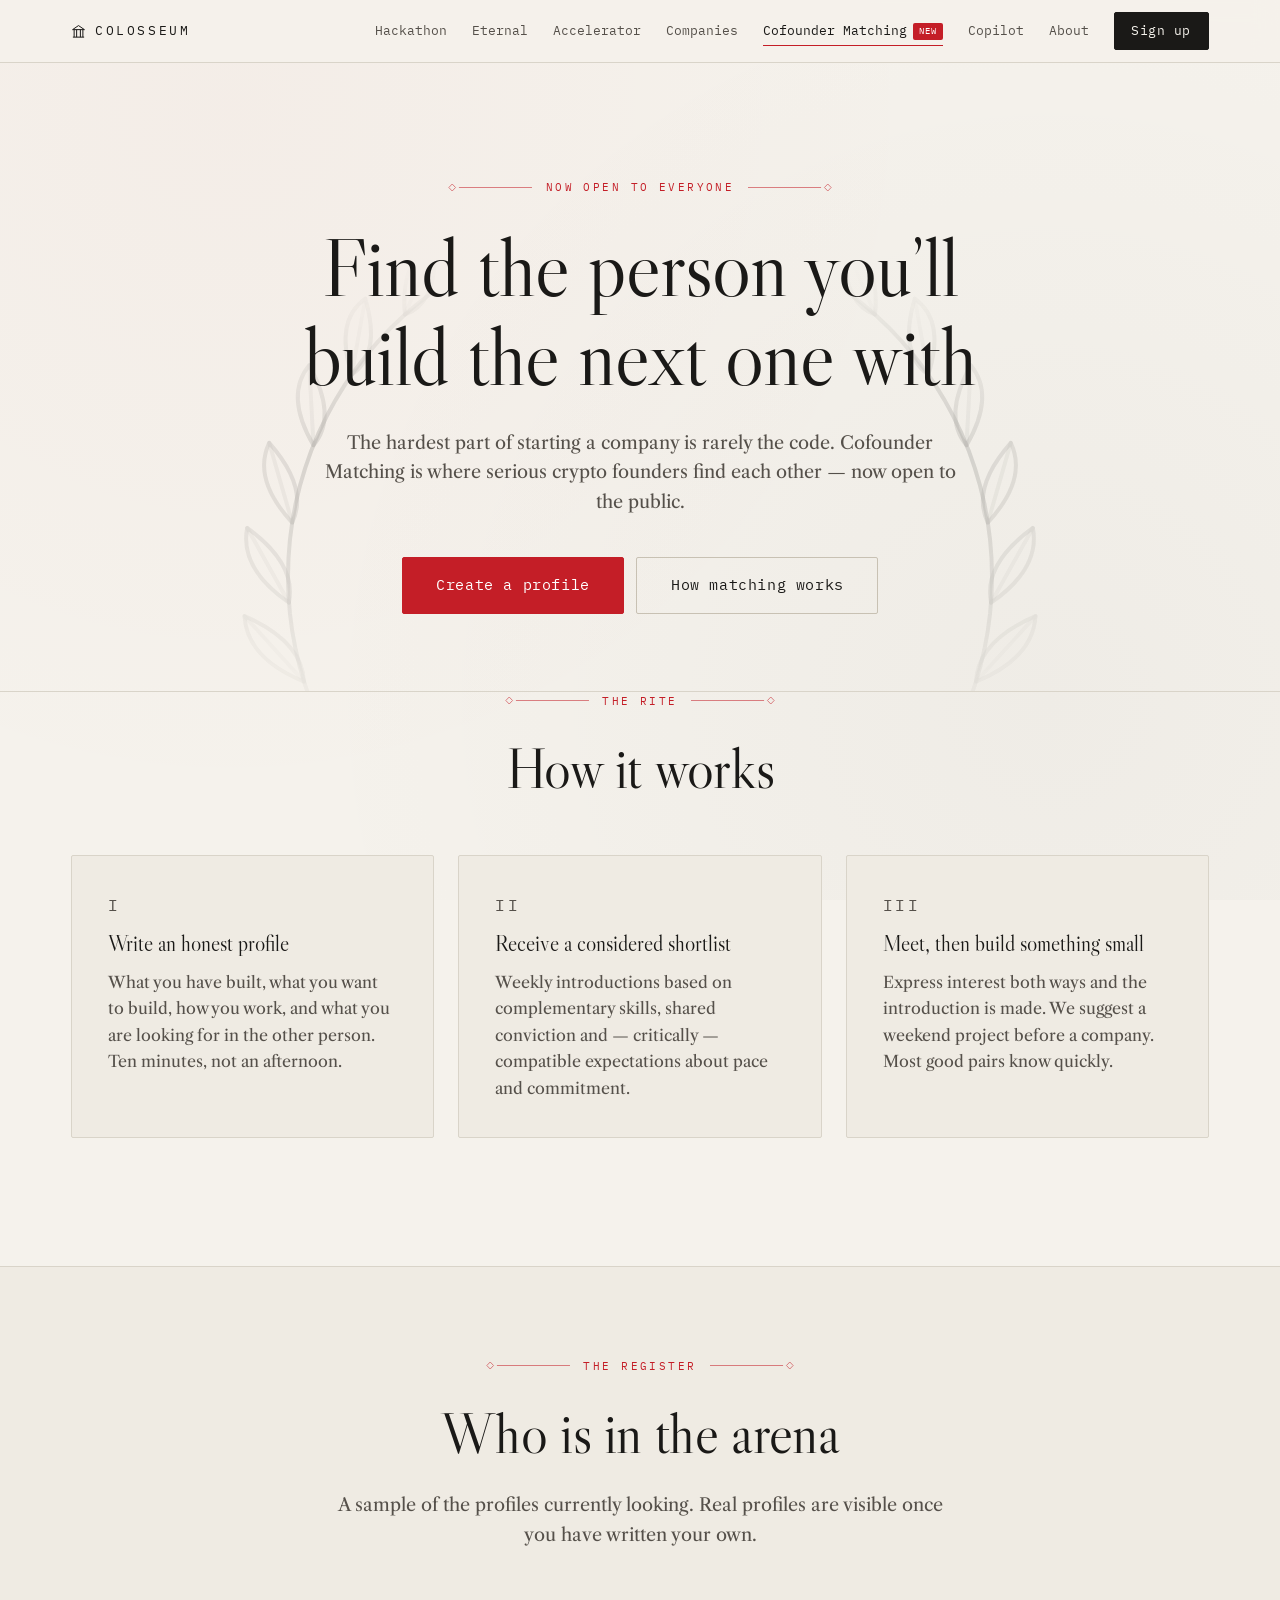
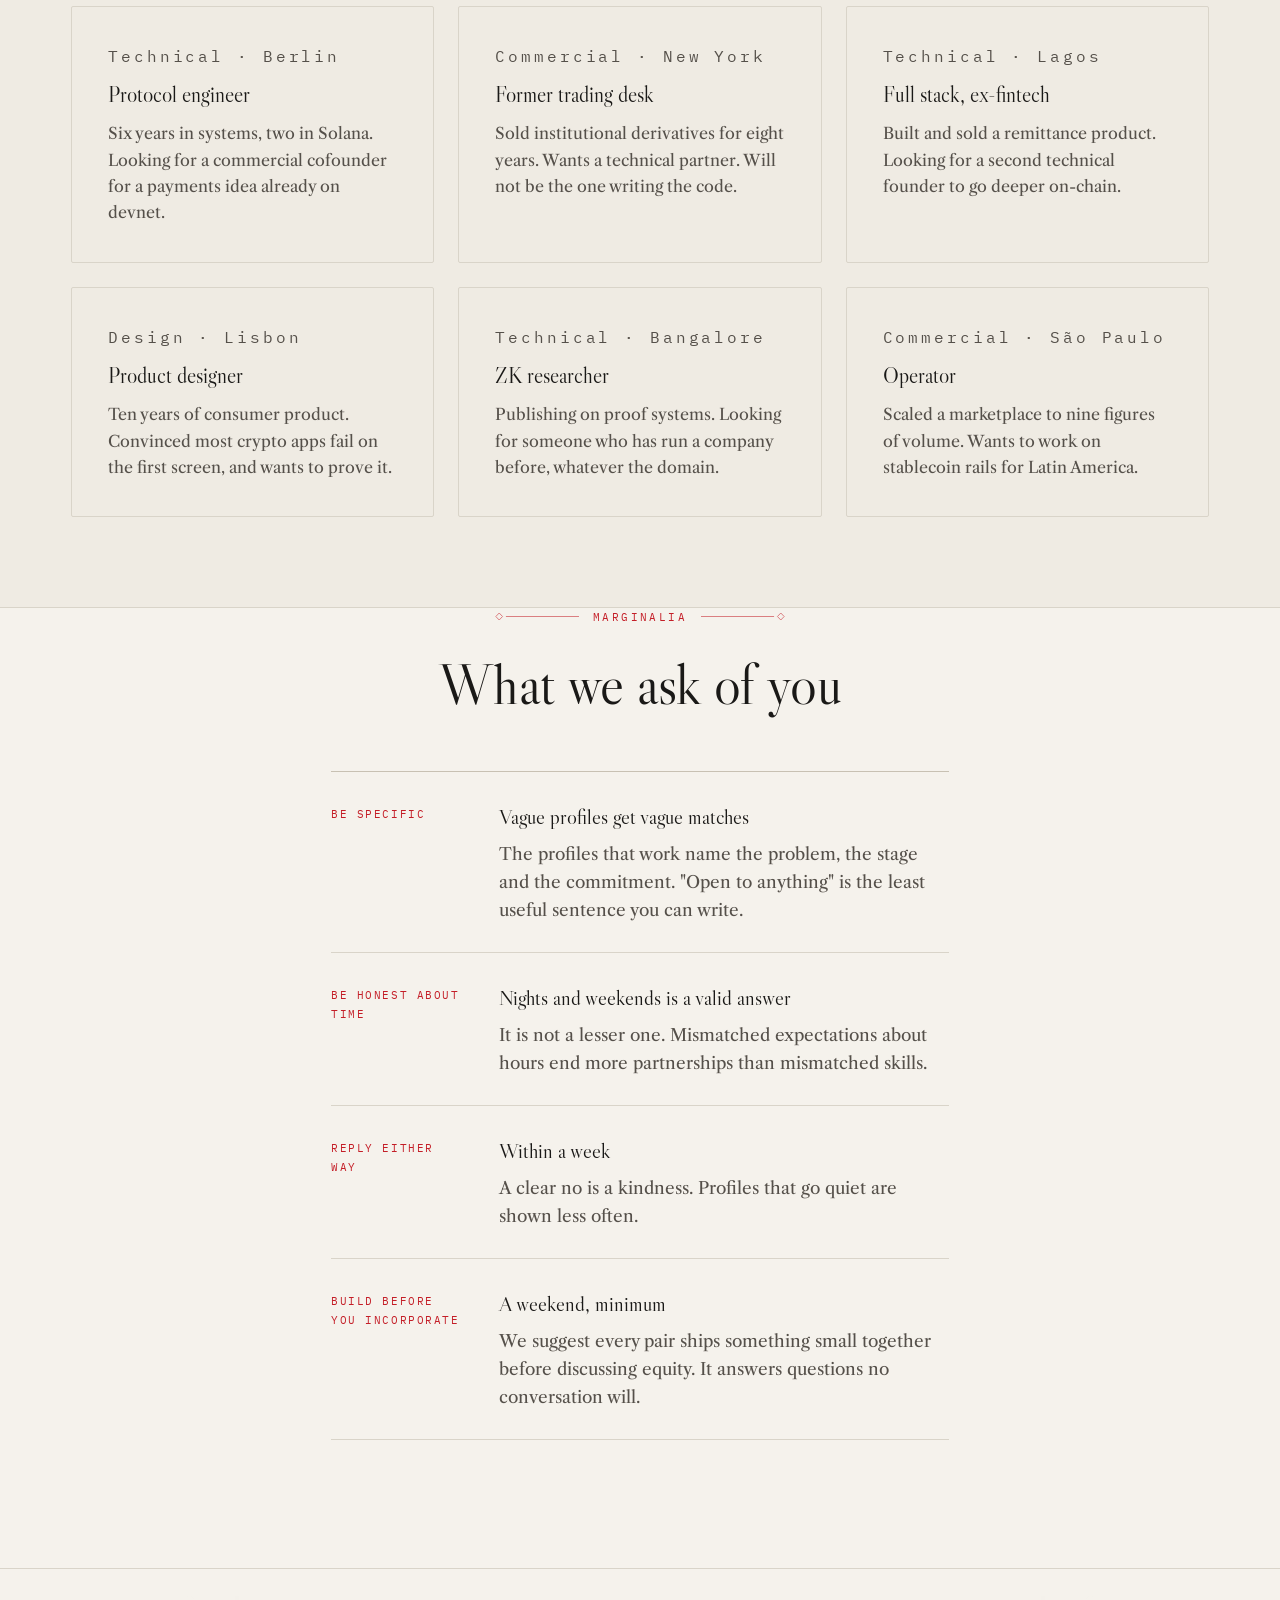
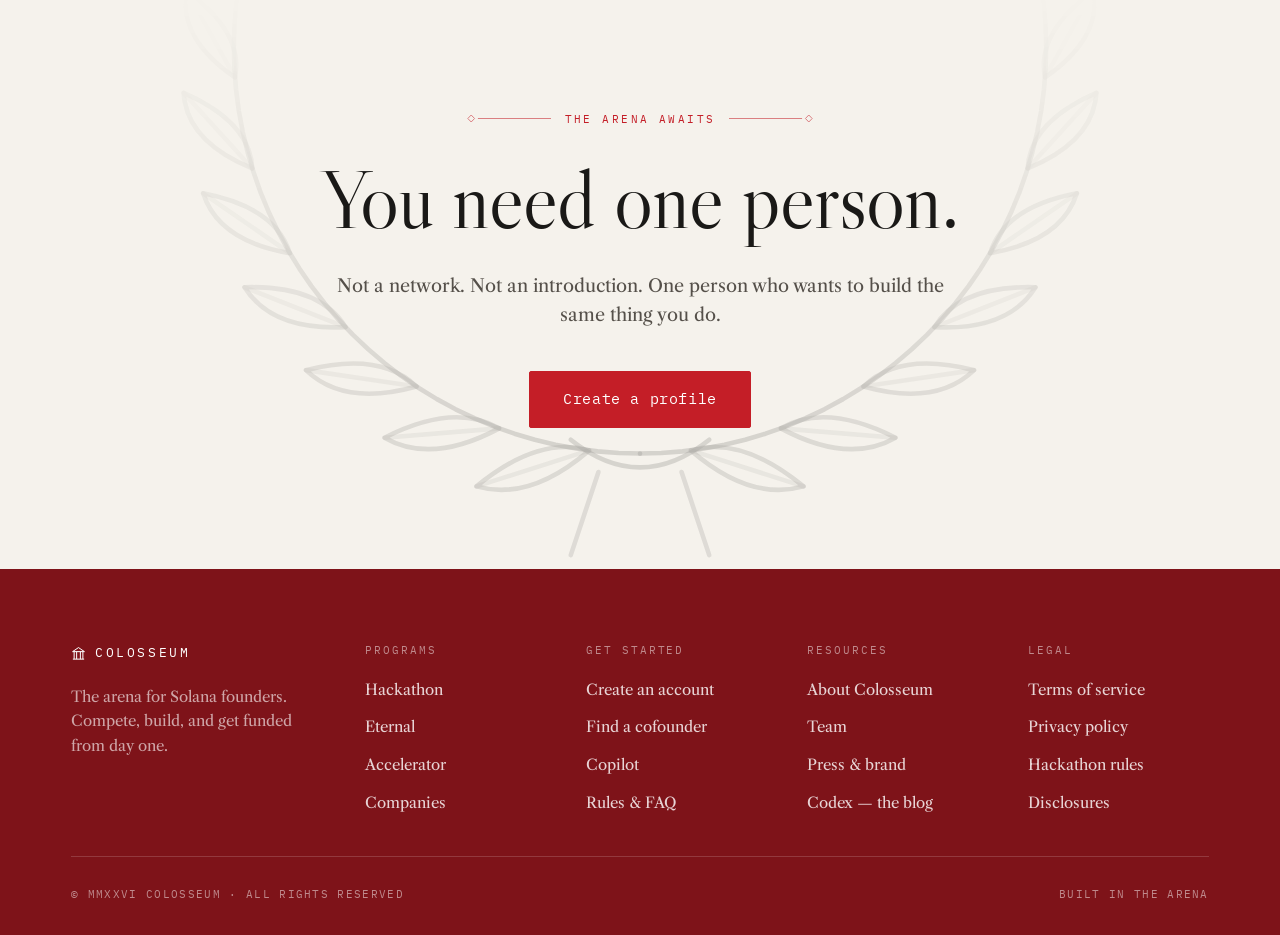
<file: site/cofounder-matching.html>
<!doctype html>
<html lang="en">
<head>
<meta charset="utf-8">
<meta name="viewport" content="width=device-width, initial-scale=1">
<title>Cofounder Matching — Colosseum</title>
<meta name="description" content="Find the person you will build your next company with.">
<link rel="preconnect" href="https://fonts.googleapis.com">
<link rel="preconnect" href="https://fonts.gstatic.com" crossorigin>
<link href="https://fonts.googleapis.com/css2?family=Libre+Caslon+Display&family=Libre+Caslon+Text:ital,wght@0,400;0,700;1,400&family=IBM+Plex+Mono:wght@400;500&display=swap" rel="stylesheet">
<link rel="stylesheet" href="assets/css/base.css">
</head>
<body>
<header class="masthead">
    <div class="shell masthead__inner">
      <a class="wordmark" href="index.html"><svg viewBox="0 0 24 24" fill="none" stroke="currentColor" stroke-width="1.6" aria-hidden="true">
  <path d="M3 21h18M5 21V9m4 12V9m6 12V9m4 12V9M2.5 9h19L12 2.5 2.5 9Z"/></svg>Colosseum</a>
      <button class="masthead__burger" aria-expanded="false" aria-controls="nav">Menu</button>
      <nav class="masthead__nav" id="nav">
        <a href="hackathon.html">Hackathon</a>
        <a href="eternal.html">Eternal</a>
        <a href="accelerator.html">Accelerator</a>
        <a href="companies.html">Companies</a>
        <a href="cofounder-matching.html" aria-current="page">Cofounder Matching<span class="pill">New</span></a>
        <a href="copilot.html">Copilot</a>
        <a href="about.html">About</a>
        <a class="btn btn--ink" href="signup.html" style="padding:.45rem 1.05rem">Sign up</a>
      </nav>
    </div>
  </header>
<main>


<section class="pagehead">
  <div class="pagehead__art"><img src="assets/svg/laurel.svg" alt=""></div>
  <div class="shell pagehead__inner">
    <p class="eyebrow" data-diamond>Now open to everyone</p>
    <h1 class="display display--xl mt-3">Find the person you’ll<br>build the next one with</h1>
    <p class="lede measure mt-3">The hardest part of starting a company is rarely the code. Cofounder Matching is where serious crypto founders find each other — now open to the public.</p>
    <div class="btn-row btn-row--center mt-4"><a class="btn btn--lg" href="signup.html">Create a profile</a>
              <a class="btn btn--ghost btn--lg" href="#how">How matching works</a></div>
  </div>
</section>

<section id="how">
  <div class="shell">
    
  <p class="eyebrow" data-diamond>The Rite</p>
  <h2 class="display mt-3 center">How it works</h2>
  
    <div class="mt-5">
<div class="grid grid--cards">
  
  <article class="card" data-reveal>
    <p class="card__numeral">I</p>
    <h3>Write an honest profile</h3>
    <p>What you have built, what you want to build, how you work, and what you are looking for in the other person. Ten minutes, not an afternoon.</p>
  </article>
  <article class="card" data-reveal>
    <p class="card__numeral">II</p>
    <h3>Receive a considered shortlist</h3>
    <p>Weekly introductions based on complementary skills, shared conviction and — critically — compatible expectations about pace and commitment.</p>
  </article>
  <article class="card" data-reveal>
    <p class="card__numeral">III</p>
    <h3>Meet, then build something small</h3>
    <p>Express interest both ways and the introduction is made. We suggest a weekend project before a company. Most good pairs know quickly.</p>
  </article>
</div></div>
  </div>
</section>

<section class="band">
  <div class="shell">
    
  <p class="eyebrow" data-diamond>The Register</p>
  <h2 class="display mt-3 center">Who is in the arena</h2>
  <p class="lede measure center mt-3">A sample of the profiles currently looking. Real profiles are visible once you have written your own.</p>
    <div class="grid grid--cards mt-5">
      
      <article class="card" data-reveal>
        <p class="card__numeral">Technical · Berlin</p>
        <h3>Protocol engineer</h3><p>Six years in systems, two in Solana. Looking for a commercial cofounder for a payments idea already on devnet.</p>
      </article>
      <article class="card" data-reveal>
        <p class="card__numeral">Commercial · New York</p>
        <h3>Former trading desk</h3><p>Sold institutional derivatives for eight years. Wants a technical partner. Will not be the one writing the code.</p>
      </article>
      <article class="card" data-reveal>
        <p class="card__numeral">Technical · Lagos</p>
        <h3>Full stack, ex-fintech</h3><p>Built and sold a remittance product. Looking for a second technical founder to go deeper on-chain.</p>
      </article>
      <article class="card" data-reveal>
        <p class="card__numeral">Design · Lisbon</p>
        <h3>Product designer</h3><p>Ten years of consumer product. Convinced most crypto apps fail on the first screen, and wants to prove it.</p>
      </article>
      <article class="card" data-reveal>
        <p class="card__numeral">Technical · Bangalore</p>
        <h3>ZK researcher</h3><p>Publishing on proof systems. Looking for someone who has run a company before, whatever the domain.</p>
      </article>
      <article class="card" data-reveal>
        <p class="card__numeral">Commercial · São Paulo</p>
        <h3>Operator</h3><p>Scaled a marketplace to nine figures of volume. Wants to work on stablecoin rails for Latin America.</p>
      </article>
    </div>
  </div>
</section>

<section>
  <div class="shell shell--narrow">
    
  <p class="eyebrow" data-diamond>Marginalia</p>
  <h2 class="display mt-3 center">What we ask of you</h2>
  
    <div class="mt-5">
<div class="timeline">
  
  <div class="timeline__item" data-reveal>
    <p class="timeline__when">Be specific</p>
    <div class="timeline__what"><h3>Vague profiles get vague matches</h3><p>The profiles that work name the problem, the stage and the commitment. "Open to anything" is the least useful sentence you can write.</p></div>
  </div>
  <div class="timeline__item" data-reveal>
    <p class="timeline__when">Be honest about time</p>
    <div class="timeline__what"><h3>Nights and weekends is a valid answer</h3><p>It is not a lesser one. Mismatched expectations about hours end more partnerships than mismatched skills.</p></div>
  </div>
  <div class="timeline__item" data-reveal>
    <p class="timeline__when">Reply either way</p>
    <div class="timeline__what"><h3>Within a week</h3><p>A clear no is a kindness. Profiles that go quiet are shown less often.</p></div>
  </div>
  <div class="timeline__item" data-reveal>
    <p class="timeline__when">Build before you incorporate</p>
    <div class="timeline__what"><h3>A weekend, minimum</h3><p>We suggest every pair ships something small together before discussing equity. It answers questions no conversation will.</p></div>
  </div>
</div></div>
  </div>
</section>


<section class="closer">
  <div class="closer__art"><img src="assets/svg/laurel.svg" alt=""></div>
  <div class="shell closer__inner">
    <p class="eyebrow" data-diamond>The arena awaits</p>
    <h2 class="display display--xl mt-3">You need one person.</h2>
    <p class="lede measure mt-3">Not a network. Not an introduction. One person who wants to build the same thing you do.</p>
    <div class="btn-row btn-row--center mt-4"><a class="btn btn--lg" href="signup.html">Create a profile</a></div>
  </div>
</section>

</main>
<footer class="colophon">
  <div class="shell">
    <div class="colophon__top">
      <div class="colophon__brand">
        <a class="wordmark" href="index.html"><svg viewBox="0 0 24 24" fill="none" stroke="currentColor" stroke-width="1.6" aria-hidden="true">
  <path d="M3 21h18M5 21V9m4 12V9m6 12V9m4 12V9M2.5 9h19L12 2.5 2.5 9Z"/></svg>Colosseum</a>
        <p>The arena for Solana founders. Compete, build, and get funded from day one.</p>
      </div>
      <div>
        <h4>Programs</h4>
        <ul>
          <li><a href="hackathon.html">Hackathon</a></li>
          <li><a href="eternal.html">Eternal</a></li>
          <li><a href="accelerator.html">Accelerator</a></li>
          <li><a href="companies.html">Companies</a></li>
        </ul>
      </div>
      <div>
        <h4>Get started</h4>
        <ul>
          <li><a href="signup.html">Create an account</a></li>
          <li><a href="cofounder-matching.html">Find a cofounder</a></li>
          <li><a href="copilot.html">Copilot</a></li>
          <li><a href="hackathon.html#faq">Rules &amp; FAQ</a></li>
        </ul>
      </div>
      <div>
        <h4>Resources</h4>
        <ul>
          <li><a href="about.html">About Colosseum</a></li>
          <li><a href="about.html#team">Team</a></li>
          <li><a href="about.html#press">Press &amp; brand</a></li>
          <li><a href="#">Codex — the blog</a></li>
        </ul>
      </div>
      <div>
        <h4>Legal</h4>
        <ul>
          <li><a href="#">Terms of service</a></li>
          <li><a href="#">Privacy policy</a></li>
          <li><a href="#">Hackathon rules</a></li>
          <li><a href="#">Disclosures</a></li>
        </ul>
      </div>
    </div>
    <div class="colophon__bottom">
      <span>© MMXXVI Colosseum · All rights reserved</span>
      <span class="spacer"></span>
      <span>Built in the arena</span>
    </div>
  </div>
</footer>
<script src="assets/js/site.js"></script>
</body>
</html>
</file>
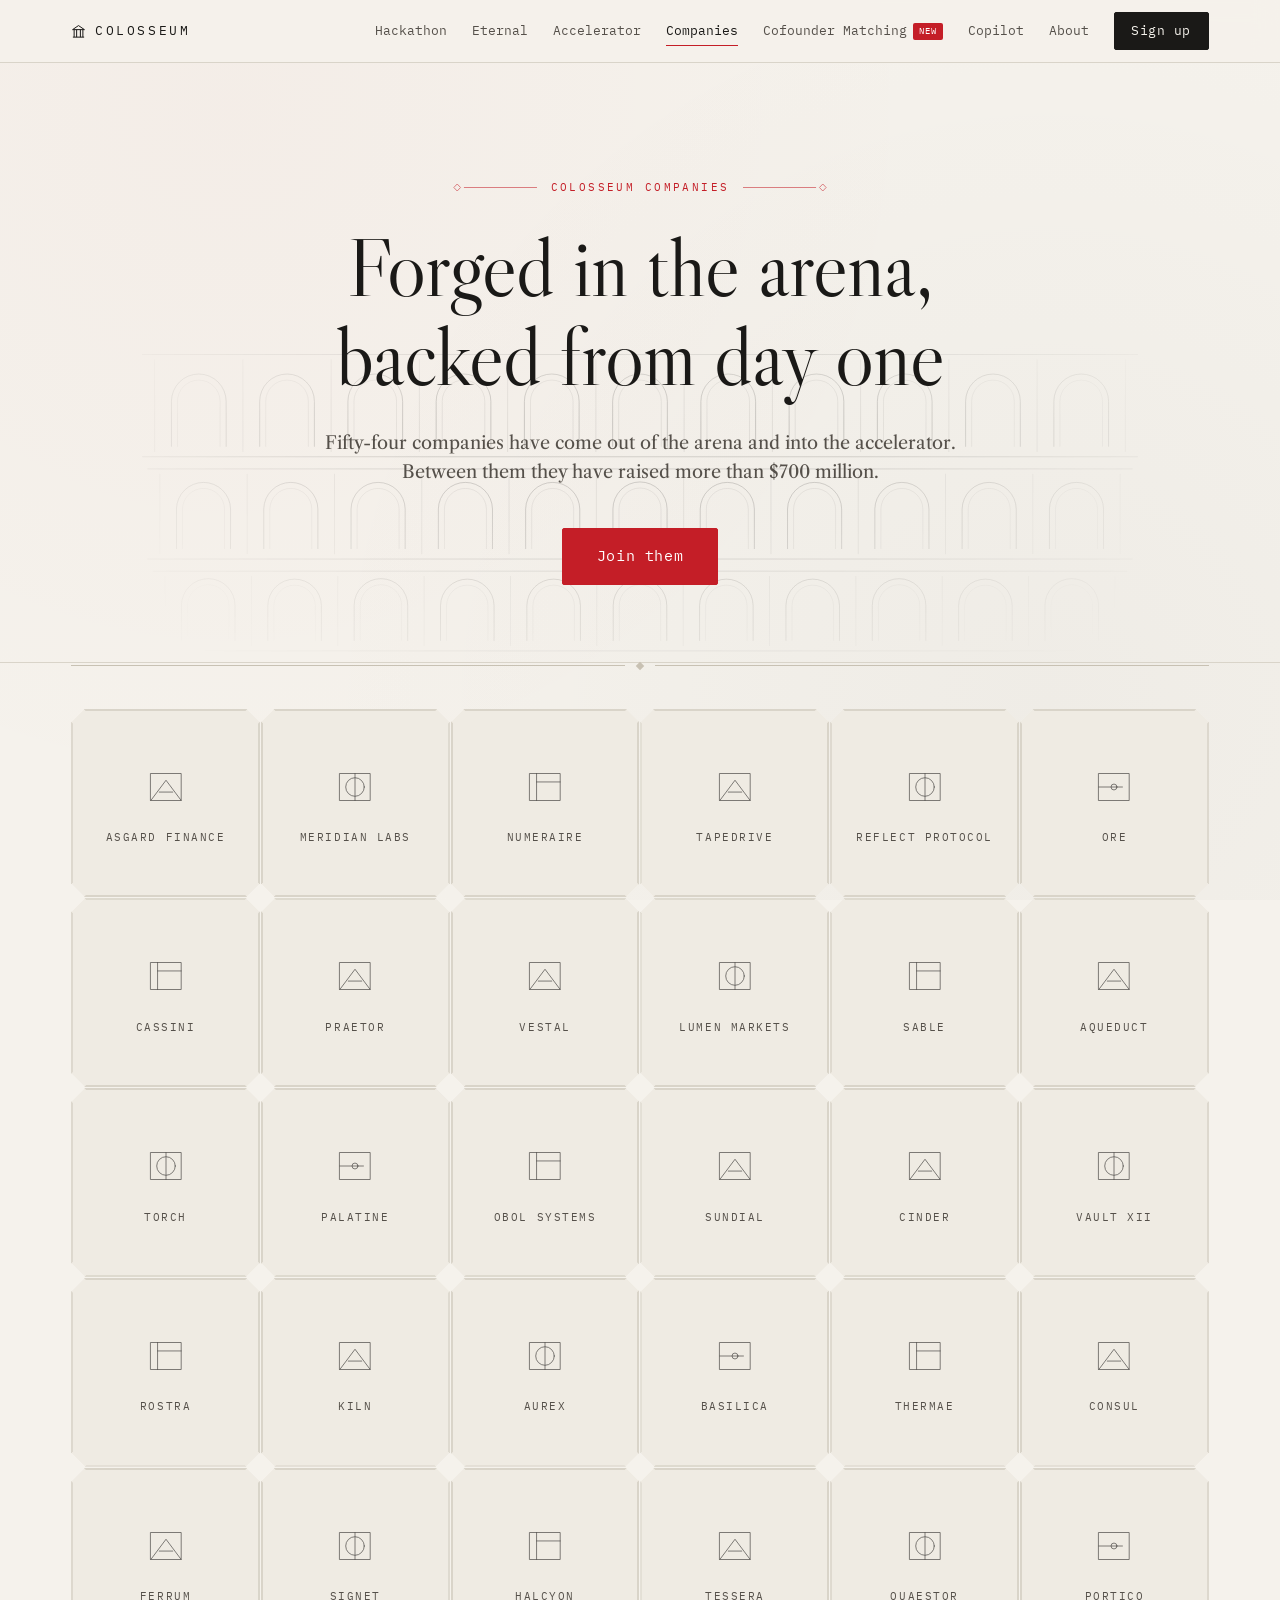
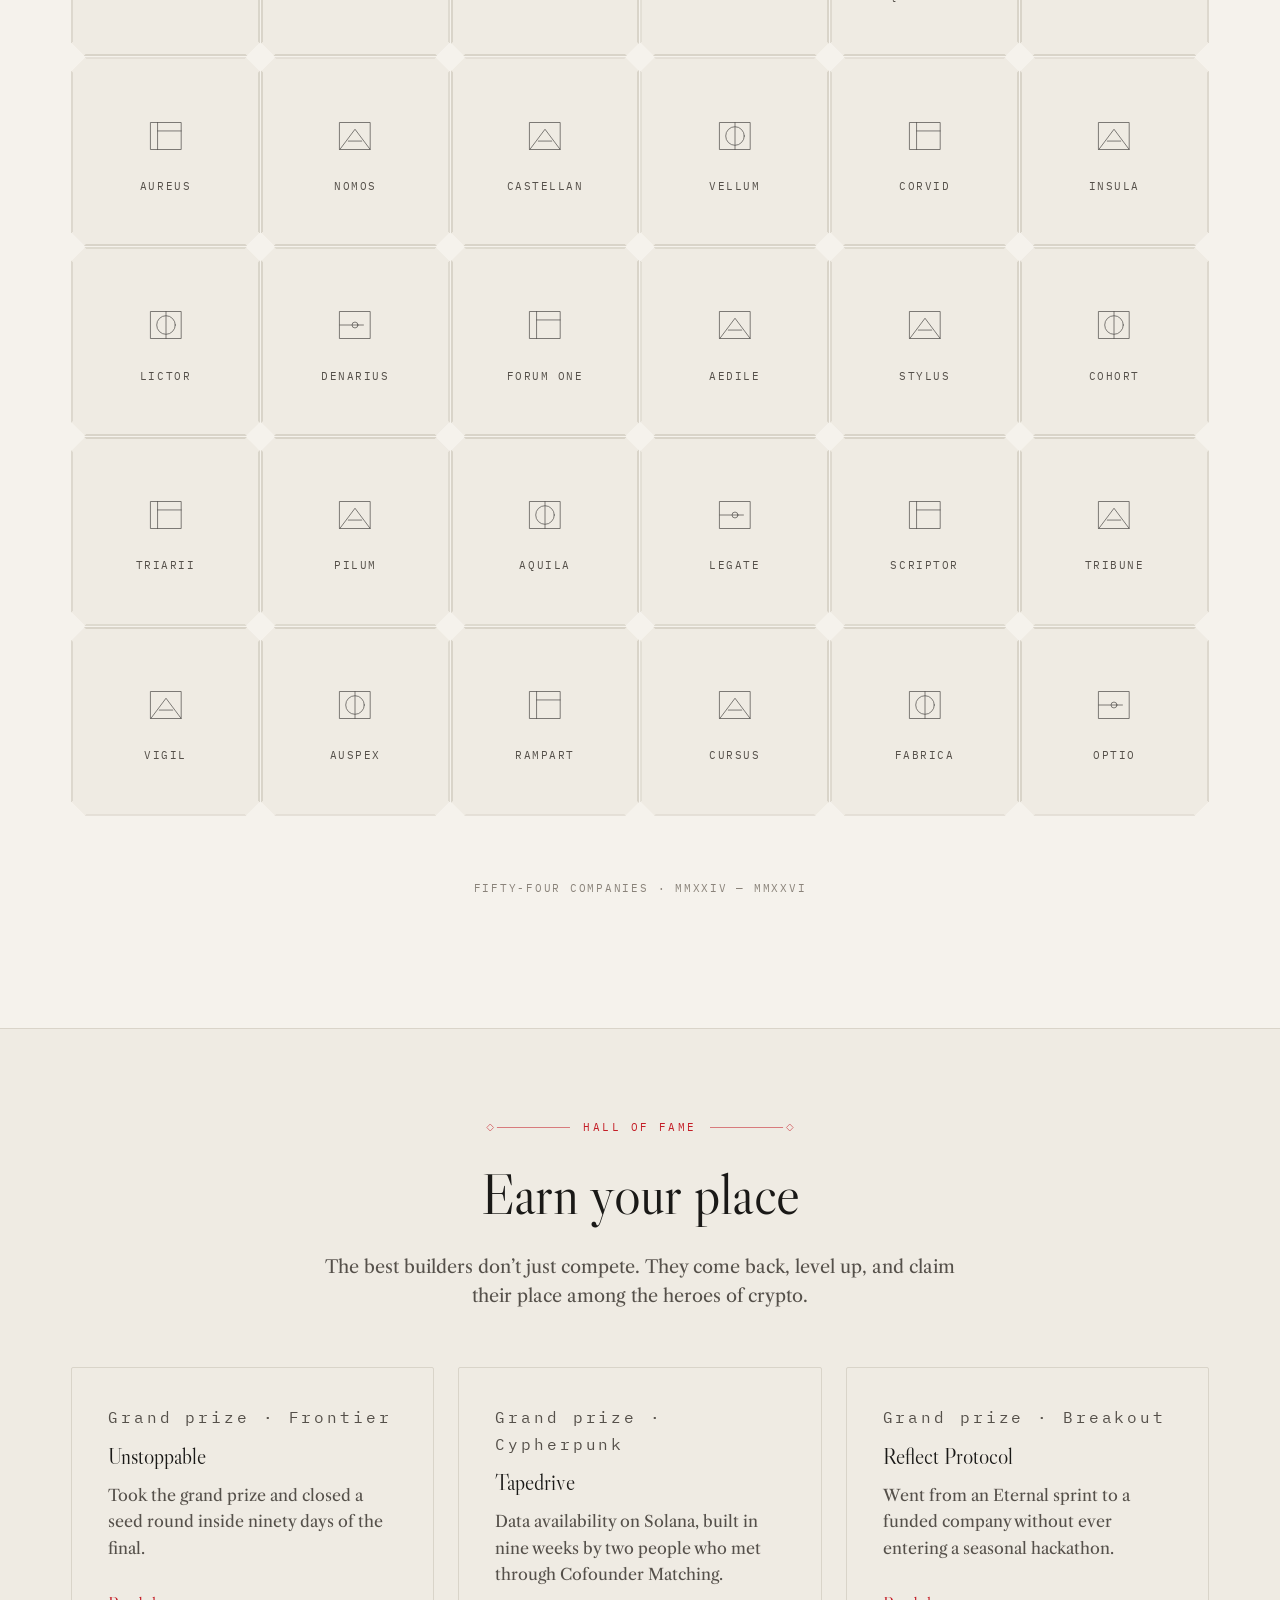
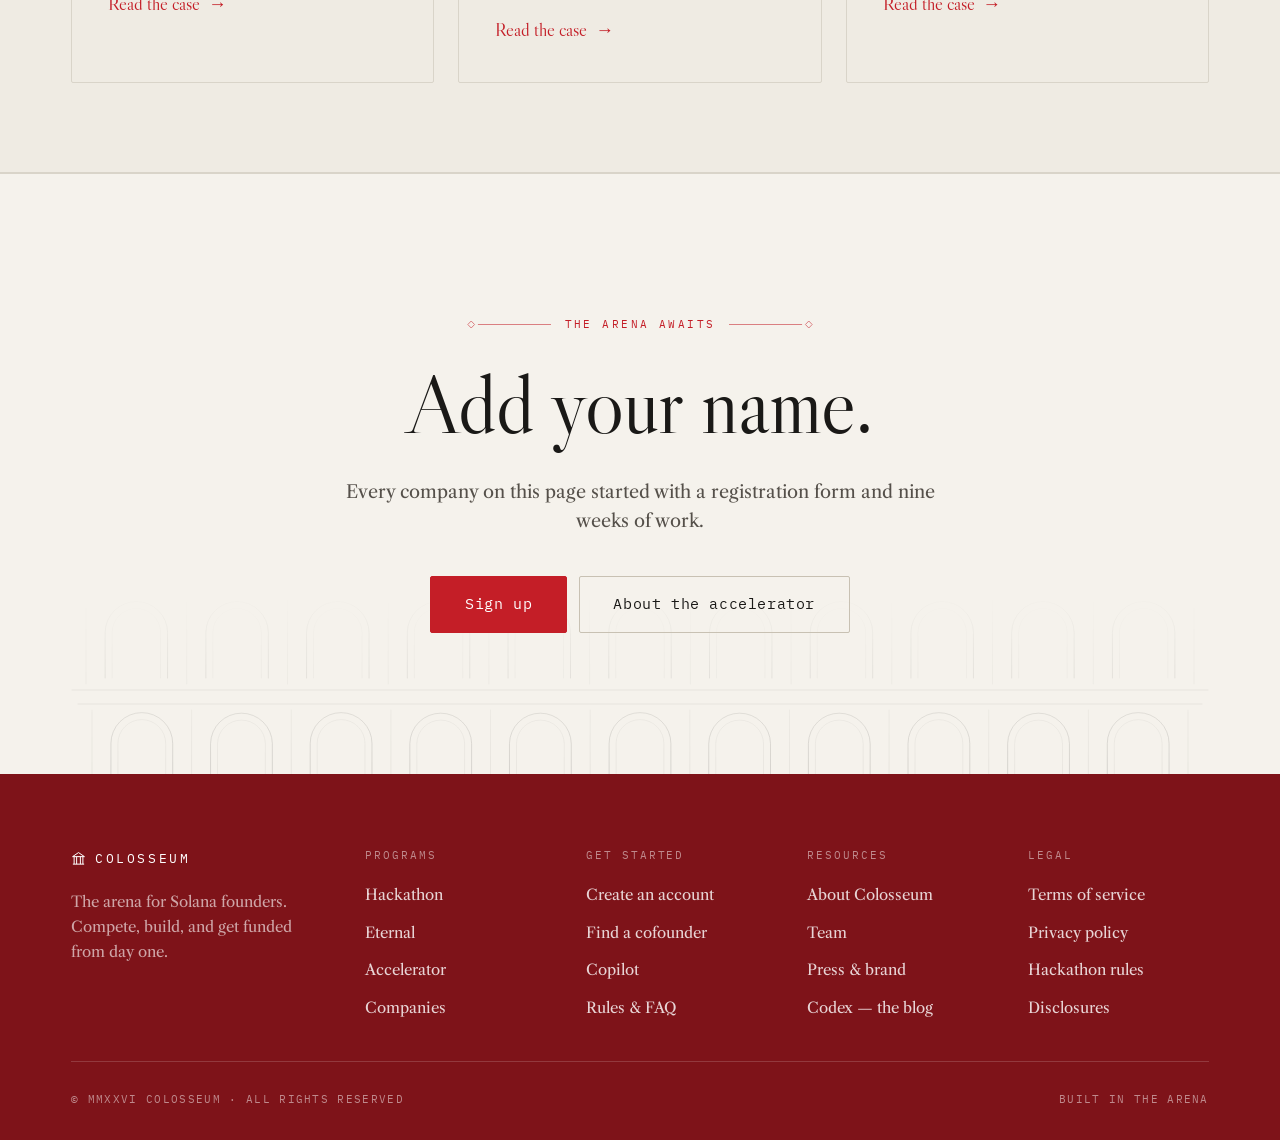
<file: site/companies.html>
<!doctype html>
<html lang="en">
<head>
<meta charset="utf-8">
<meta name="viewport" content="width=device-width, initial-scale=1">
<title>Companies — Colosseum</title>
<meta name="description" content="The companies forged in the arena and backed from day one.">
<link rel="preconnect" href="https://fonts.googleapis.com">
<link rel="preconnect" href="https://fonts.gstatic.com" crossorigin>
<link href="https://fonts.googleapis.com/css2?family=Libre+Caslon+Display&family=Libre+Caslon+Text:ital,wght@0,400;0,700;1,400&family=IBM+Plex+Mono:wght@400;500&display=swap" rel="stylesheet">
<link rel="stylesheet" href="assets/css/base.css">
</head>
<body>
<header class="masthead">
    <div class="shell masthead__inner">
      <a class="wordmark" href="index.html"><svg viewBox="0 0 24 24" fill="none" stroke="currentColor" stroke-width="1.6" aria-hidden="true">
  <path d="M3 21h18M5 21V9m4 12V9m6 12V9m4 12V9M2.5 9h19L12 2.5 2.5 9Z"/></svg>Colosseum</a>
      <button class="masthead__burger" aria-expanded="false" aria-controls="nav">Menu</button>
      <nav class="masthead__nav" id="nav">
        <a href="hackathon.html">Hackathon</a>
        <a href="eternal.html">Eternal</a>
        <a href="accelerator.html">Accelerator</a>
        <a href="companies.html" aria-current="page">Companies</a>
        <a href="cofounder-matching.html">Cofounder Matching<span class="pill">New</span></a>
        <a href="copilot.html">Copilot</a>
        <a href="about.html">About</a>
        <a class="btn btn--ink" href="signup.html" style="padding:.45rem 1.05rem">Sign up</a>
      </nav>
    </div>
  </header>
<main>


<section class="pagehead">
  <div class="pagehead__art"><img src="assets/svg/arcade.svg" alt=""></div>
  <div class="shell pagehead__inner">
    <p class="eyebrow" data-diamond>Colosseum Companies</p>
    <h1 class="display display--xl mt-3">Forged in the arena,<br>backed from day one</h1>
    <p class="lede measure mt-3">Fifty-four companies have come out of the arena and into the accelerator. Between them they have raised more than $700 million.</p>
    <div class="btn-row btn-row--center mt-4"><a class="btn btn--lg" href="hackathon.html">Join them</a></div>
  </div>
</section>

<section>
  <div class="shell">
    <div class="lozenge-rule"><span></span></div>
    <div class="grid mt-4">
      
      <a class="plate company" href="#" data-reveal>
        <img class="company__mark" src="assets/svg/mark-0.svg" alt="">
        <span class="company__name">Asgard Finance</span>
      </a>
      <a class="plate company" href="#" data-reveal>
        <img class="company__mark" src="assets/svg/mark-1.svg" alt="">
        <span class="company__name">Meridian Labs</span>
      </a>
      <a class="plate company" href="#" data-reveal>
        <img class="company__mark" src="assets/svg/mark-2.svg" alt="">
        <span class="company__name">Numeraire</span>
      </a>
      <a class="plate company" href="#" data-reveal>
        <img class="company__mark" src="assets/svg/mark-3.svg" alt="">
        <span class="company__name">Tapedrive</span>
      </a>
      <a class="plate company" href="#" data-reveal>
        <img class="company__mark" src="assets/svg/mark-4.svg" alt="">
        <span class="company__name">Reflect Protocol</span>
      </a>
      <a class="plate company" href="#" data-reveal>
        <img class="company__mark" src="assets/svg/mark-5.svg" alt="">
        <span class="company__name">Ore</span>
      </a>
      <a class="plate company" href="#" data-reveal>
        <img class="company__mark" src="assets/svg/mark-6.svg" alt="">
        <span class="company__name">Cassini</span>
      </a>
      <a class="plate company" href="#" data-reveal>
        <img class="company__mark" src="assets/svg/mark-7.svg" alt="">
        <span class="company__name">Praetor</span>
      </a>
      <a class="plate company" href="#" data-reveal>
        <img class="company__mark" src="assets/svg/mark-0.svg" alt="">
        <span class="company__name">Vestal</span>
      </a>
      <a class="plate company" href="#" data-reveal>
        <img class="company__mark" src="assets/svg/mark-1.svg" alt="">
        <span class="company__name">Lumen Markets</span>
      </a>
      <a class="plate company" href="#" data-reveal>
        <img class="company__mark" src="assets/svg/mark-2.svg" alt="">
        <span class="company__name">Sable</span>
      </a>
      <a class="plate company" href="#" data-reveal>
        <img class="company__mark" src="assets/svg/mark-3.svg" alt="">
        <span class="company__name">Aqueduct</span>
      </a>
      <a class="plate company" href="#" data-reveal>
        <img class="company__mark" src="assets/svg/mark-4.svg" alt="">
        <span class="company__name">Torch</span>
      </a>
      <a class="plate company" href="#" data-reveal>
        <img class="company__mark" src="assets/svg/mark-5.svg" alt="">
        <span class="company__name">Palatine</span>
      </a>
      <a class="plate company" href="#" data-reveal>
        <img class="company__mark" src="assets/svg/mark-6.svg" alt="">
        <span class="company__name">Obol Systems</span>
      </a>
      <a class="plate company" href="#" data-reveal>
        <img class="company__mark" src="assets/svg/mark-7.svg" alt="">
        <span class="company__name">Sundial</span>
      </a>
      <a class="plate company" href="#" data-reveal>
        <img class="company__mark" src="assets/svg/mark-0.svg" alt="">
        <span class="company__name">Cinder</span>
      </a>
      <a class="plate company" href="#" data-reveal>
        <img class="company__mark" src="assets/svg/mark-1.svg" alt="">
        <span class="company__name">Vault XII</span>
      </a>
      <a class="plate company" href="#" data-reveal>
        <img class="company__mark" src="assets/svg/mark-2.svg" alt="">
        <span class="company__name">Rostra</span>
      </a>
      <a class="plate company" href="#" data-reveal>
        <img class="company__mark" src="assets/svg/mark-3.svg" alt="">
        <span class="company__name">Kiln</span>
      </a>
      <a class="plate company" href="#" data-reveal>
        <img class="company__mark" src="assets/svg/mark-4.svg" alt="">
        <span class="company__name">Aurex</span>
      </a>
      <a class="plate company" href="#" data-reveal>
        <img class="company__mark" src="assets/svg/mark-5.svg" alt="">
        <span class="company__name">Basilica</span>
      </a>
      <a class="plate company" href="#" data-reveal>
        <img class="company__mark" src="assets/svg/mark-6.svg" alt="">
        <span class="company__name">Thermae</span>
      </a>
      <a class="plate company" href="#" data-reveal>
        <img class="company__mark" src="assets/svg/mark-7.svg" alt="">
        <span class="company__name">Consul</span>
      </a>
      <a class="plate company" href="#" data-reveal>
        <img class="company__mark" src="assets/svg/mark-0.svg" alt="">
        <span class="company__name">Ferrum</span>
      </a>
      <a class="plate company" href="#" data-reveal>
        <img class="company__mark" src="assets/svg/mark-1.svg" alt="">
        <span class="company__name">Signet</span>
      </a>
      <a class="plate company" href="#" data-reveal>
        <img class="company__mark" src="assets/svg/mark-2.svg" alt="">
        <span class="company__name">Halcyon</span>
      </a>
      <a class="plate company" href="#" data-reveal>
        <img class="company__mark" src="assets/svg/mark-3.svg" alt="">
        <span class="company__name">Tessera</span>
      </a>
      <a class="plate company" href="#" data-reveal>
        <img class="company__mark" src="assets/svg/mark-4.svg" alt="">
        <span class="company__name">Quaestor</span>
      </a>
      <a class="plate company" href="#" data-reveal>
        <img class="company__mark" src="assets/svg/mark-5.svg" alt="">
        <span class="company__name">Portico</span>
      </a>
      <a class="plate company" href="#" data-reveal>
        <img class="company__mark" src="assets/svg/mark-6.svg" alt="">
        <span class="company__name">Aureus</span>
      </a>
      <a class="plate company" href="#" data-reveal>
        <img class="company__mark" src="assets/svg/mark-7.svg" alt="">
        <span class="company__name">Nomos</span>
      </a>
      <a class="plate company" href="#" data-reveal>
        <img class="company__mark" src="assets/svg/mark-0.svg" alt="">
        <span class="company__name">Castellan</span>
      </a>
      <a class="plate company" href="#" data-reveal>
        <img class="company__mark" src="assets/svg/mark-1.svg" alt="">
        <span class="company__name">Vellum</span>
      </a>
      <a class="plate company" href="#" data-reveal>
        <img class="company__mark" src="assets/svg/mark-2.svg" alt="">
        <span class="company__name">Corvid</span>
      </a>
      <a class="plate company" href="#" data-reveal>
        <img class="company__mark" src="assets/svg/mark-3.svg" alt="">
        <span class="company__name">Insula</span>
      </a>
      <a class="plate company" href="#" data-reveal>
        <img class="company__mark" src="assets/svg/mark-4.svg" alt="">
        <span class="company__name">Lictor</span>
      </a>
      <a class="plate company" href="#" data-reveal>
        <img class="company__mark" src="assets/svg/mark-5.svg" alt="">
        <span class="company__name">Denarius</span>
      </a>
      <a class="plate company" href="#" data-reveal>
        <img class="company__mark" src="assets/svg/mark-6.svg" alt="">
        <span class="company__name">Forum One</span>
      </a>
      <a class="plate company" href="#" data-reveal>
        <img class="company__mark" src="assets/svg/mark-7.svg" alt="">
        <span class="company__name">Aedile</span>
      </a>
      <a class="plate company" href="#" data-reveal>
        <img class="company__mark" src="assets/svg/mark-0.svg" alt="">
        <span class="company__name">Stylus</span>
      </a>
      <a class="plate company" href="#" data-reveal>
        <img class="company__mark" src="assets/svg/mark-1.svg" alt="">
        <span class="company__name">Cohort</span>
      </a>
      <a class="plate company" href="#" data-reveal>
        <img class="company__mark" src="assets/svg/mark-2.svg" alt="">
        <span class="company__name">Triarii</span>
      </a>
      <a class="plate company" href="#" data-reveal>
        <img class="company__mark" src="assets/svg/mark-3.svg" alt="">
        <span class="company__name">Pilum</span>
      </a>
      <a class="plate company" href="#" data-reveal>
        <img class="company__mark" src="assets/svg/mark-4.svg" alt="">
        <span class="company__name">Aquila</span>
      </a>
      <a class="plate company" href="#" data-reveal>
        <img class="company__mark" src="assets/svg/mark-5.svg" alt="">
        <span class="company__name">Legate</span>
      </a>
      <a class="plate company" href="#" data-reveal>
        <img class="company__mark" src="assets/svg/mark-6.svg" alt="">
        <span class="company__name">Scriptor</span>
      </a>
      <a class="plate company" href="#" data-reveal>
        <img class="company__mark" src="assets/svg/mark-7.svg" alt="">
        <span class="company__name">Tribune</span>
      </a>
      <a class="plate company" href="#" data-reveal>
        <img class="company__mark" src="assets/svg/mark-0.svg" alt="">
        <span class="company__name">Vigil</span>
      </a>
      <a class="plate company" href="#" data-reveal>
        <img class="company__mark" src="assets/svg/mark-1.svg" alt="">
        <span class="company__name">Auspex</span>
      </a>
      <a class="plate company" href="#" data-reveal>
        <img class="company__mark" src="assets/svg/mark-2.svg" alt="">
        <span class="company__name">Rampart</span>
      </a>
      <a class="plate company" href="#" data-reveal>
        <img class="company__mark" src="assets/svg/mark-3.svg" alt="">
        <span class="company__name">Cursus</span>
      </a>
      <a class="plate company" href="#" data-reveal>
        <img class="company__mark" src="assets/svg/mark-4.svg" alt="">
        <span class="company__name">Fabrica</span>
      </a>
      <a class="plate company" href="#" data-reveal>
        <img class="company__mark" src="assets/svg/mark-5.svg" alt="">
        <span class="company__name">Optio</span>
      </a>
    </div>
    <p class="center mt-5"><span class="caption">Fifty-four companies · MMXXIV — MMXXVI</span></p>
  </div>
</section>

<section class="band">
  <div class="shell">
    
  <p class="eyebrow" data-diamond>Hall of Fame</p>
  <h2 class="display mt-3 center">Earn your place</h2>
  <p class="lede measure center mt-3">The best builders don’t just compete. They come back, level up, and claim their place among the heroes of crypto.</p>
    <div class="grid grid--cards mt-5">
      
      <article class="card" data-reveal>
        <p class="card__numeral">Grand prize · Frontier</p>
        <h3>Unstoppable</h3><p>Took the grand prize and closed a seed round inside ninety days of the final.</p>
        <a class="link-arrow mt-2" href="#">Read the case <span>→</span></a>
      </article>
      <article class="card" data-reveal>
        <p class="card__numeral">Grand prize · Cypherpunk</p>
        <h3>Tapedrive</h3><p>Data availability on Solana, built in nine weeks by two people who met through Cofounder Matching.</p>
        <a class="link-arrow mt-2" href="#">Read the case <span>→</span></a>
      </article>
      <article class="card" data-reveal>
        <p class="card__numeral">Grand prize · Breakout</p>
        <h3>Reflect Protocol</h3><p>Went from an Eternal sprint to a funded company without ever entering a seasonal hackathon.</p>
        <a class="link-arrow mt-2" href="#">Read the case <span>→</span></a>
      </article>
    </div>
  </div>
</section>


<section class="closer">
  <div class="closer__art"><img src="assets/svg/arcade.svg" alt=""></div>
  <div class="shell closer__inner">
    <p class="eyebrow" data-diamond>The arena awaits</p>
    <h2 class="display display--xl mt-3">Add your name.</h2>
    <p class="lede measure mt-3">Every company on this page started with a registration form and nine weeks of work.</p>
    <div class="btn-row btn-row--center mt-4"><a class="btn btn--lg" href="signup.html">Sign up</a>
     <a class="btn btn--ghost btn--lg" href="accelerator.html">About the accelerator</a></div>
  </div>
</section>

</main>
<footer class="colophon">
  <div class="shell">
    <div class="colophon__top">
      <div class="colophon__brand">
        <a class="wordmark" href="index.html"><svg viewBox="0 0 24 24" fill="none" stroke="currentColor" stroke-width="1.6" aria-hidden="true">
  <path d="M3 21h18M5 21V9m4 12V9m6 12V9m4 12V9M2.5 9h19L12 2.5 2.5 9Z"/></svg>Colosseum</a>
        <p>The arena for Solana founders. Compete, build, and get funded from day one.</p>
      </div>
      <div>
        <h4>Programs</h4>
        <ul>
          <li><a href="hackathon.html">Hackathon</a></li>
          <li><a href="eternal.html">Eternal</a></li>
          <li><a href="accelerator.html">Accelerator</a></li>
          <li><a href="companies.html">Companies</a></li>
        </ul>
      </div>
      <div>
        <h4>Get started</h4>
        <ul>
          <li><a href="signup.html">Create an account</a></li>
          <li><a href="cofounder-matching.html">Find a cofounder</a></li>
          <li><a href="copilot.html">Copilot</a></li>
          <li><a href="hackathon.html#faq">Rules &amp; FAQ</a></li>
        </ul>
      </div>
      <div>
        <h4>Resources</h4>
        <ul>
          <li><a href="about.html">About Colosseum</a></li>
          <li><a href="about.html#team">Team</a></li>
          <li><a href="about.html#press">Press &amp; brand</a></li>
          <li><a href="#">Codex — the blog</a></li>
        </ul>
      </div>
      <div>
        <h4>Legal</h4>
        <ul>
          <li><a href="#">Terms of service</a></li>
          <li><a href="#">Privacy policy</a></li>
          <li><a href="#">Hackathon rules</a></li>
          <li><a href="#">Disclosures</a></li>
        </ul>
      </div>
    </div>
    <div class="colophon__bottom">
      <span>© MMXXVI Colosseum · All rights reserved</span>
      <span class="spacer"></span>
      <span>Built in the arena</span>
    </div>
  </div>
</footer>
<script src="assets/js/site.js"></script>
</body>
</html>
</file>
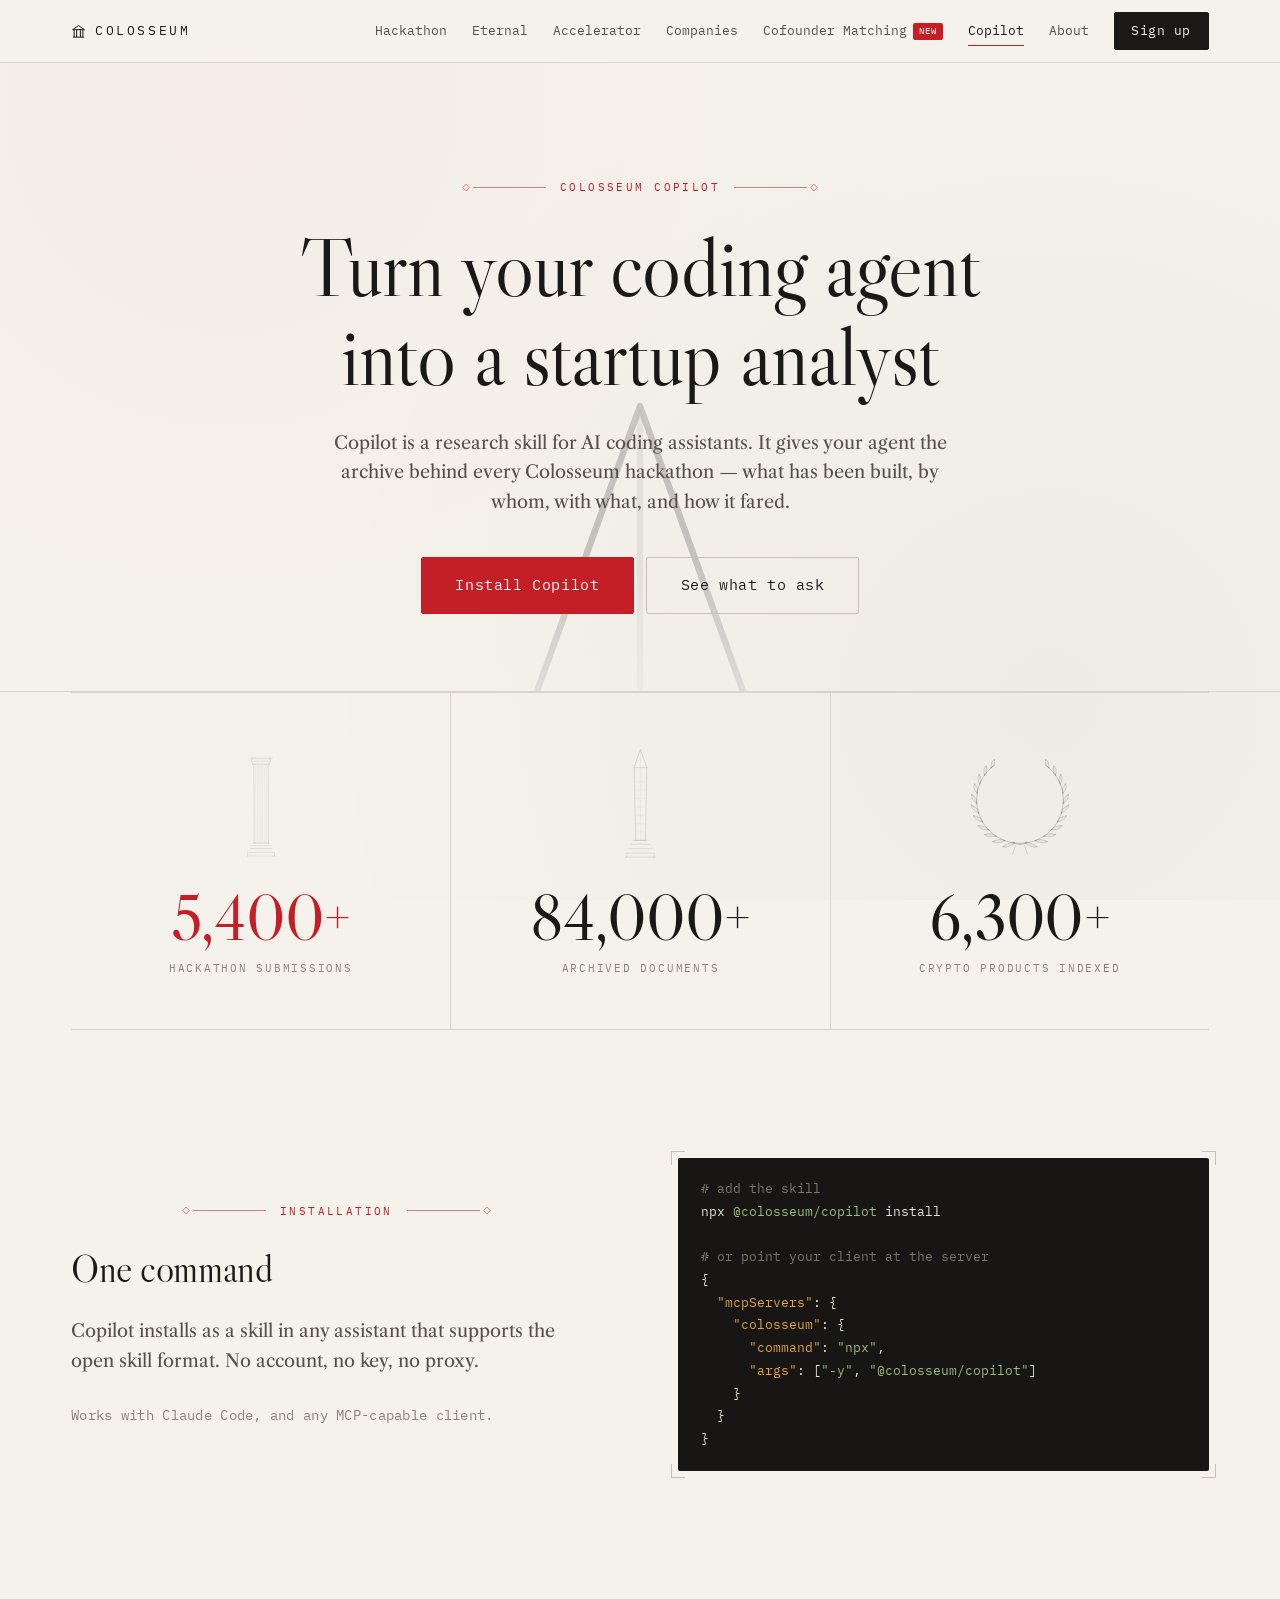
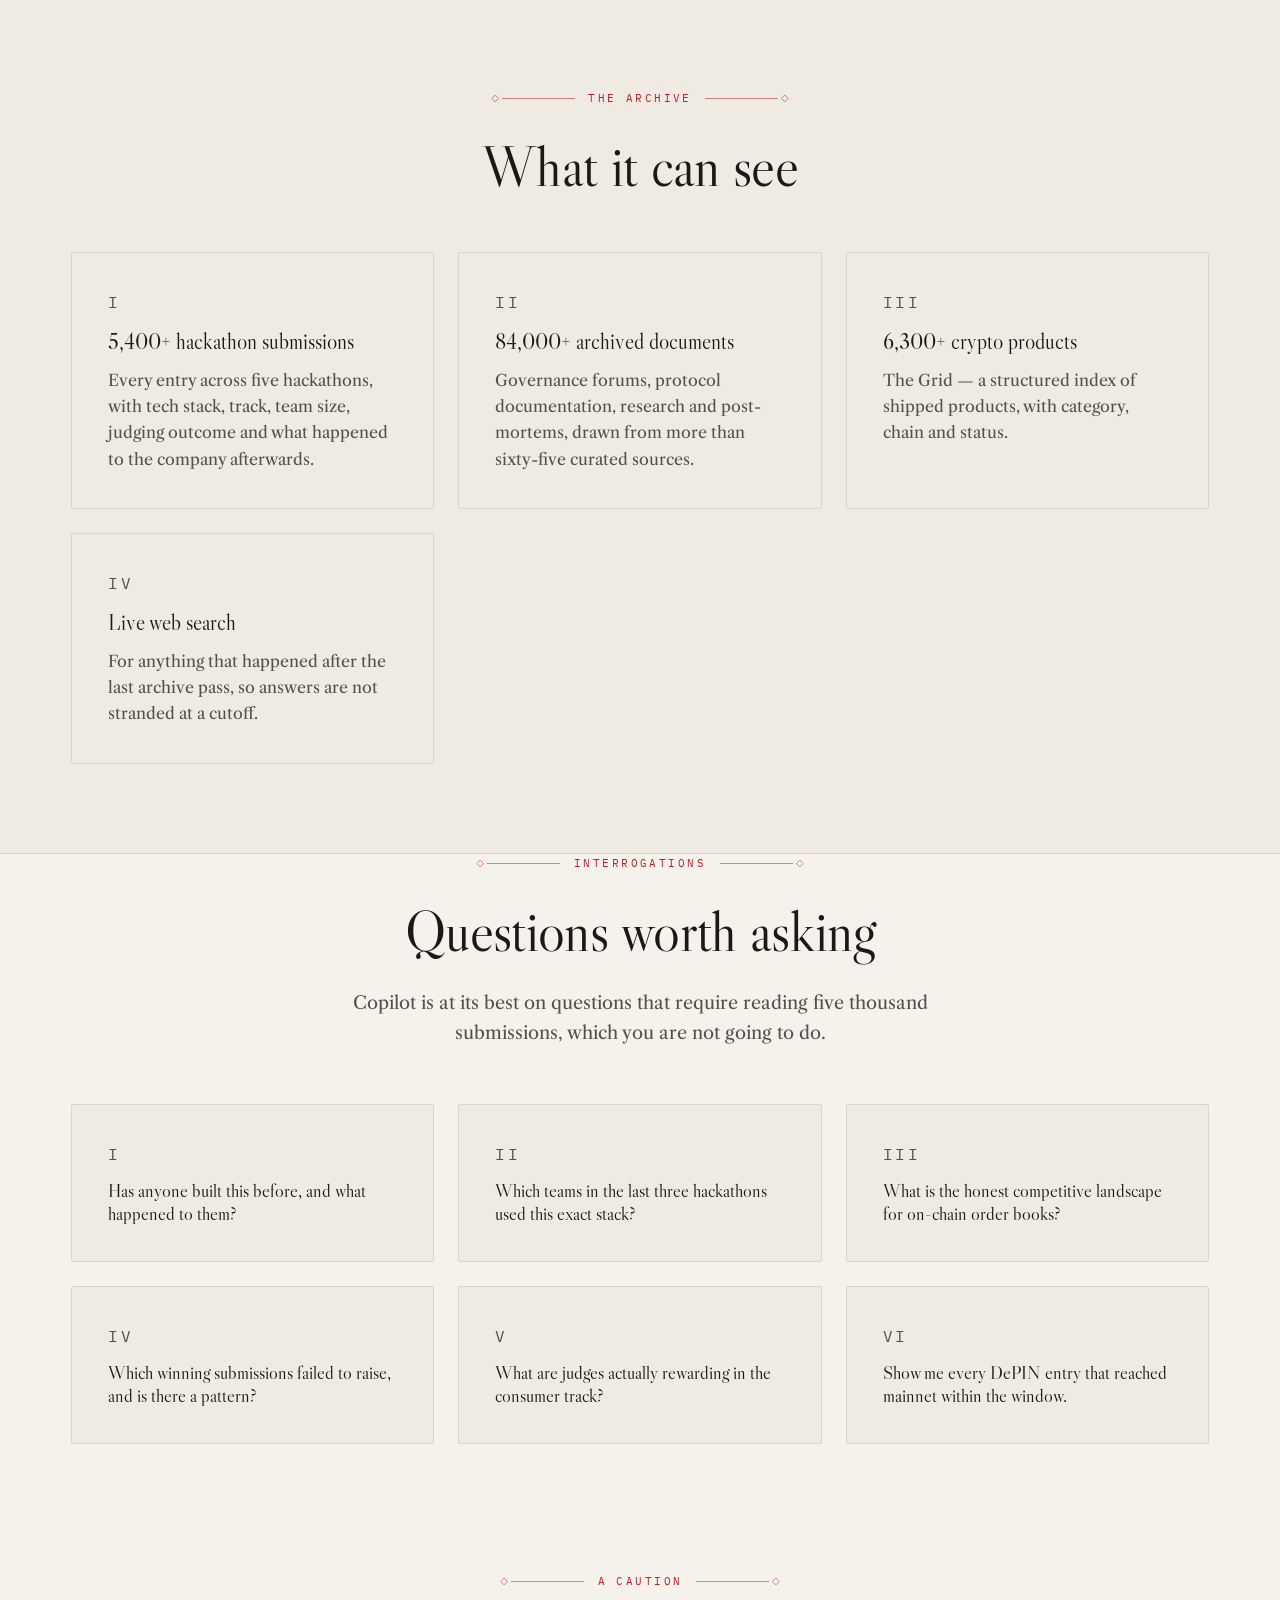
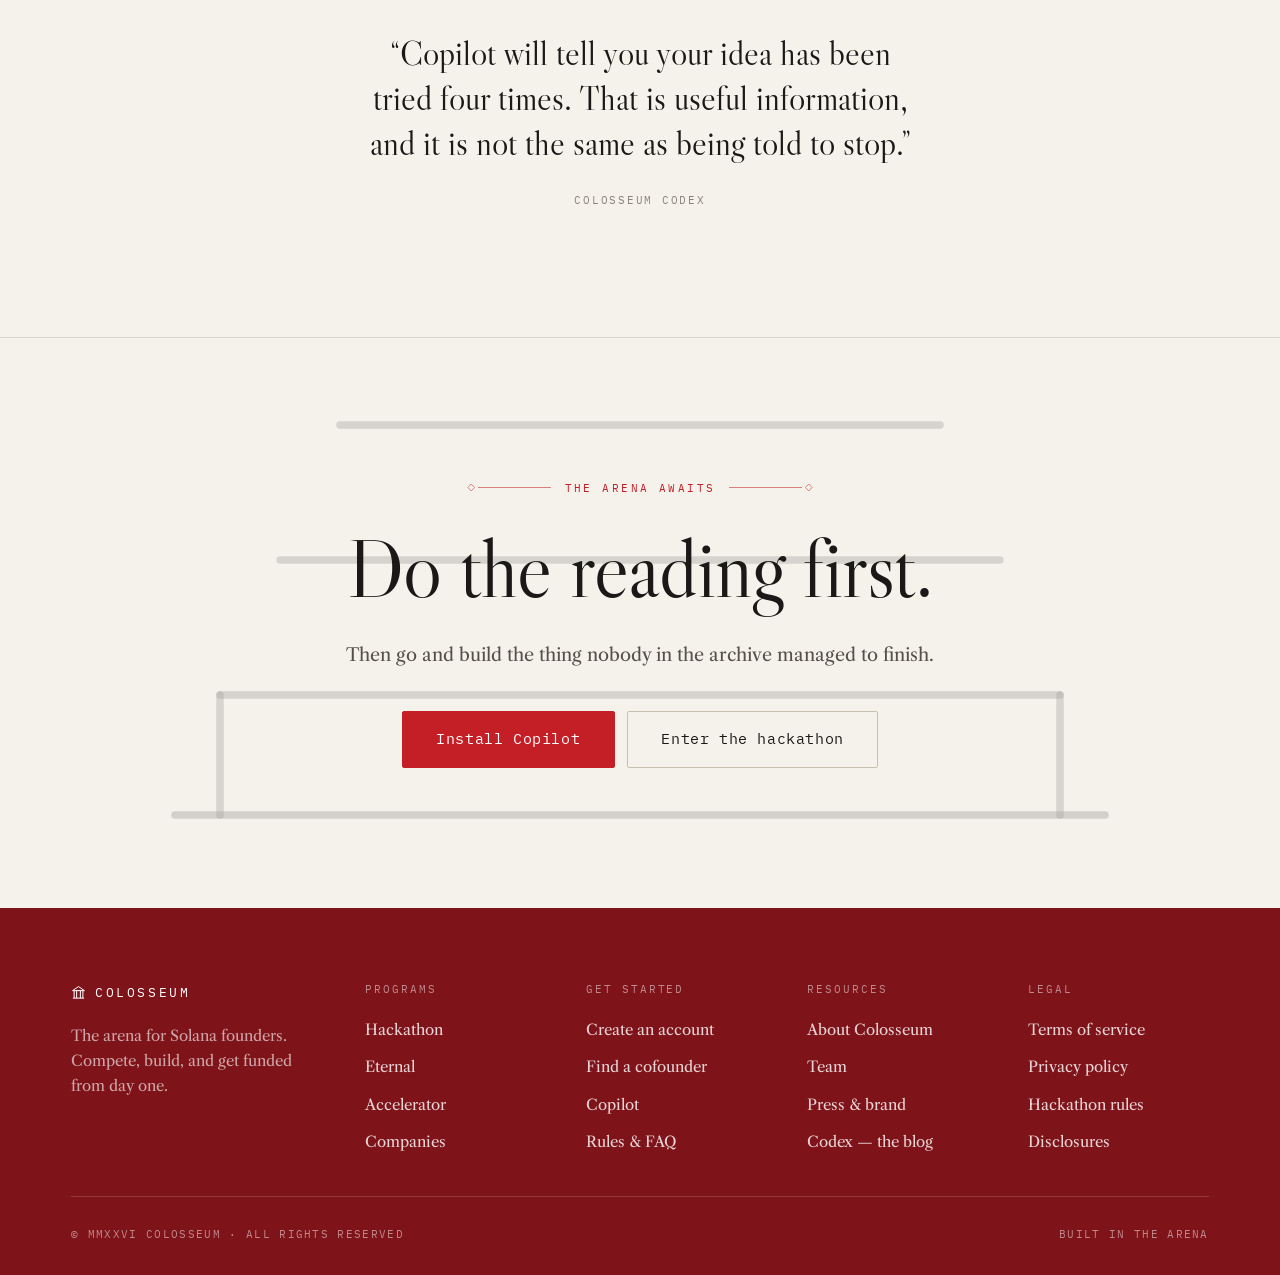
<file: site/copilot.html>
<!doctype html>
<html lang="en">
<head>
<meta charset="utf-8">
<meta name="viewport" content="width=device-width, initial-scale=1">
<title>Copilot — Colosseum</title>
<meta name="description" content="A research skill that turns your AI coding assistant into a Solana startup analyst.">
<link rel="preconnect" href="https://fonts.googleapis.com">
<link rel="preconnect" href="https://fonts.gstatic.com" crossorigin>
<link href="https://fonts.googleapis.com/css2?family=Libre+Caslon+Display&family=Libre+Caslon+Text:ital,wght@0,400;0,700;1,400&family=IBM+Plex+Mono:wght@400;500&display=swap" rel="stylesheet">
<link rel="stylesheet" href="assets/css/base.css">
</head>
<body>
<header class="masthead">
    <div class="shell masthead__inner">
      <a class="wordmark" href="index.html"><svg viewBox="0 0 24 24" fill="none" stroke="currentColor" stroke-width="1.6" aria-hidden="true">
  <path d="M3 21h18M5 21V9m4 12V9m6 12V9m4 12V9M2.5 9h19L12 2.5 2.5 9Z"/></svg>Colosseum</a>
      <button class="masthead__burger" aria-expanded="false" aria-controls="nav">Menu</button>
      <nav class="masthead__nav" id="nav">
        <a href="hackathon.html">Hackathon</a>
        <a href="eternal.html">Eternal</a>
        <a href="accelerator.html">Accelerator</a>
        <a href="companies.html">Companies</a>
        <a href="cofounder-matching.html">Cofounder Matching<span class="pill">New</span></a>
        <a href="copilot.html" aria-current="page">Copilot</a>
        <a href="about.html">About</a>
        <a class="btn btn--ink" href="signup.html" style="padding:.45rem 1.05rem">Sign up</a>
      </nav>
    </div>
  </header>
<main>


<section class="pagehead">
  <div class="pagehead__art"><img src="assets/svg/obelisk.svg" alt=""></div>
  <div class="shell pagehead__inner">
    <p class="eyebrow" data-diamond>Colosseum Copilot</p>
    <h1 class="display display--xl mt-3">Turn your coding agent<br>into a startup analyst</h1>
    <p class="lede measure mt-3">Copilot is a research skill for AI coding assistants. It gives your agent the archive behind every Colosseum hackathon — what has been built, by whom, with what, and how it fared.</p>
    <div class="btn-row btn-row--center mt-4"><a class="btn btn--lg" href="#install">Install Copilot</a>
              <a class="btn btn--ghost btn--lg" href="#ask">See what to ask</a></div>
  </div>
</section>


<div class="shell"><div class="stats">
  
  <div class="stat" data-reveal>
    <img class="stat__art" src="assets/svg/column.svg" alt="">
    <p class="num red">5,400+</p>
    <p class="caption stat__label">Hackathon submissions</p>
  </div>
  <div class="stat" data-reveal>
    <img class="stat__art" src="assets/svg/obelisk.svg" alt="">
    <p class="num">84,000+</p>
    <p class="caption stat__label">Archived documents</p>
  </div>
  <div class="stat" data-reveal>
    <img class="stat__art" src="assets/svg/laurel.svg" alt="">
    <p class="num">6,300+</p>
    <p class="caption stat__label">Crypto products indexed</p>
  </div>
</div></div>

<section id="install">
  <div class="shell">
    <div class="split">
      <div>
        <p class="eyebrow" data-diamond>Installation</p>
        <h2 class="display display--m mt-3">One command</h2>
        <p class="lede mt-3">Copilot installs as a skill in any assistant that supports the open skill format. No account, no key, no proxy.</p>
        <p class="mono mt-3" style="color:var(--ink-3)">Works with Claude Code, and any MCP-capable client.</p>
      </div>
      <div class="cropped"><span class="crop-tr"></span><span class="crop-bl"></span>
        <div class="code"><span class="c-com"># add the skill</span>
npx <span class="c-str">@colosseum/copilot</span> install

<span class="c-com"># or point your client at the server</span>
{
  <span class="c-key">"mcpServers"</span>: {
    <span class="c-key">"colosseum"</span>: {
      <span class="c-key">"command"</span>: <span class="c-str">"npx"</span>,
      <span class="c-key">"args"</span>: [<span class="c-str">"-y"</span>, <span class="c-str">"@colosseum/copilot"</span>]
    }
  }
}</div>
      </div>
    </div>
  </div>
</section>

<section class="band">
  <div class="shell">
    
  <p class="eyebrow" data-diamond>The Archive</p>
  <h2 class="display mt-3 center">What it can see</h2>
  
    <div class="mt-5">
<div class="grid grid--cards">
  
  <article class="card" data-reveal>
    <p class="card__numeral">I</p>
    <h3>5,400+ hackathon submissions</h3>
    <p>Every entry across five hackathons, with tech stack, track, team size, judging outcome and what happened to the company afterwards.</p>
  </article>
  <article class="card" data-reveal>
    <p class="card__numeral">II</p>
    <h3>84,000+ archived documents</h3>
    <p>Governance forums, protocol documentation, research and post-mortems, drawn from more than sixty-five curated sources.</p>
  </article>
  <article class="card" data-reveal>
    <p class="card__numeral">III</p>
    <h3>6,300+ crypto products</h3>
    <p>The Grid — a structured index of shipped products, with category, chain and status.</p>
  </article>
  <article class="card" data-reveal>
    <p class="card__numeral">IV</p>
    <h3>Live web search</h3>
    <p>For anything that happened after the last archive pass, so answers are not stranded at a cutoff.</p>
  </article>
</div></div>
  </div>
</section>

<section id="ask">
  <div class="shell">
    
  <p class="eyebrow" data-diamond>Interrogations</p>
  <h2 class="display mt-3 center">Questions worth asking</h2>
  <p class="lede measure center mt-3">Copilot is at its best on questions that require reading five thousand submissions, which you are not going to do.</p>
    <div class="grid grid--cards mt-5">
      
      <article class="card" data-reveal>
        <p class="card__numeral">I</p>
        <h3 style="font-size:1.15rem">Has anyone built this before, and what happened to them?</h3>
      </article>
      <article class="card" data-reveal>
        <p class="card__numeral">II</p>
        <h3 style="font-size:1.15rem">Which teams in the last three hackathons used this exact stack?</h3>
      </article>
      <article class="card" data-reveal>
        <p class="card__numeral">III</p>
        <h3 style="font-size:1.15rem">What is the honest competitive landscape for on-chain order books?</h3>
      </article>
      <article class="card" data-reveal>
        <p class="card__numeral">IV</p>
        <h3 style="font-size:1.15rem">Which winning submissions failed to raise, and is there a pattern?</h3>
      </article>
      <article class="card" data-reveal>
        <p class="card__numeral">V</p>
        <h3 style="font-size:1.15rem">What are judges actually rewarding in the consumer track?</h3>
      </article>
      <article class="card" data-reveal>
        <p class="card__numeral">VI</p>
        <h3 style="font-size:1.15rem">Show me every DePIN entry that reached mainnet within the window.</h3>
      </article>
    </div>
  </div>
</section>

<section>
  <div class="shell shell--narrow center">
    <p class="eyebrow" data-diamond>A caution</p>
    <p class="pull mt-4">&ldquo;Copilot will tell you your idea has been tried four times. That is useful information, and it is not the same as being told to stop.&rdquo;</p>
    <p class="caption pull__attrib">Colosseum Codex</p>
  </div>
</section>


<section class="closer">
  <div class="closer__art"><img src="assets/svg/obelisk.svg" alt=""></div>
  <div class="shell closer__inner">
    <p class="eyebrow" data-diamond>The arena awaits</p>
    <h2 class="display display--xl mt-3">Do the reading first.</h2>
    <p class="lede measure mt-3">Then go and build the thing nobody in the archive managed to finish.</p>
    <div class="btn-row btn-row--center mt-4"><a class="btn btn--lg" href="#install">Install Copilot</a>
     <a class="btn btn--ghost btn--lg" href="hackathon.html">Enter the hackathon</a></div>
  </div>
</section>

</main>
<footer class="colophon">
  <div class="shell">
    <div class="colophon__top">
      <div class="colophon__brand">
        <a class="wordmark" href="index.html"><svg viewBox="0 0 24 24" fill="none" stroke="currentColor" stroke-width="1.6" aria-hidden="true">
  <path d="M3 21h18M5 21V9m4 12V9m6 12V9m4 12V9M2.5 9h19L12 2.5 2.5 9Z"/></svg>Colosseum</a>
        <p>The arena for Solana founders. Compete, build, and get funded from day one.</p>
      </div>
      <div>
        <h4>Programs</h4>
        <ul>
          <li><a href="hackathon.html">Hackathon</a></li>
          <li><a href="eternal.html">Eternal</a></li>
          <li><a href="accelerator.html">Accelerator</a></li>
          <li><a href="companies.html">Companies</a></li>
        </ul>
      </div>
      <div>
        <h4>Get started</h4>
        <ul>
          <li><a href="signup.html">Create an account</a></li>
          <li><a href="cofounder-matching.html">Find a cofounder</a></li>
          <li><a href="copilot.html">Copilot</a></li>
          <li><a href="hackathon.html#faq">Rules &amp; FAQ</a></li>
        </ul>
      </div>
      <div>
        <h4>Resources</h4>
        <ul>
          <li><a href="about.html">About Colosseum</a></li>
          <li><a href="about.html#team">Team</a></li>
          <li><a href="about.html#press">Press &amp; brand</a></li>
          <li><a href="#">Codex — the blog</a></li>
        </ul>
      </div>
      <div>
        <h4>Legal</h4>
        <ul>
          <li><a href="#">Terms of service</a></li>
          <li><a href="#">Privacy policy</a></li>
          <li><a href="#">Hackathon rules</a></li>
          <li><a href="#">Disclosures</a></li>
        </ul>
      </div>
    </div>
    <div class="colophon__bottom">
      <span>© MMXXVI Colosseum · All rights reserved</span>
      <span class="spacer"></span>
      <span>Built in the arena</span>
    </div>
  </div>
</footer>
<script src="assets/js/site.js"></script>
</body>
</html>
</file>
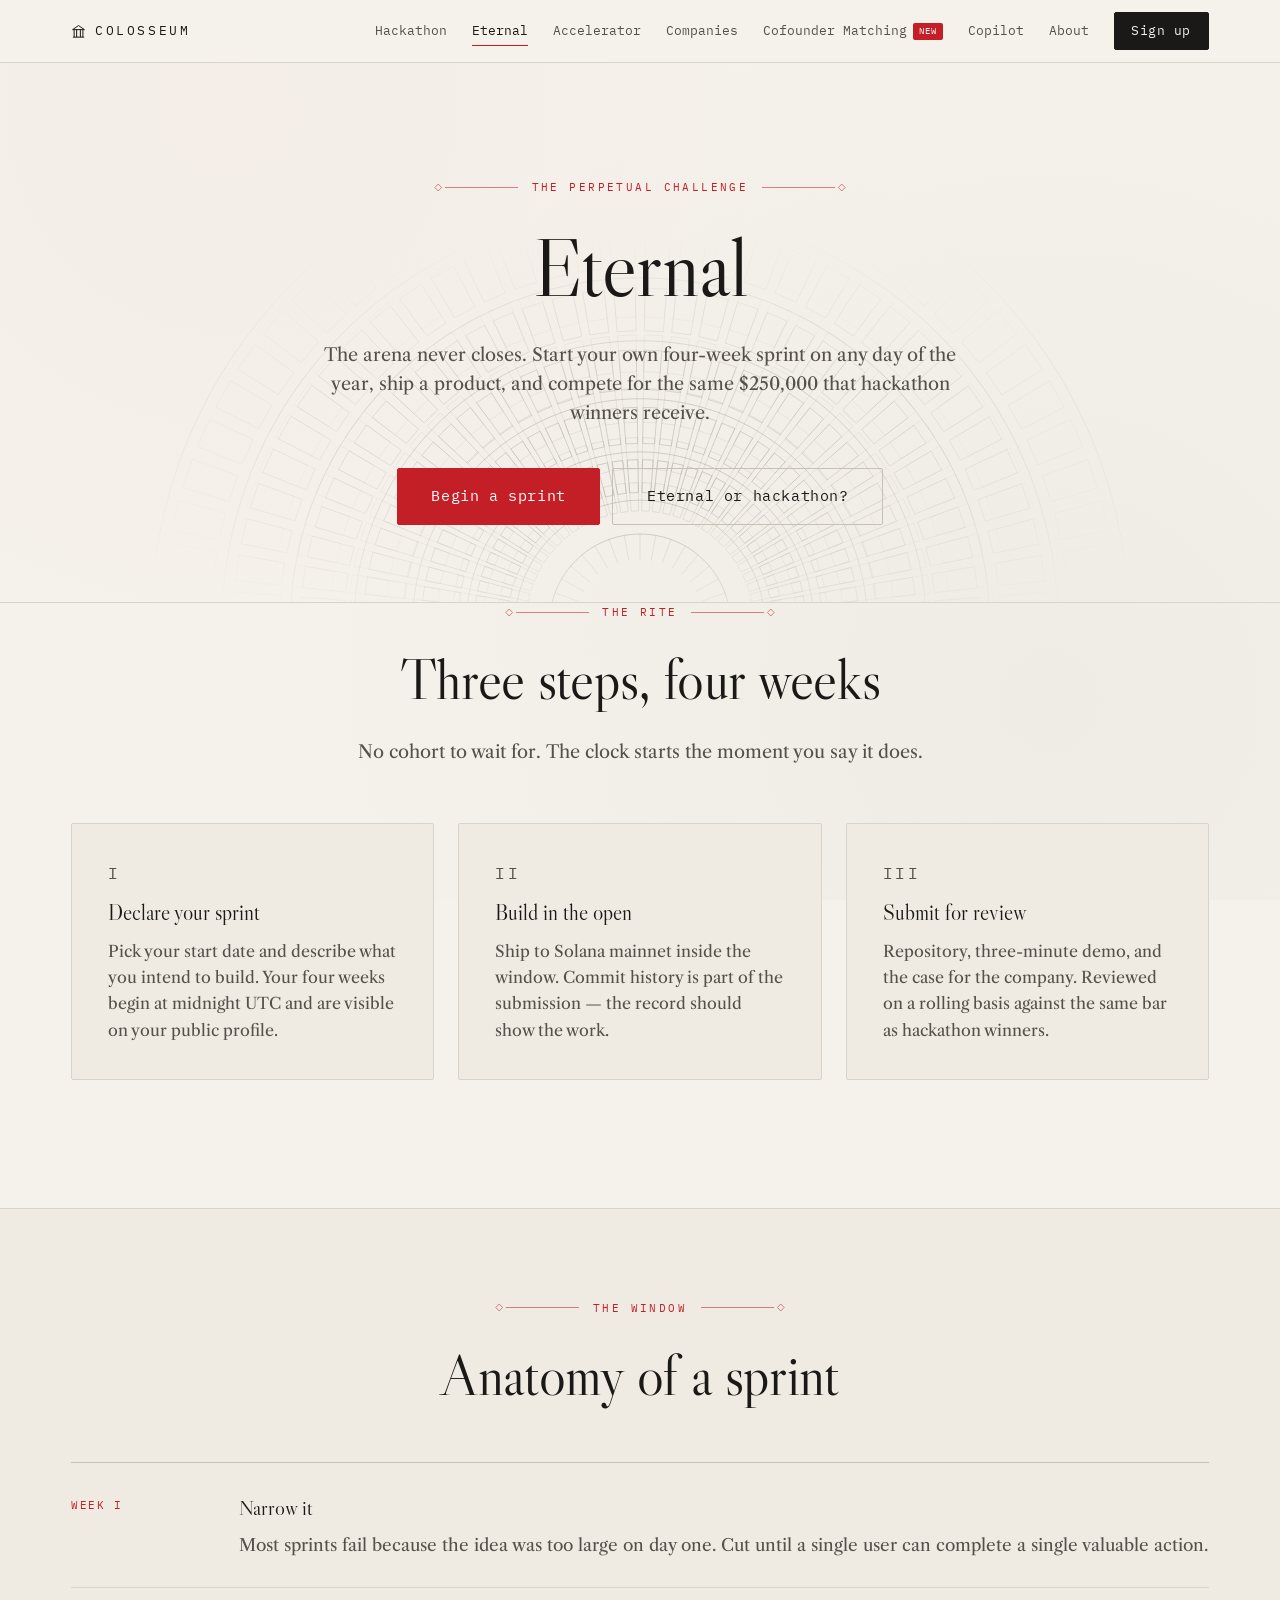
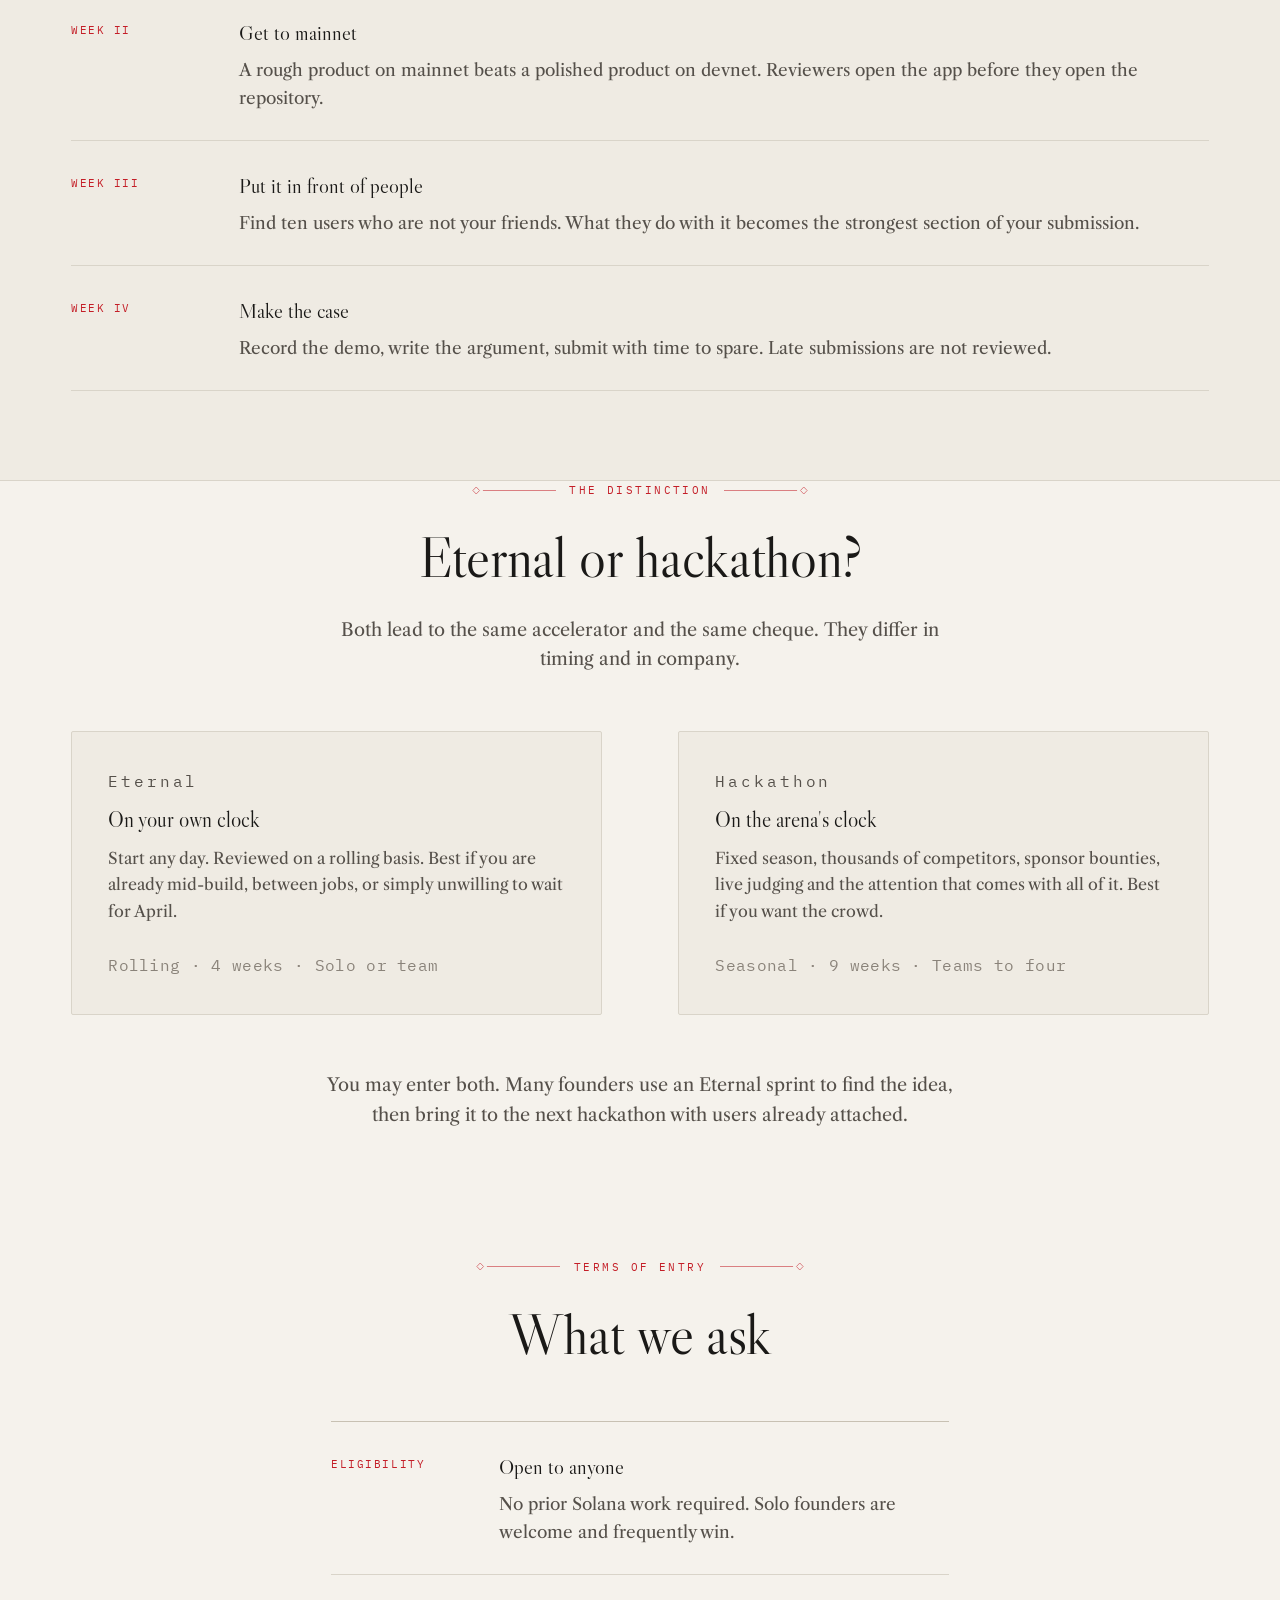
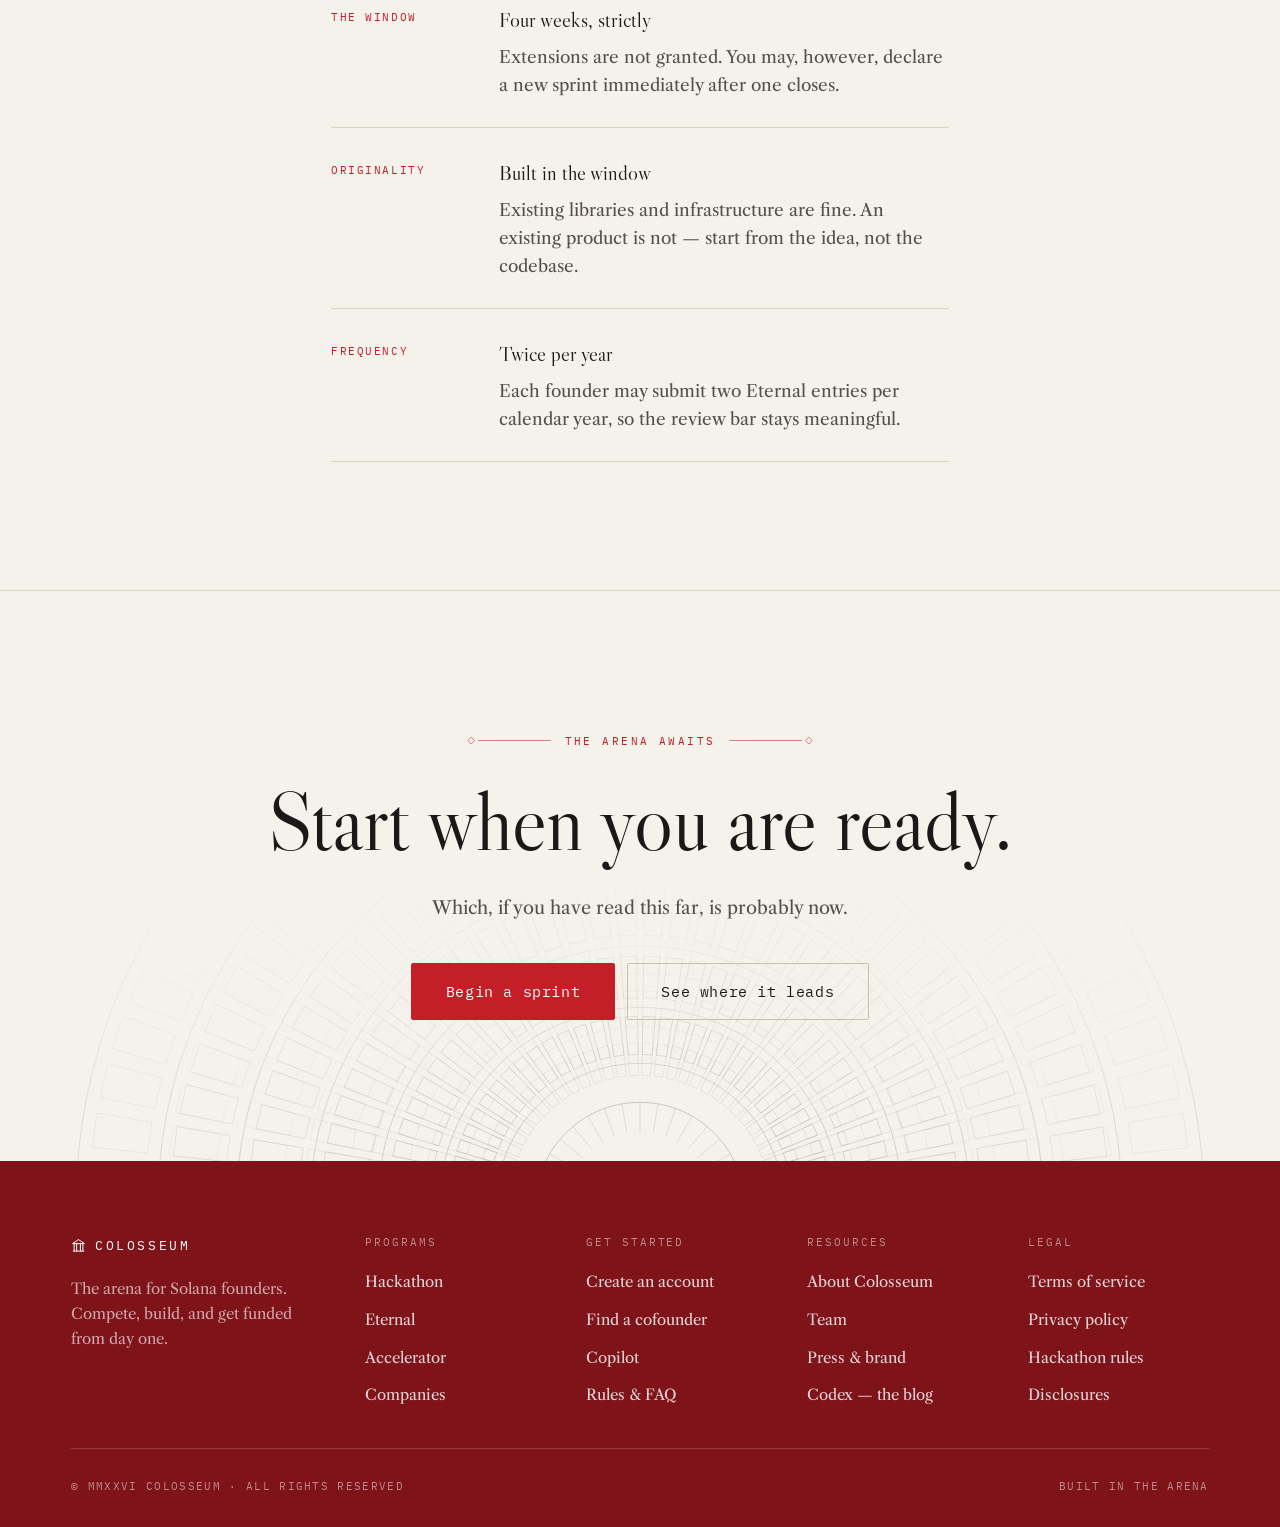
<file: site/eternal.html>
<!doctype html>
<html lang="en">
<head>
<meta charset="utf-8">
<meta name="viewport" content="width=device-width, initial-scale=1">
<title>Eternal — Colosseum</title>
<meta name="description" content="The perpetual challenge — start a four-week sprint whenever you are ready.">
<link rel="preconnect" href="https://fonts.googleapis.com">
<link rel="preconnect" href="https://fonts.gstatic.com" crossorigin>
<link href="https://fonts.googleapis.com/css2?family=Libre+Caslon+Display&family=Libre+Caslon+Text:ital,wght@0,400;0,700;1,400&family=IBM+Plex+Mono:wght@400;500&display=swap" rel="stylesheet">
<link rel="stylesheet" href="assets/css/base.css">
</head>
<body>
<header class="masthead">
    <div class="shell masthead__inner">
      <a class="wordmark" href="index.html"><svg viewBox="0 0 24 24" fill="none" stroke="currentColor" stroke-width="1.6" aria-hidden="true">
  <path d="M3 21h18M5 21V9m4 12V9m6 12V9m4 12V9M2.5 9h19L12 2.5 2.5 9Z"/></svg>Colosseum</a>
      <button class="masthead__burger" aria-expanded="false" aria-controls="nav">Menu</button>
      <nav class="masthead__nav" id="nav">
        <a href="hackathon.html">Hackathon</a>
        <a href="eternal.html" aria-current="page">Eternal</a>
        <a href="accelerator.html">Accelerator</a>
        <a href="companies.html">Companies</a>
        <a href="cofounder-matching.html">Cofounder Matching<span class="pill">New</span></a>
        <a href="copilot.html">Copilot</a>
        <a href="about.html">About</a>
        <a class="btn btn--ink" href="signup.html" style="padding:.45rem 1.05rem">Sign up</a>
      </nav>
    </div>
  </header>
<main>


<section class="pagehead">
  <div class="pagehead__art"><img src="assets/svg/dome.svg" alt=""></div>
  <div class="shell pagehead__inner">
    <p class="eyebrow" data-diamond>The Perpetual Challenge</p>
    <h1 class="display display--xl mt-3">Eternal</h1>
    <p class="lede measure mt-3">The arena never closes. Start your own four-week sprint on any day of the year, ship a product, and compete for the same $250,000 that hackathon winners receive.</p>
    <div class="btn-row btn-row--center mt-4"><a class="btn btn--lg" href="signup.html">Begin a sprint</a>
              <a class="btn btn--ghost btn--lg" href="#compare">Eternal or hackathon?</a></div>
  </div>
</section>

<section>
  <div class="shell">
    
  <p class="eyebrow" data-diamond>The Rite</p>
  <h2 class="display mt-3 center">Three steps, four weeks</h2>
  <p class="lede measure center mt-3">No cohort to wait for. The clock starts the moment you say it does.</p>
    <div class="mt-5">
<div class="grid grid--cards">
  
  <article class="card" data-reveal>
    <p class="card__numeral">I</p>
    <h3>Declare your sprint</h3>
    <p>Pick your start date and describe what you intend to build. Your four weeks begin at midnight UTC and are visible on your public profile.</p>
  </article>
  <article class="card" data-reveal>
    <p class="card__numeral">II</p>
    <h3>Build in the open</h3>
    <p>Ship to Solana mainnet inside the window. Commit history is part of the submission — the record should show the work.</p>
  </article>
  <article class="card" data-reveal>
    <p class="card__numeral">III</p>
    <h3>Submit for review</h3>
    <p>Repository, three-minute demo, and the case for the company. Reviewed on a rolling basis against the same bar as hackathon winners.</p>
  </article>
</div></div>
  </div>
</section>

<section class="band">
  <div class="shell">
    
  <p class="eyebrow" data-diamond>The Window</p>
  <h2 class="display mt-3 center">Anatomy of a sprint</h2>
  
    <div class="mt-5">
<div class="timeline">
  
  <div class="timeline__item" data-reveal>
    <p class="timeline__when">Week I</p>
    <div class="timeline__what"><h3>Narrow it</h3><p>Most sprints fail because the idea was too large on day one. Cut until a single user can complete a single valuable action.</p></div>
  </div>
  <div class="timeline__item" data-reveal>
    <p class="timeline__when">Week II</p>
    <div class="timeline__what"><h3>Get to mainnet</h3><p>A rough product on mainnet beats a polished product on devnet. Reviewers open the app before they open the repository.</p></div>
  </div>
  <div class="timeline__item" data-reveal>
    <p class="timeline__when">Week III</p>
    <div class="timeline__what"><h3>Put it in front of people</h3><p>Find ten users who are not your friends. What they do with it becomes the strongest section of your submission.</p></div>
  </div>
  <div class="timeline__item" data-reveal>
    <p class="timeline__when">Week IV</p>
    <div class="timeline__what"><h3>Make the case</h3><p>Record the demo, write the argument, submit with time to spare. Late submissions are not reviewed.</p></div>
  </div>
</div></div>
  </div>
</section>

<section id="compare">
  <div class="shell">
    
  <p class="eyebrow" data-diamond>The Distinction</p>
  <h2 class="display mt-3 center">Eternal or hackathon?</h2>
  <p class="lede measure center mt-3">Both lead to the same accelerator and the same cheque. They differ in timing and in company.</p>
    <div class="split mt-5">
      <article class="card" data-reveal>
        <p class="card__numeral">Eternal</p>
        <h3>On your own clock</h3>
        <p>Start any day. Reviewed on a rolling basis. Best if you are already mid-build, between jobs, or simply unwilling to wait for April.</p>
        <p class="mono mt-2" style="color:var(--ink-3)">Rolling · 4 weeks · Solo or team</p>
      </article>
      <article class="card" data-reveal>
        <p class="card__numeral">Hackathon</p>
        <h3>On the arena's clock</h3>
        <p>Fixed season, thousands of competitors, sponsor bounties, live judging and the attention that comes with all of it. Best if you want the crowd.</p>
        <p class="mono mt-2" style="color:var(--ink-3)">Seasonal · 9 weeks · Teams to four</p>
      </article>
    </div>
    <p class="lede measure center mt-5">You may enter both. Many founders use an Eternal sprint to find the idea, then bring it to the next hackathon with users already attached.</p>
  </div>
</section>

<section>
  <div class="shell shell--narrow">
    
  <p class="eyebrow" data-diamond>Terms of Entry</p>
  <h2 class="display mt-3 center">What we ask</h2>
  
    <div class="mt-5">
<div class="timeline">
  
  <div class="timeline__item" data-reveal>
    <p class="timeline__when">Eligibility</p>
    <div class="timeline__what"><h3>Open to anyone</h3><p>No prior Solana work required. Solo founders are welcome and frequently win.</p></div>
  </div>
  <div class="timeline__item" data-reveal>
    <p class="timeline__when">The window</p>
    <div class="timeline__what"><h3>Four weeks, strictly</h3><p>Extensions are not granted. You may, however, declare a new sprint immediately after one closes.</p></div>
  </div>
  <div class="timeline__item" data-reveal>
    <p class="timeline__when">Originality</p>
    <div class="timeline__what"><h3>Built in the window</h3><p>Existing libraries and infrastructure are fine. An existing product is not — start from the idea, not the codebase.</p></div>
  </div>
  <div class="timeline__item" data-reveal>
    <p class="timeline__when">Frequency</p>
    <div class="timeline__what"><h3>Twice per year</h3><p>Each founder may submit two Eternal entries per calendar year, so the review bar stays meaningful.</p></div>
  </div>
</div></div>
  </div>
</section>


<section class="closer">
  <div class="closer__art"><img src="assets/svg/dome.svg" alt=""></div>
  <div class="shell closer__inner">
    <p class="eyebrow" data-diamond>The arena awaits</p>
    <h2 class="display display--xl mt-3">Start when you are ready.</h2>
    <p class="lede measure mt-3">Which, if you have read this far, is probably now.</p>
    <div class="btn-row btn-row--center mt-4"><a class="btn btn--lg" href="signup.html">Begin a sprint</a>
     <a class="btn btn--ghost btn--lg" href="accelerator.html">See where it leads</a></div>
  </div>
</section>

</main>
<footer class="colophon">
  <div class="shell">
    <div class="colophon__top">
      <div class="colophon__brand">
        <a class="wordmark" href="index.html"><svg viewBox="0 0 24 24" fill="none" stroke="currentColor" stroke-width="1.6" aria-hidden="true">
  <path d="M3 21h18M5 21V9m4 12V9m6 12V9m4 12V9M2.5 9h19L12 2.5 2.5 9Z"/></svg>Colosseum</a>
        <p>The arena for Solana founders. Compete, build, and get funded from day one.</p>
      </div>
      <div>
        <h4>Programs</h4>
        <ul>
          <li><a href="hackathon.html">Hackathon</a></li>
          <li><a href="eternal.html">Eternal</a></li>
          <li><a href="accelerator.html">Accelerator</a></li>
          <li><a href="companies.html">Companies</a></li>
        </ul>
      </div>
      <div>
        <h4>Get started</h4>
        <ul>
          <li><a href="signup.html">Create an account</a></li>
          <li><a href="cofounder-matching.html">Find a cofounder</a></li>
          <li><a href="copilot.html">Copilot</a></li>
          <li><a href="hackathon.html#faq">Rules &amp; FAQ</a></li>
        </ul>
      </div>
      <div>
        <h4>Resources</h4>
        <ul>
          <li><a href="about.html">About Colosseum</a></li>
          <li><a href="about.html#team">Team</a></li>
          <li><a href="about.html#press">Press &amp; brand</a></li>
          <li><a href="#">Codex — the blog</a></li>
        </ul>
      </div>
      <div>
        <h4>Legal</h4>
        <ul>
          <li><a href="#">Terms of service</a></li>
          <li><a href="#">Privacy policy</a></li>
          <li><a href="#">Hackathon rules</a></li>
          <li><a href="#">Disclosures</a></li>
        </ul>
      </div>
    </div>
    <div class="colophon__bottom">
      <span>© MMXXVI Colosseum · All rights reserved</span>
      <span class="spacer"></span>
      <span>Built in the arena</span>
    </div>
  </div>
</footer>
<script src="assets/js/site.js"></script>
</body>
</html>
</file>
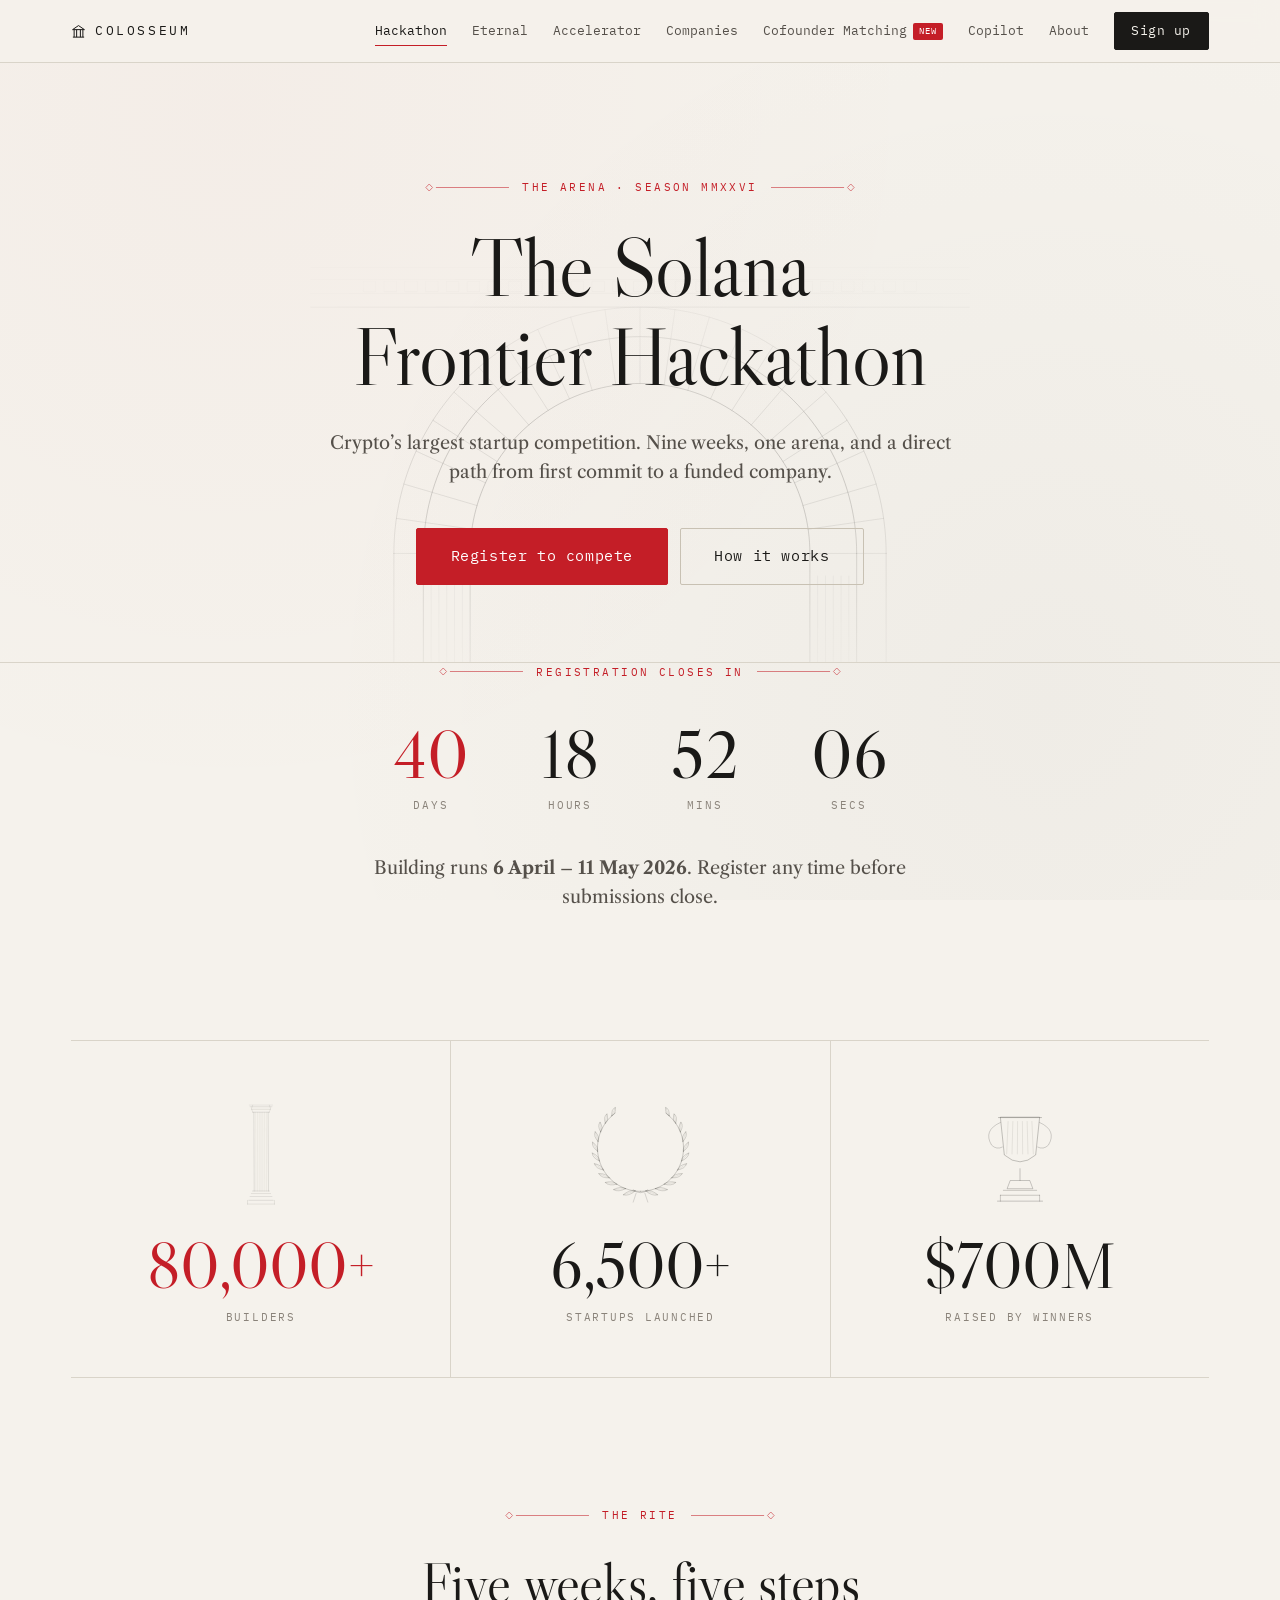
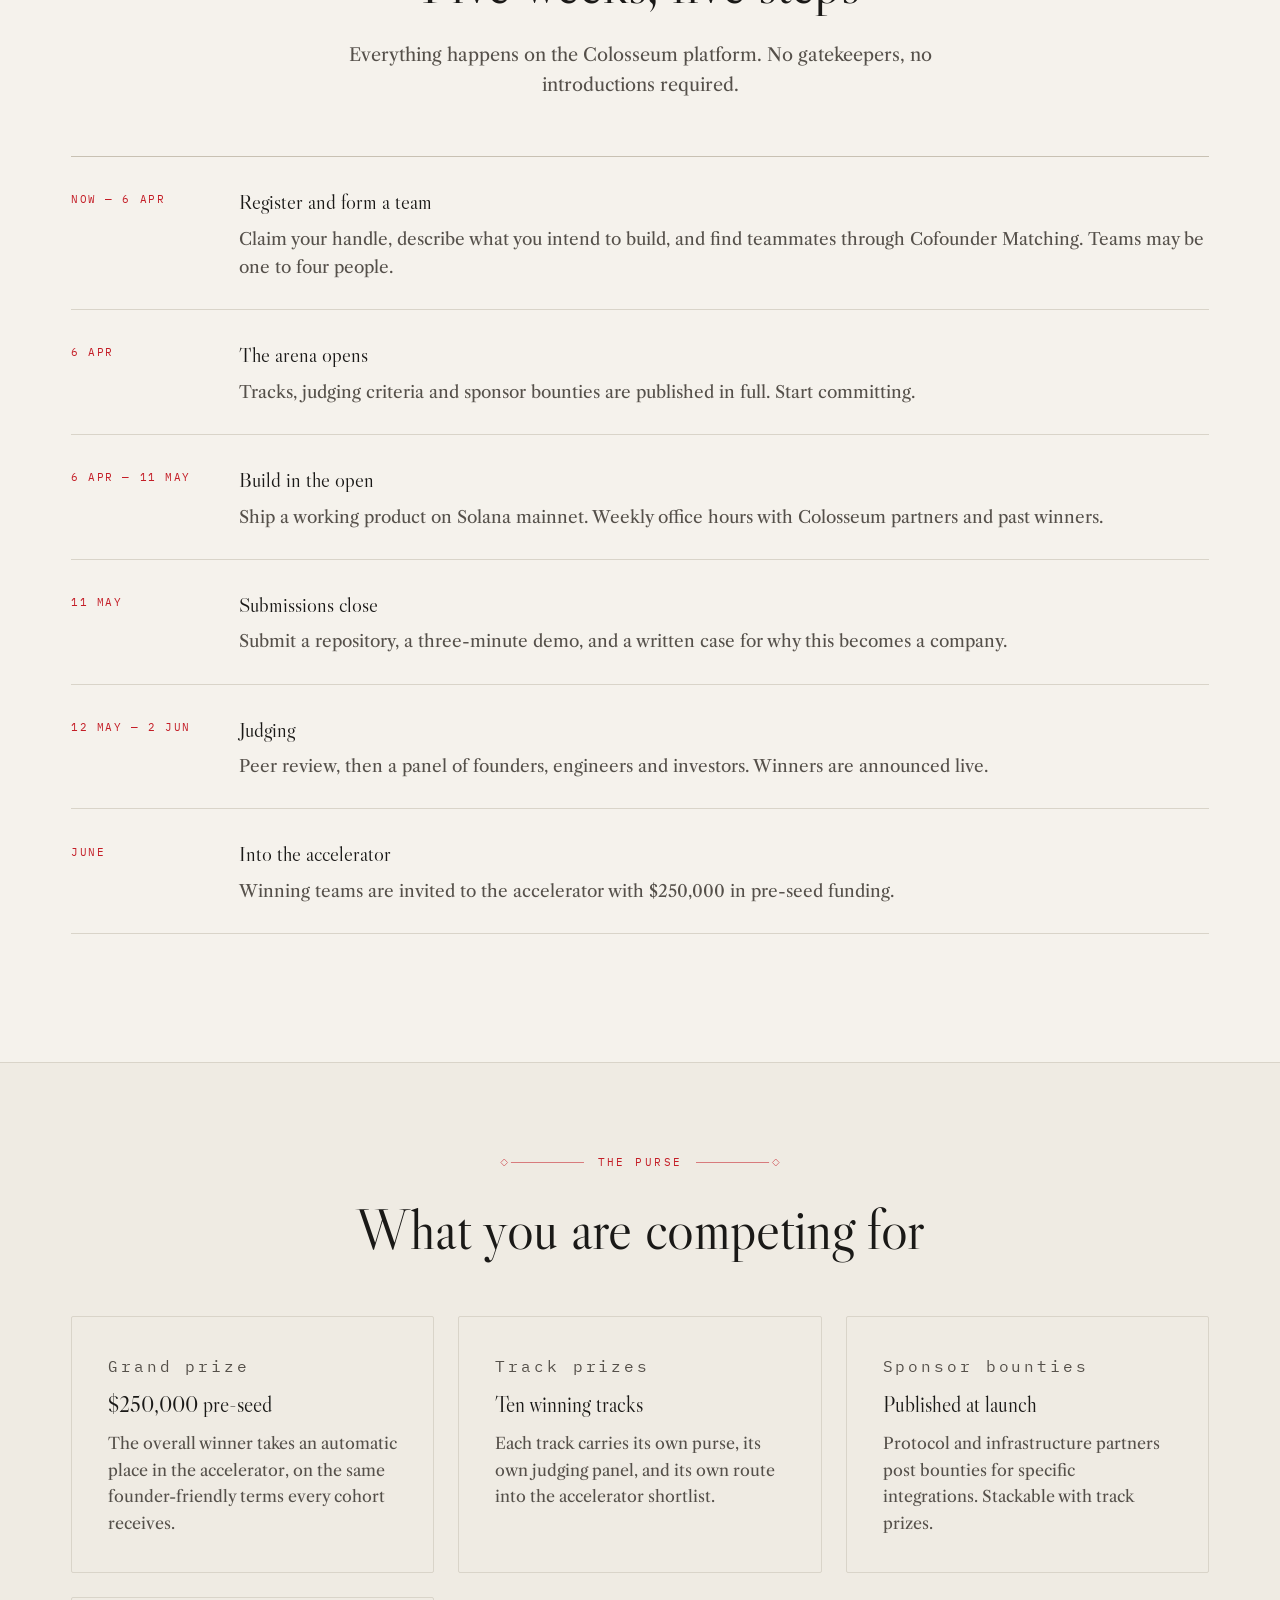
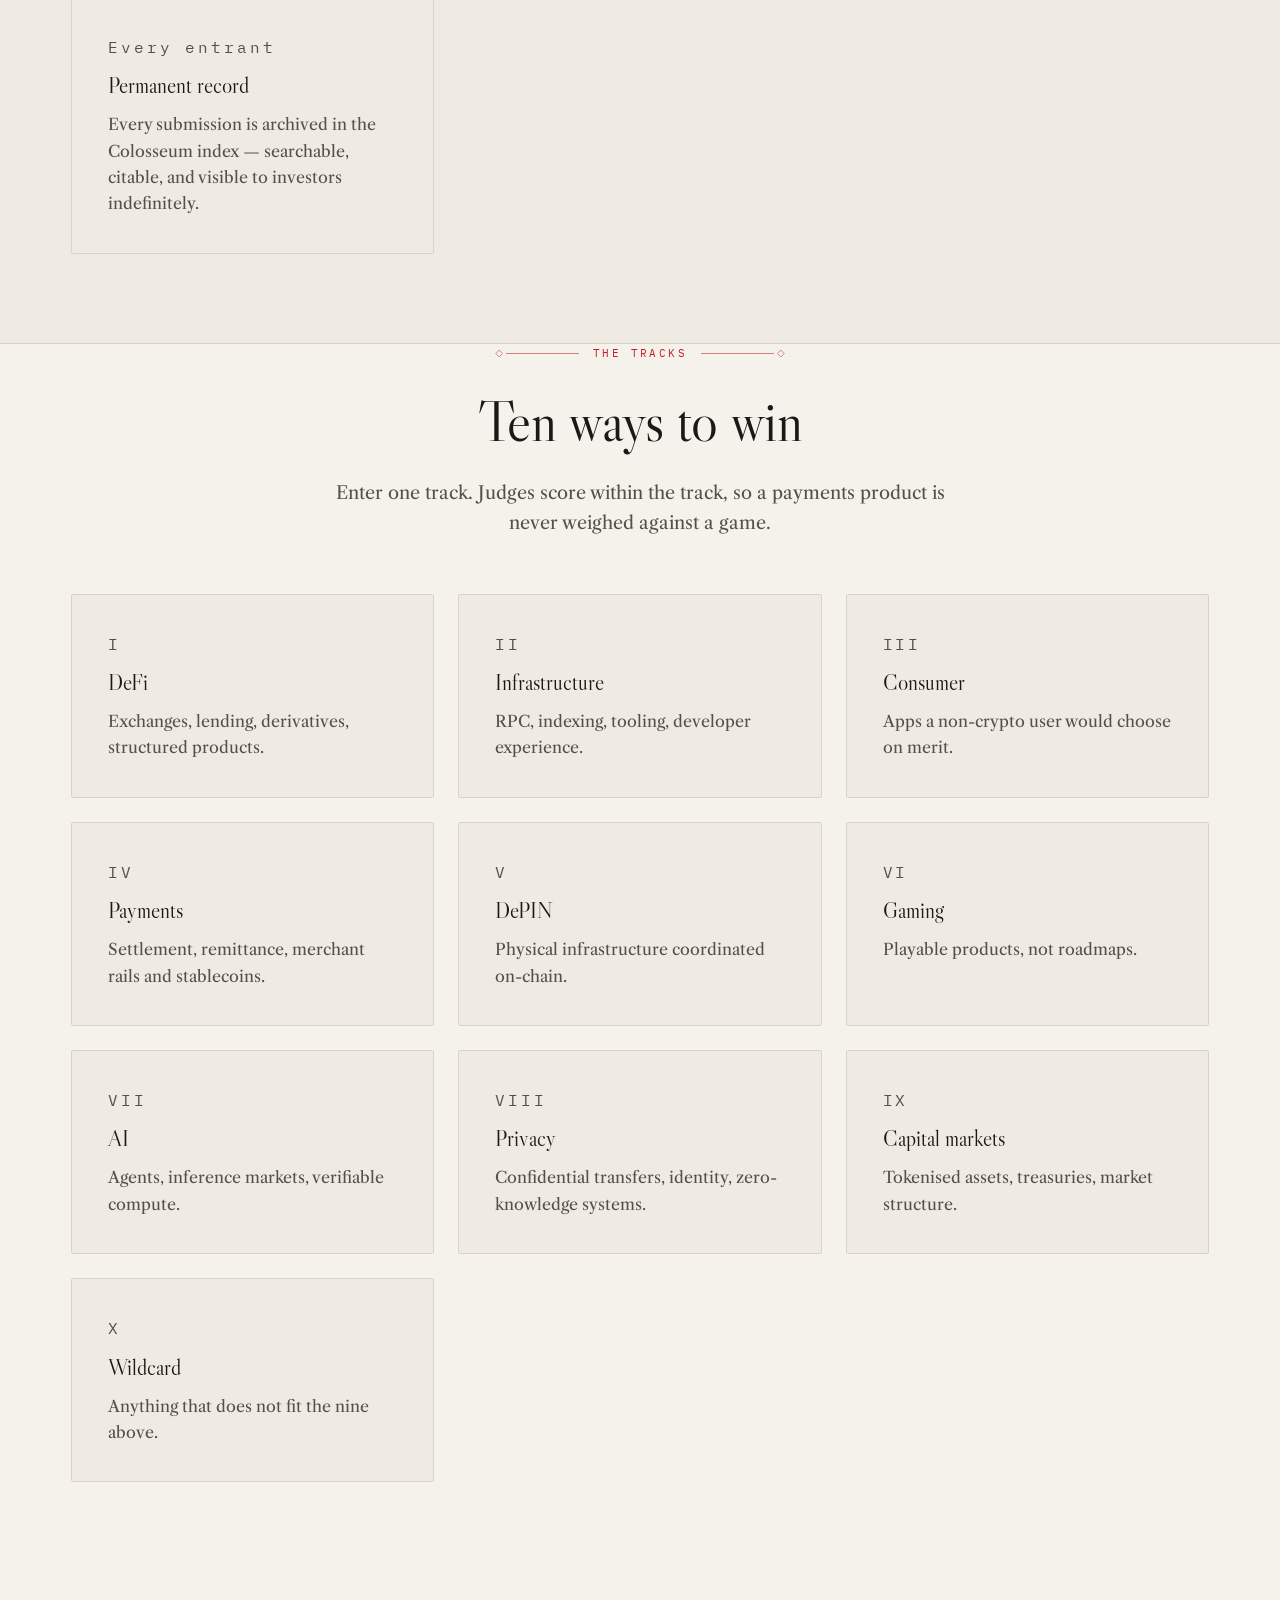
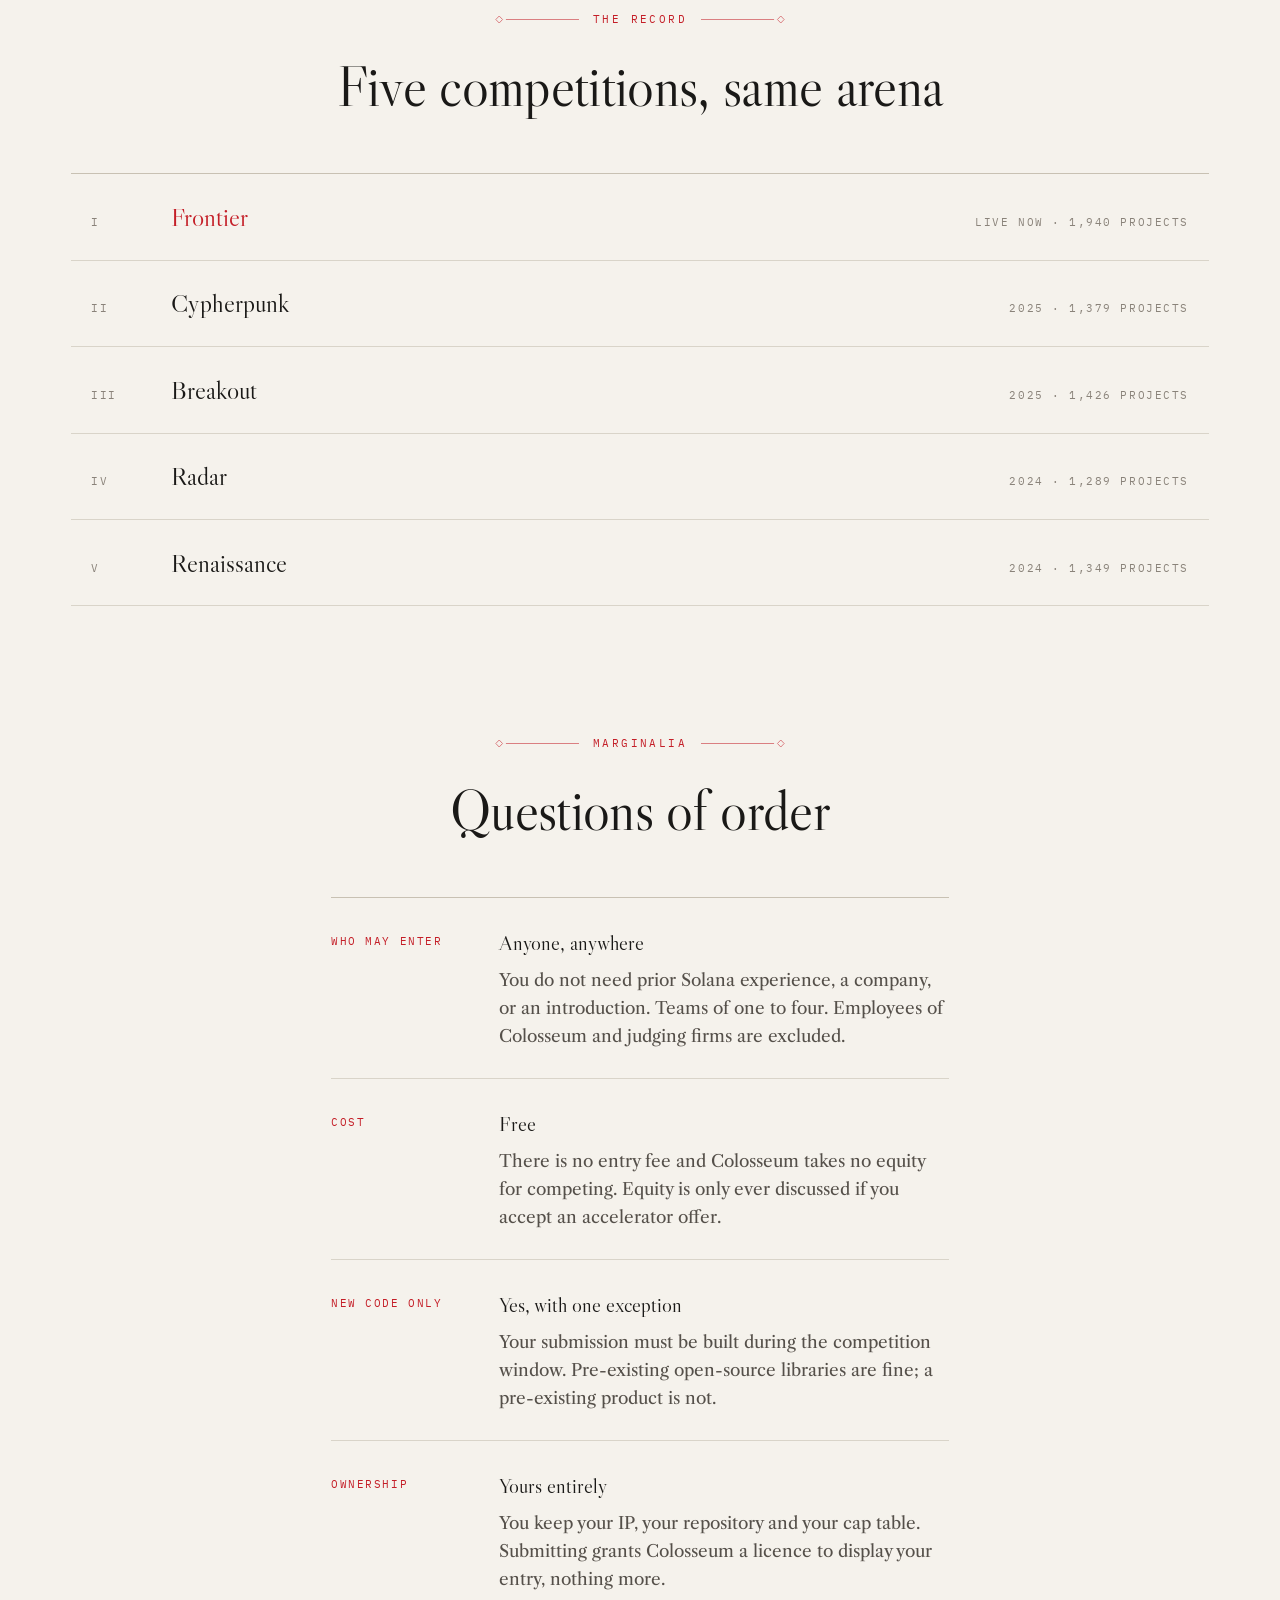
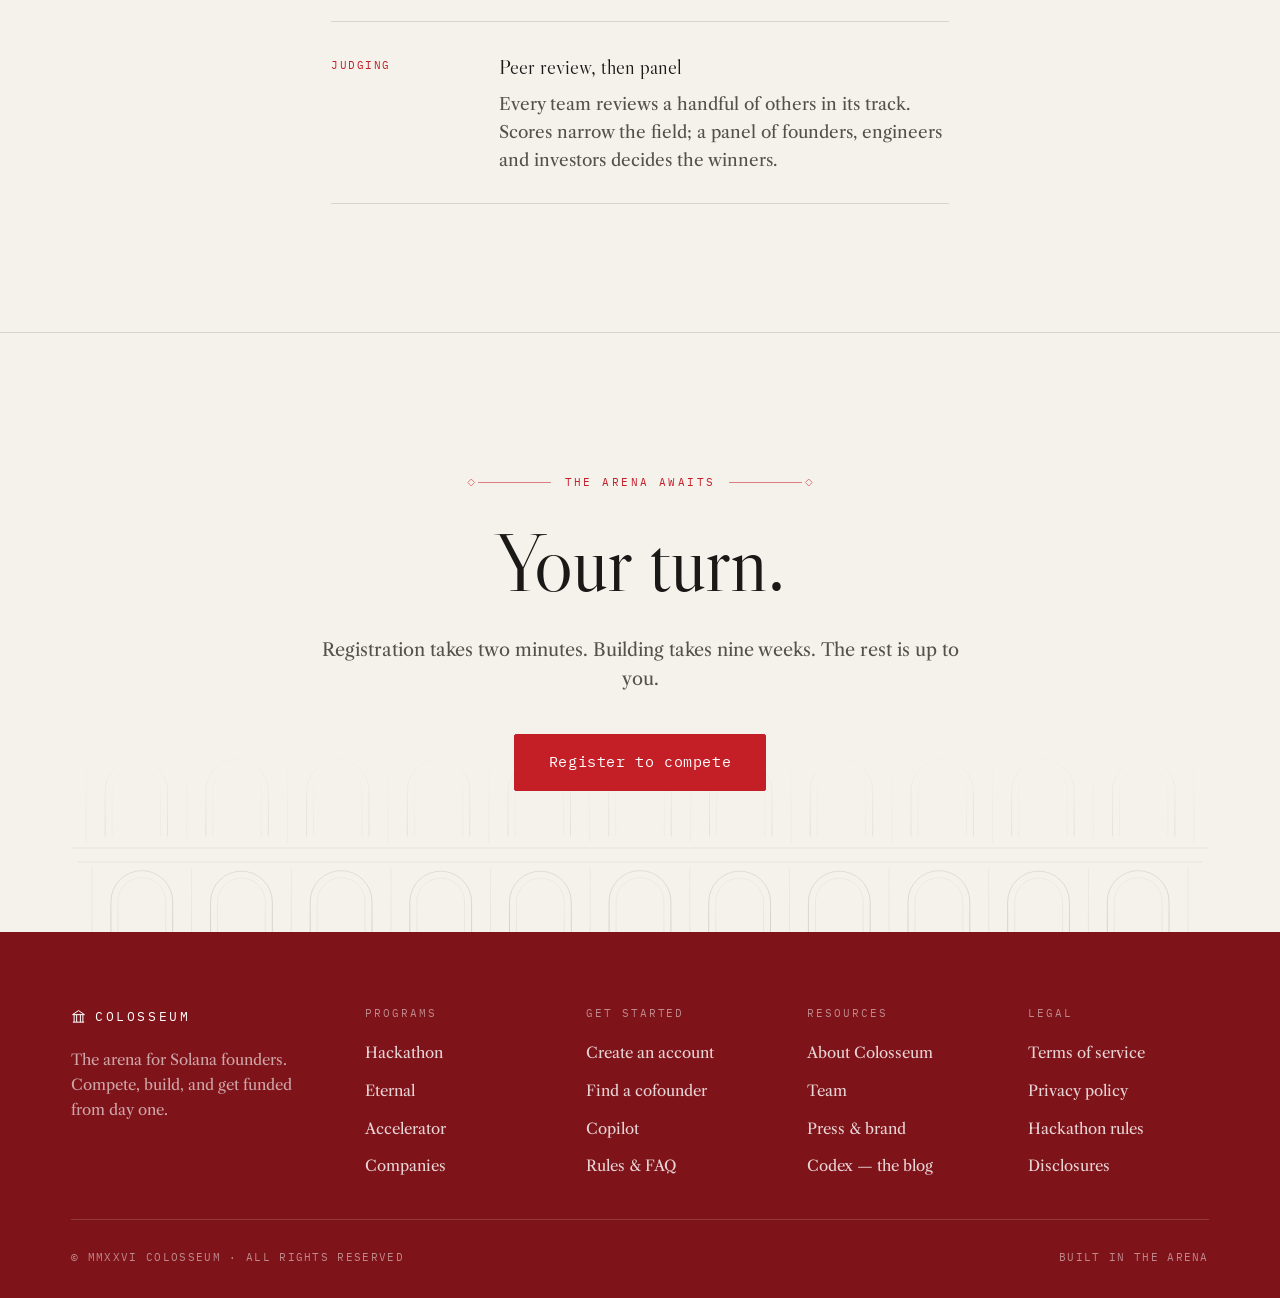
<file: site/hackathon.html>
<!doctype html>
<html lang="en">
<head>
<meta charset="utf-8">
<meta name="viewport" content="width=device-width, initial-scale=1">
<title>Hackathon — Colosseum</title>
<meta name="description" content="The Solana Frontier Hackathon — crypto’s largest startup competition.">
<link rel="preconnect" href="https://fonts.googleapis.com">
<link rel="preconnect" href="https://fonts.gstatic.com" crossorigin>
<link href="https://fonts.googleapis.com/css2?family=Libre+Caslon+Display&family=Libre+Caslon+Text:ital,wght@0,400;0,700;1,400&family=IBM+Plex+Mono:wght@400;500&display=swap" rel="stylesheet">
<link rel="stylesheet" href="assets/css/base.css">
</head>
<body>
<header class="masthead">
    <div class="shell masthead__inner">
      <a class="wordmark" href="index.html"><svg viewBox="0 0 24 24" fill="none" stroke="currentColor" stroke-width="1.6" aria-hidden="true">
  <path d="M3 21h18M5 21V9m4 12V9m6 12V9m4 12V9M2.5 9h19L12 2.5 2.5 9Z"/></svg>Colosseum</a>
      <button class="masthead__burger" aria-expanded="false" aria-controls="nav">Menu</button>
      <nav class="masthead__nav" id="nav">
        <a href="hackathon.html" aria-current="page">Hackathon</a>
        <a href="eternal.html">Eternal</a>
        <a href="accelerator.html">Accelerator</a>
        <a href="companies.html">Companies</a>
        <a href="cofounder-matching.html">Cofounder Matching<span class="pill">New</span></a>
        <a href="copilot.html">Copilot</a>
        <a href="about.html">About</a>
        <a class="btn btn--ink" href="signup.html" style="padding:.45rem 1.05rem">Sign up</a>
      </nav>
    </div>
  </header>
<main>


<section class="pagehead">
  <div class="pagehead__art"><img src="assets/svg/arch.svg" alt=""></div>
  <div class="shell pagehead__inner">
    <p class="eyebrow" data-diamond>The Arena · Season MMXXVI</p>
    <h1 class="display display--xl mt-3">The Solana<br>Frontier Hackathon</h1>
    <p class="lede measure mt-3">Crypto’s largest startup competition. Nine weeks, one arena, and a direct path from first commit to a funded company.</p>
    <div class="btn-row btn-row--center mt-4"><a class="btn btn--lg" href="signup.html">Register to compete</a>
              <a class="btn btn--ghost btn--lg" href="#how">How it works</a></div>
  </div>
</section>

<section>
  <div class="shell center">
    <p class="eyebrow" data-diamond>Registration closes in</p>
    <div class="countdown mt-4">
      
      <div class="countdown__unit"><p class="countdown__value" data-count="days">40</p><p class="caption mt-1">Days</p></div>
      <div class="countdown__unit"><p class="countdown__value" data-count="hours">18</p><p class="caption mt-1">Hours</p></div>
      <div class="countdown__unit"><p class="countdown__value" data-count="mins">52</p><p class="caption mt-1">Mins</p></div>
      <div class="countdown__unit"><p class="countdown__value" data-count="secs">09</p><p class="caption mt-1">Secs</p></div>
    </div>
    <p class="lede measure mt-4">Building runs <strong>6 April – 11 May 2026</strong>. Register any time before submissions close.</p>
  </div>
</section>


<div class="shell"><div class="stats">
  
  <div class="stat" data-reveal>
    <img class="stat__art" src="assets/svg/column.svg" alt="">
    <p class="num red">80,000+</p>
    <p class="caption stat__label">Builders</p>
  </div>
  <div class="stat" data-reveal>
    <img class="stat__art" src="assets/svg/laurel.svg" alt="">
    <p class="num">6,500+</p>
    <p class="caption stat__label">Startups launched</p>
  </div>
  <div class="stat" data-reveal>
    <img class="stat__art" src="assets/svg/trophy.svg" alt="">
    <p class="num">$700M</p>
    <p class="caption stat__label">Raised by winners</p>
  </div>
</div></div>

<section id="how">
  <div class="shell">
    
  <p class="eyebrow" data-diamond>The Rite</p>
  <h2 class="display mt-3 center">Five weeks, five steps</h2>
  <p class="lede measure center mt-3">Everything happens on the Colosseum platform. No gatekeepers, no introductions required.</p>
    <div class="mt-5">
<div class="timeline">
  
  <div class="timeline__item" data-reveal>
    <p class="timeline__when">Now — 6 Apr</p>
    <div class="timeline__what"><h3>Register and form a team</h3><p>Claim your handle, describe what you intend to build, and find teammates through Cofounder Matching. Teams may be one to four people.</p></div>
  </div>
  <div class="timeline__item" data-reveal>
    <p class="timeline__when">6 Apr</p>
    <div class="timeline__what"><h3>The arena opens</h3><p>Tracks, judging criteria and sponsor bounties are published in full. Start committing.</p></div>
  </div>
  <div class="timeline__item" data-reveal>
    <p class="timeline__when">6 Apr — 11 May</p>
    <div class="timeline__what"><h3>Build in the open</h3><p>Ship a working product on Solana mainnet. Weekly office hours with Colosseum partners and past winners.</p></div>
  </div>
  <div class="timeline__item" data-reveal>
    <p class="timeline__when">11 May</p>
    <div class="timeline__what"><h3>Submissions close</h3><p>Submit a repository, a three-minute demo, and a written case for why this becomes a company.</p></div>
  </div>
  <div class="timeline__item" data-reveal>
    <p class="timeline__when">12 May — 2 Jun</p>
    <div class="timeline__what"><h3>Judging</h3><p>Peer review, then a panel of founders, engineers and investors. Winners are announced live.</p></div>
  </div>
  <div class="timeline__item" data-reveal>
    <p class="timeline__when">June</p>
    <div class="timeline__what"><h3>Into the accelerator</h3><p>Winning teams are invited to the accelerator with $250,000 in pre-seed funding.</p></div>
  </div>
</div></div>
  </div>
</section>

<section class="band">
  <div class="shell">
    
  <p class="eyebrow" data-diamond>The Purse</p>
  <h2 class="display mt-3 center">What you are competing for</h2>
  
    <div class="mt-5">
<div class="grid grid--cards">
  
  <article class="card" data-reveal>
    <p class="card__numeral">Grand prize</p>
    <h3>$250,000 pre-seed</h3>
    <p>The overall winner takes an automatic place in the accelerator, on the same founder-friendly terms every cohort receives.</p>
  </article>
  <article class="card" data-reveal>
    <p class="card__numeral">Track prizes</p>
    <h3>Ten winning tracks</h3>
    <p>Each track carries its own purse, its own judging panel, and its own route into the accelerator shortlist.</p>
  </article>
  <article class="card" data-reveal>
    <p class="card__numeral">Sponsor bounties</p>
    <h3>Published at launch</h3>
    <p>Protocol and infrastructure partners post bounties for specific integrations. Stackable with track prizes.</p>
  </article>
  <article class="card" data-reveal>
    <p class="card__numeral">Every entrant</p>
    <h3>Permanent record</h3>
    <p>Every submission is archived in the Colosseum index — searchable, citable, and visible to investors indefinitely.</p>
  </article>
</div></div>
  </div>
</section>

<section>
  <div class="shell">
    
  <p class="eyebrow" data-diamond>The Tracks</p>
  <h2 class="display mt-3 center">Ten ways to win</h2>
  <p class="lede measure center mt-3">Enter one track. Judges score within the track, so a payments product is never weighed against a game.</p>
    <div class="grid grid--cards mt-5">
      
      <article class="card" data-reveal>
        <p class="card__numeral">I</p>
        <h3>DeFi</h3><p>Exchanges, lending, derivatives, structured products.</p>
      </article>
      <article class="card" data-reveal>
        <p class="card__numeral">II</p>
        <h3>Infrastructure</h3><p>RPC, indexing, tooling, developer experience.</p>
      </article>
      <article class="card" data-reveal>
        <p class="card__numeral">III</p>
        <h3>Consumer</h3><p>Apps a non-crypto user would choose on merit.</p>
      </article>
      <article class="card" data-reveal>
        <p class="card__numeral">IV</p>
        <h3>Payments</h3><p>Settlement, remittance, merchant rails and stablecoins.</p>
      </article>
      <article class="card" data-reveal>
        <p class="card__numeral">V</p>
        <h3>DePIN</h3><p>Physical infrastructure coordinated on-chain.</p>
      </article>
      <article class="card" data-reveal>
        <p class="card__numeral">VI</p>
        <h3>Gaming</h3><p>Playable products, not roadmaps.</p>
      </article>
      <article class="card" data-reveal>
        <p class="card__numeral">VII</p>
        <h3>AI</h3><p>Agents, inference markets, verifiable compute.</p>
      </article>
      <article class="card" data-reveal>
        <p class="card__numeral">VIII</p>
        <h3>Privacy</h3><p>Confidential transfers, identity, zero-knowledge systems.</p>
      </article>
      <article class="card" data-reveal>
        <p class="card__numeral">IX</p>
        <h3>Capital markets</h3><p>Tokenised assets, treasuries, market structure.</p>
      </article>
      <article class="card" data-reveal>
        <p class="card__numeral">X</p>
        <h3>Wildcard</h3><p>Anything that does not fit the nine above.</p>
      </article>
    </div>
  </div>
</section>

<section>
  <div class="shell">
    
  <p class="eyebrow" data-diamond>The Record</p>
  <h2 class="display mt-3 center">Five competitions, same arena</h2>
  
    <div class="index mt-5">
      
      <a class="index__row" href="companies.html" data-live>
        <span class="index__numeral">I</span>
        <span class="index__name">Frontier</span>
        <span class="index__meta">Live now · 1,940 projects</span>
      </a>
      <a class="index__row" href="companies.html">
        <span class="index__numeral">II</span>
        <span class="index__name">Cypherpunk</span>
        <span class="index__meta">2025 · 1,379 projects</span>
      </a>
      <a class="index__row" href="companies.html">
        <span class="index__numeral">III</span>
        <span class="index__name">Breakout</span>
        <span class="index__meta">2025 · 1,426 projects</span>
      </a>
      <a class="index__row" href="companies.html">
        <span class="index__numeral">IV</span>
        <span class="index__name">Radar</span>
        <span class="index__meta">2024 · 1,289 projects</span>
      </a>
      <a class="index__row" href="companies.html">
        <span class="index__numeral">V</span>
        <span class="index__name">Renaissance</span>
        <span class="index__meta">2024 · 1,349 projects</span>
      </a>
    </div>
  </div>
</section>

<section id="faq">
  <div class="shell shell--narrow">
    
  <p class="eyebrow" data-diamond>Marginalia</p>
  <h2 class="display mt-3 center">Questions of order</h2>
  
    <div class="mt-5">
<div class="timeline">
  
  <div class="timeline__item" data-reveal>
    <p class="timeline__when">Who may enter</p>
    <div class="timeline__what"><h3>Anyone, anywhere</h3><p>You do not need prior Solana experience, a company, or an introduction. Teams of one to four. Employees of Colosseum and judging firms are excluded.</p></div>
  </div>
  <div class="timeline__item" data-reveal>
    <p class="timeline__when">Cost</p>
    <div class="timeline__what"><h3>Free</h3><p>There is no entry fee and Colosseum takes no equity for competing. Equity is only ever discussed if you accept an accelerator offer.</p></div>
  </div>
  <div class="timeline__item" data-reveal>
    <p class="timeline__when">New code only</p>
    <div class="timeline__what"><h3>Yes, with one exception</h3><p>Your submission must be built during the competition window. Pre-existing open-source libraries are fine; a pre-existing product is not.</p></div>
  </div>
  <div class="timeline__item" data-reveal>
    <p class="timeline__when">Ownership</p>
    <div class="timeline__what"><h3>Yours entirely</h3><p>You keep your IP, your repository and your cap table. Submitting grants Colosseum a licence to display your entry, nothing more.</p></div>
  </div>
  <div class="timeline__item" data-reveal>
    <p class="timeline__when">Judging</p>
    <div class="timeline__what"><h3>Peer review, then panel</h3><p>Every team reviews a handful of others in its track. Scores narrow the field; a panel of founders, engineers and investors decides the winners.</p></div>
  </div>
</div></div>
  </div>
</section>


<section class="closer">
  <div class="closer__art"><img src="assets/svg/arcade.svg" alt=""></div>
  <div class="shell closer__inner">
    <p class="eyebrow" data-diamond>The arena awaits</p>
    <h2 class="display display--xl mt-3">Your turn.</h2>
    <p class="lede measure mt-3">Registration takes two minutes. Building takes nine weeks. The rest is up to you.</p>
    <div class="btn-row btn-row--center mt-4"><a class="btn btn--lg" href="signup.html">Register to compete</a></div>
  </div>
</section>

</main>
<footer class="colophon">
  <div class="shell">
    <div class="colophon__top">
      <div class="colophon__brand">
        <a class="wordmark" href="index.html"><svg viewBox="0 0 24 24" fill="none" stroke="currentColor" stroke-width="1.6" aria-hidden="true">
  <path d="M3 21h18M5 21V9m4 12V9m6 12V9m4 12V9M2.5 9h19L12 2.5 2.5 9Z"/></svg>Colosseum</a>
        <p>The arena for Solana founders. Compete, build, and get funded from day one.</p>
      </div>
      <div>
        <h4>Programs</h4>
        <ul>
          <li><a href="hackathon.html">Hackathon</a></li>
          <li><a href="eternal.html">Eternal</a></li>
          <li><a href="accelerator.html">Accelerator</a></li>
          <li><a href="companies.html">Companies</a></li>
        </ul>
      </div>
      <div>
        <h4>Get started</h4>
        <ul>
          <li><a href="signup.html">Create an account</a></li>
          <li><a href="cofounder-matching.html">Find a cofounder</a></li>
          <li><a href="copilot.html">Copilot</a></li>
          <li><a href="hackathon.html#faq">Rules &amp; FAQ</a></li>
        </ul>
      </div>
      <div>
        <h4>Resources</h4>
        <ul>
          <li><a href="about.html">About Colosseum</a></li>
          <li><a href="about.html#team">Team</a></li>
          <li><a href="about.html#press">Press &amp; brand</a></li>
          <li><a href="#">Codex — the blog</a></li>
        </ul>
      </div>
      <div>
        <h4>Legal</h4>
        <ul>
          <li><a href="#">Terms of service</a></li>
          <li><a href="#">Privacy policy</a></li>
          <li><a href="#">Hackathon rules</a></li>
          <li><a href="#">Disclosures</a></li>
        </ul>
      </div>
    </div>
    <div class="colophon__bottom">
      <span>© MMXXVI Colosseum · All rights reserved</span>
      <span class="spacer"></span>
      <span>Built in the arena</span>
    </div>
  </div>
</footer>
<script src="assets/js/site.js"></script>
</body>
</html>
</file>
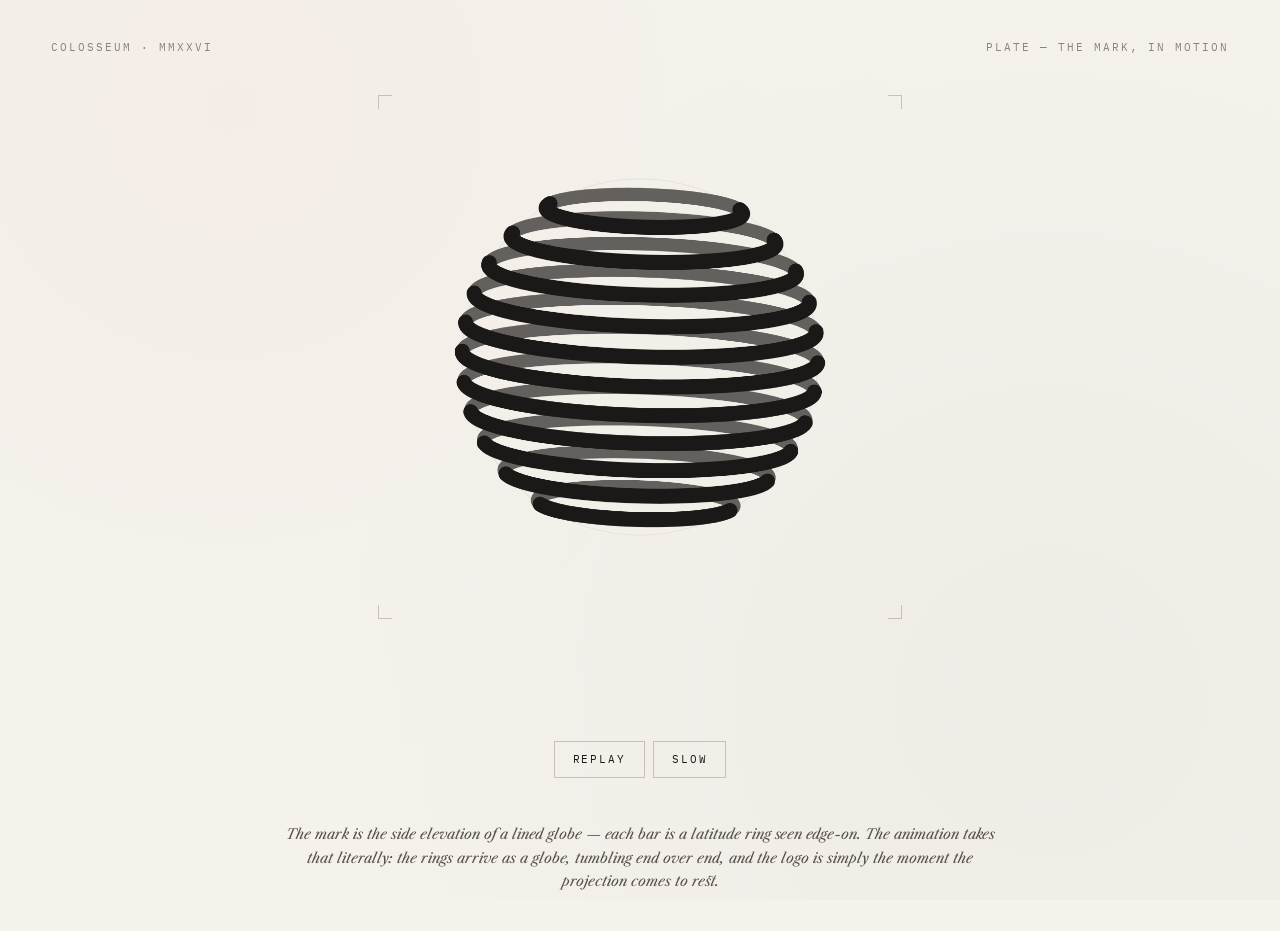
<file: site/logo-animation.html>
<!doctype html>
<html lang="en">
<head>
<meta charset="utf-8">
<meta name="viewport" content="width=device-width, initial-scale=1">
<title>Logo animation — Colosseum</title>
<meta name="description" content="The lined-globe mark assembled in motion: a globe of latitude rings flips end over end and settles into its side elevation — the logo.">
<link rel="preconnect" href="https://fonts.googleapis.com">
<link rel="preconnect" href="https://fonts.gstatic.com" crossorigin>
<link href="https://fonts.googleapis.com/css2?family=Libre+Caslon+Display&family=Libre+Caslon+Text:ital,wght@0,400;0,700;1,400&family=IBM+Plex+Mono:wght@400;500&display=swap" rel="stylesheet">
<link rel="stylesheet" href="assets/css/base.css">
<style>
  .study {
    min-height: 100vh;
    display: flex;
    flex-direction: column;
    padding: clamp(1.25rem, 3vw, 2.5rem) var(--gutter);
  }

  .study__marginalia {
    display: flex;
    justify-content: space-between;
    gap: 1rem;
    font-family: var(--mono);
    font-size: var(--fs-label);
    letter-spacing: 0.18em;
    text-transform: uppercase;
    color: var(--ink-3);
  }
  .study__marginalia a { text-decoration: none; }
  .study__marginalia a:hover { color: var(--crimson); }

  .study__stage {
    flex: 1;
    display: flex;
    flex-direction: column;
    align-items: center;
    justify-content: center;
    gap: clamp(1.5rem, 3.5vh, 2.75rem);
    padding: clamp(2rem, 5vh, 4rem) 0;
  }

  .plate-frame {
    padding: clamp(1.5rem, 4vw, 3rem);
  }

  .plate-frame canvas {
    display: block;
    width: min(66vw, 46vh, 420px);
    height: auto;
    aspect-ratio: 1;
    cursor: pointer;
  }

  /* Wordmark reveal */
  .reveal {
    text-align: center;
    display: grid;
    gap: 0.6rem;
    justify-items: center;
  }
  .reveal__name {
    font-family: var(--display);
    font-size: var(--fs-display-m);
    line-height: 1;
    letter-spacing: 0.02em;
    opacity: 0;
    transform: translateY(0.45em);
    transition: opacity 0.9s var(--ease), transform 0.9s var(--ease);
  }
  .reveal__tag {
    font-family: var(--mono);
    font-size: var(--fs-label);
    letter-spacing: 0.22em;
    text-transform: uppercase;
    color: var(--crimson);
    opacity: 0;
    transition: opacity 0.9s var(--ease) 0.25s;
  }
  .is-set .reveal__name { opacity: 1; transform: none; }
  .is-set .reveal__tag { opacity: 1; }

  .study__controls {
    display: flex;
    gap: 0.5rem;
  }
  .study__controls button {
    font-family: var(--mono);
    font-size: var(--fs-label);
    letter-spacing: 0.18em;
    text-transform: uppercase;
    background: none;
    border: 1px solid var(--rule-2);
    padding: 0.55rem 1.1rem;
    cursor: pointer;
    transition: border-color 0.2s var(--ease), color 0.2s var(--ease);
  }
  .study__controls button:hover { border-color: var(--ink); }
  .study__controls button[aria-pressed="true"] {
    border-color: var(--crimson);
    color: var(--crimson);
  }

  .study__note {
    max-width: var(--shell-narrow);
    margin: 0 auto;
    font-size: var(--fs-small);
    font-style: italic;
    color: var(--ink-2);
    text-align: center;
  }
</style>
</head>
<body>

<main class="study">
  <div class="study__marginalia">
    <a href="index.html">Colosseum · MMXXVI</a>
    <span>Plate — the mark, in motion</span>
  </div>

  <div class="study__stage">
    <div class="plate-frame cropped">
      <span class="crop-tr"></span><span class="crop-bl"></span>
      <canvas id="globe" width="840" height="840" role="img"
        aria-label="Animation: a wireframe globe of latitude rings flips end over end, then settles flat into the Colosseum mark — a circle drawn as stacked horizontal lines."></canvas>
    </div>

    <div class="reveal" id="reveal">
      <div class="reveal__name">Colosseum</div>
      <div class="reveal__tag">The arena for Solana founders</div>
    </div>

    <div class="study__controls">
      <button id="replay" type="button">Replay</button>
      <button id="slow" type="button" aria-pressed="false">Slow</button>
    </div>
  </div>

  <p class="study__note">
    The mark is the side elevation of a lined globe — each bar is a latitude
    ring seen edge-on. The animation takes that literally: the rings arrive as a
    globe, tumbling end over end, and the logo is simply the moment the
    projection comes to rest.
  </p>
</main>

<script>
(function () {
  'use strict';

  var canvas = document.getElementById('globe');
  var ctx = canvas.getContext('2d');
  var reveal = document.getElementById('reveal');
  var replayBtn = document.getElementById('replay');
  var slowBtn = document.getElementById('slow');

  var INK = '#1A1917';
  var RULE = '#C8C1B3';

  /* The mark: latitude rings whose edge-on projections are evenly spaced
     chords of the circle. y is height on the unit sphere, r the ring radius. */
  var N = 11;
  var rings = [];
  for (var i = 0; i < N; i++) {
    var y = ((i + 1) / (N + 1)) * 2 - 1;
    rings.push({ y: y, r: Math.sqrt(1 - y * y) });
  }

  var TILT_TURNS = Math.PI * 3;   /* 1.5 end-over-end flips */
  var YAW_TURNS = Math.PI * 0.9;  /* decaying sideways swing */
  var DURATION = 3200;
  var SLOW_DURATION = 9000;
  var SAMPLES = 96;

  var reduced = window.matchMedia('(prefers-reduced-motion: reduce)').matches;
  var slow = false;
  var start = 0;
  var raf = 0;

  function easeOutQuint(t) { return 1 - Math.pow(1 - t, 5); }
  function easeOutCubic(t) { return 1 - Math.pow(1 - t, 3); }
  function clamp01(t) { return Math.min(1, Math.max(0, t)); }

  /* Orientation at progress t: tilt about the screen-horizontal axis carries
     the flips; yaw about the screen-vertical axis makes the flight tumble
     rather than cartwheel in a plane. Both decay to zero, where every ring
     projects to its chord — the logo. */
  function pose(t) {
    var tilt = TILT_TURNS * (1 - easeOutQuint(clamp01(t / 0.82)));
    if (t > 0.82) {
      var s = (t - 0.82) / 0.18; /* small overshoot past flat, then settle */
      tilt += 0.14 * Math.sin(s * Math.PI * 1.5) * (1 - s) * (1 - s);
    }
    var yaw = YAW_TURNS * (1 - easeOutCubic(clamp01(t / 0.75)));
    var scale = 0.84 + 0.16 * easeOutQuint(clamp01(t / 0.7));
    return { tilt: tilt, yaw: yaw, scale: scale };
  }

  function draw(t) {
    var p = pose(t);
    var w = canvas.width, h = canvas.height;
    var cx = w / 2, cy = h / 2;
    var S = (w / 2) * 0.86 * p.scale; /* px per unit-sphere radius */

    var ct = Math.cos(p.tilt), st = Math.sin(p.tilt);
    var cb = Math.cos(p.yaw), sb = Math.sin(p.yaw);

    /* How flat the globe currently is (1 = edge-on = the logo). */
    var flat = 1 - Math.min(1, Math.abs(st) / 0.35);
    var spacing = (2 / (N + 1)) * S;
    var lineW = spacing * (0.24 + 0.28 * easeOutQuint(clamp01(t)));

    ctx.clearRect(0, 0, w, h);
    ctx.lineCap = 'round';
    ctx.lineJoin = 'round';

    /* Construction circle — the guide the rings settle into. */
    ctx.beginPath();
    ctx.arc(cx, cy, (w / 2) * 0.86, 0, Math.PI * 2);
    ctx.strokeStyle = RULE;
    ctx.globalAlpha = 0.5 - 0.3 * flat;
    ctx.lineWidth = 1.5;
    ctx.stroke();

    ctx.strokeStyle = INK;

    /* Each ring is the 3D circle  C + u·cosφ + v·sinφ  pushed through
       Ry(yaw)·Rx(tilt) and projected orthographically. */
    for (var pass = 0; pass < 2; pass++) {
      for (var i = 0; i < rings.length; i++) {
        var ring = rings[i];
        var y = ring.y, r = ring.r;

        /* Transformed center and basis vectors (x, y, z). */
        var Cx = y * st * sb, Cy = y * ct, Cz = y * st * cb;
        var Ux = r * cb, Uy = 0, Uz = -r * sb;
        var Vx = r * ct * sb, Vy = -r * st, Vz = r * ct * cb;

        ctx.beginPath();
        var open = false;
        for (var k = 0; k <= SAMPLES; k++) {
          var a = (k / SAMPLES) * Math.PI * 2;
          var ca = Math.cos(a), sa = Math.sin(a);
          var px = cx + S * (Cx + Ux * ca + Vx * sa);
          var py = cy - S * (Cy + Uy * ca + Vy * sa);
          var pz = Cz + Uz * ca + Vz * sa;
          var front = pz >= -0.02;
          if (pass === 0 || front) {
            if (open) { ctx.lineTo(px, py); }
            else { ctx.moveTo(px, py); open = true; }
          } else {
            open = false;
          }
        }
        /* Back pass: the whole ring, faint while airborne, solid once flat.
           Front pass: only the near half, full ink. */
        ctx.globalAlpha = pass === 0 ? 0.30 + 0.70 * flat : 1;
        ctx.lineWidth = pass === 0 ? lineW * 0.88 : lineW;
        ctx.stroke();
      }
    }
    ctx.globalAlpha = 1;
  }

  function frame(now) {
    var duration = slow ? SLOW_DURATION : DURATION;
    var t = clamp01((now - start) / duration);
    draw(t);
    reveal.classList.toggle('is-set', t > 0.78);
    if (t < 1) { raf = requestAnimationFrame(frame); }
  }

  function play() {
    cancelAnimationFrame(raf);
    reveal.classList.remove('is-set');
    if (reduced) {
      draw(1);
      reveal.classList.add('is-set');
      return;
    }
    raf = requestAnimationFrame(function (now) {
      start = now;
      frame(now);
    });
  }

  replayBtn.addEventListener('click', play);
  canvas.addEventListener('click', play);
  slowBtn.addEventListener('click', function () {
    slow = !slow;
    slowBtn.setAttribute('aria-pressed', String(slow));
    play();
  });

  play();
})();
</script>
</body>
</html>
</file>
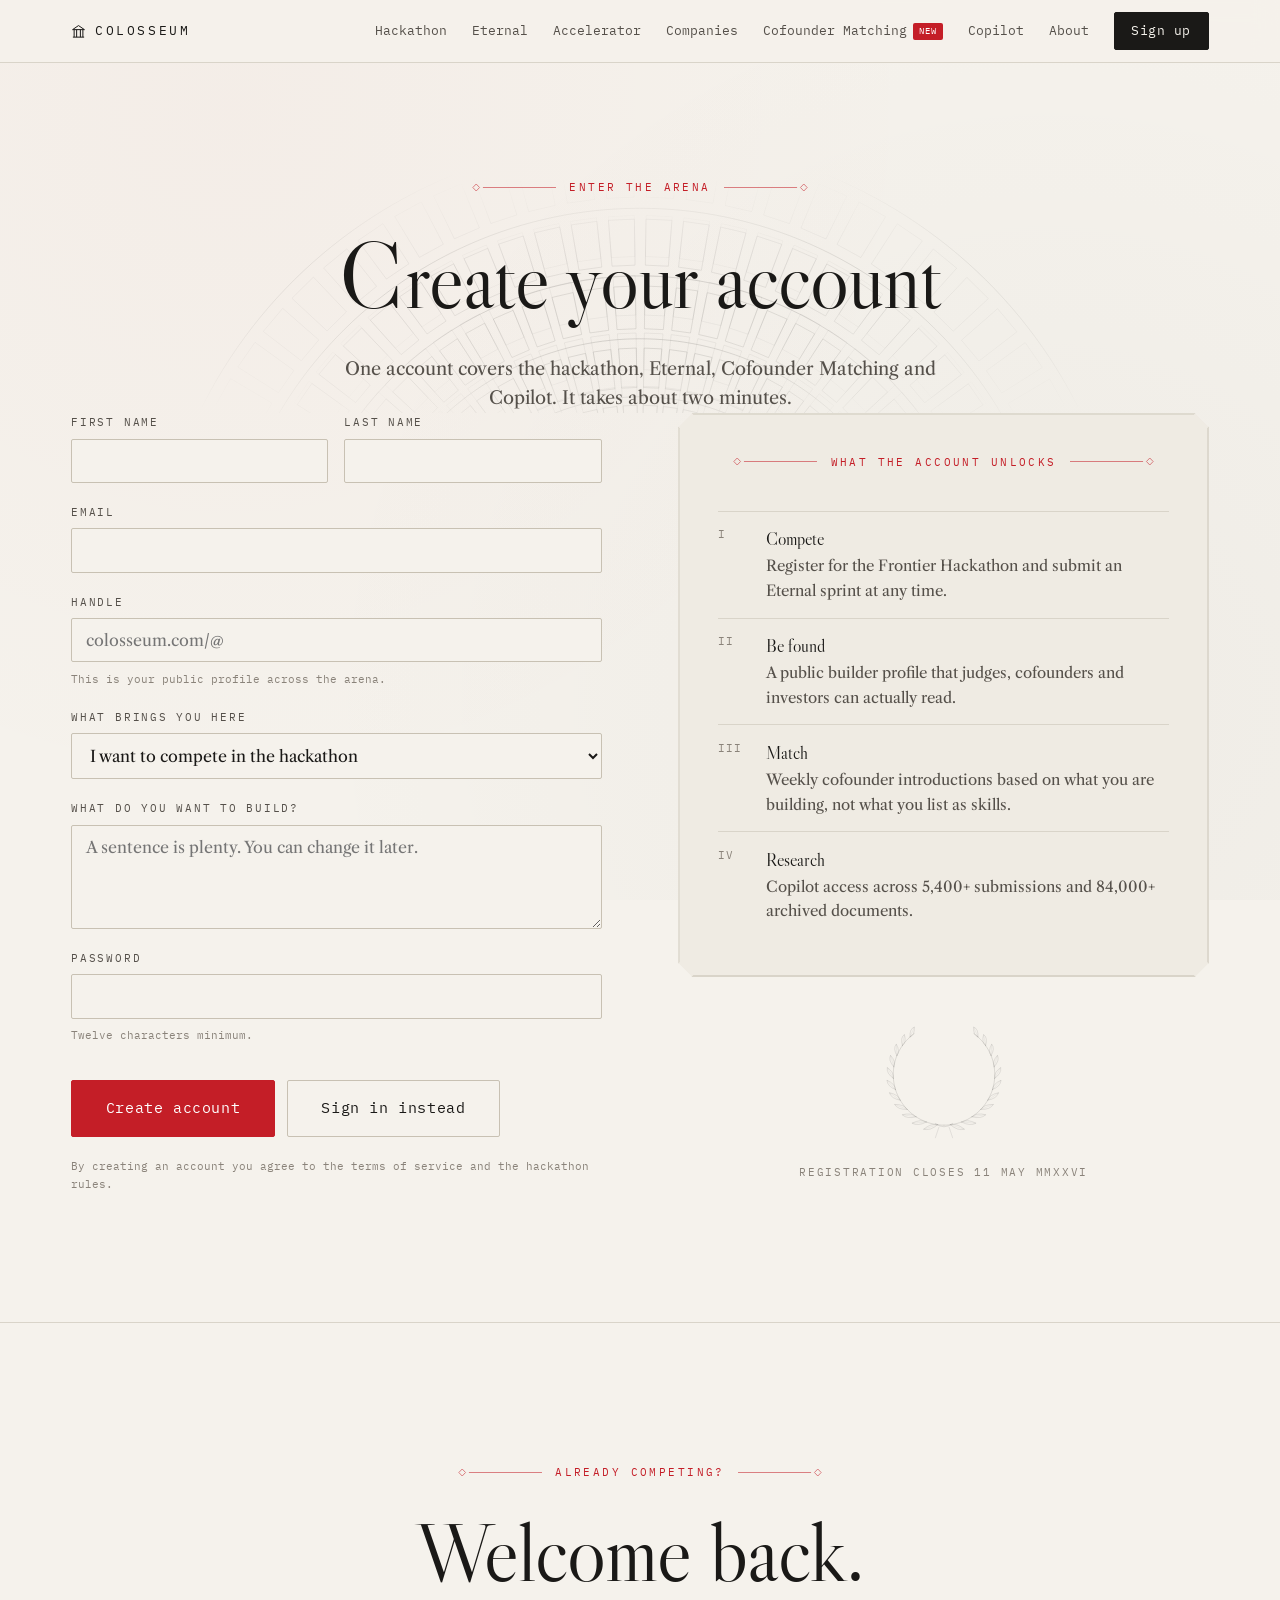
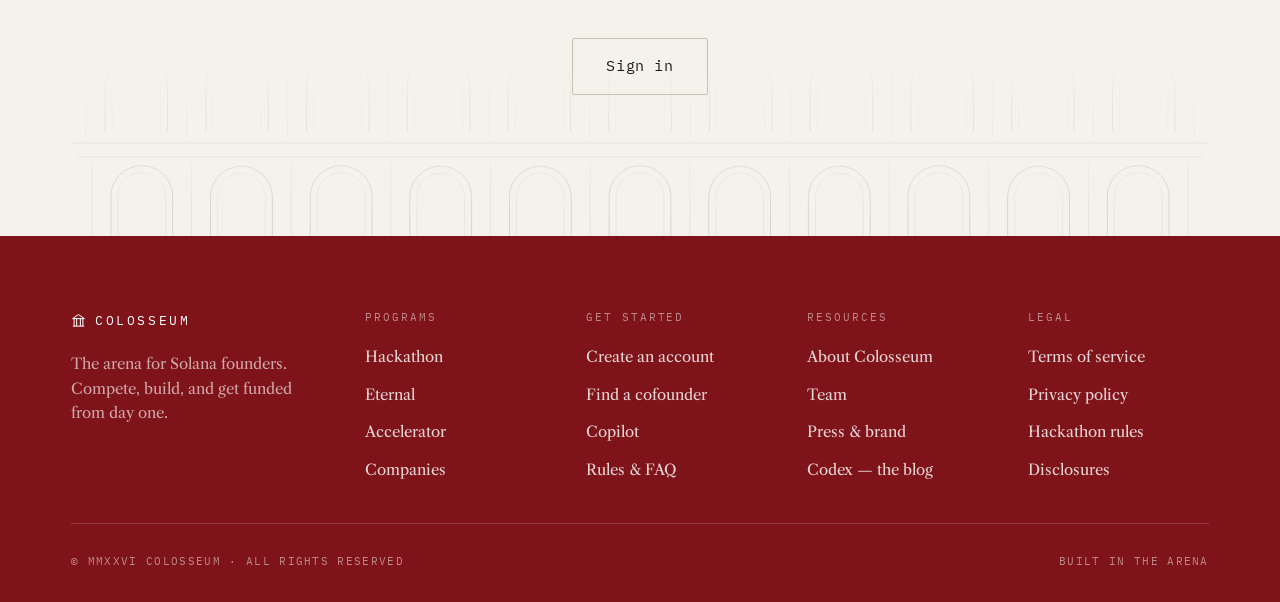
<file: site/signup.html>
<!doctype html>
<html lang="en">
<head>
<meta charset="utf-8">
<meta name="viewport" content="width=device-width, initial-scale=1">
<title>Sign up — Colosseum</title>
<meta name="description" content="Create your Colosseum account and enter the arena.">
<link rel="preconnect" href="https://fonts.googleapis.com">
<link rel="preconnect" href="https://fonts.gstatic.com" crossorigin>
<link href="https://fonts.googleapis.com/css2?family=Libre+Caslon+Display&family=Libre+Caslon+Text:ital,wght@0,400;0,700;1,400&family=IBM+Plex+Mono:wght@400;500&display=swap" rel="stylesheet">
<link rel="stylesheet" href="assets/css/base.css">
</head>
<body>
<header class="masthead">
    <div class="shell masthead__inner">
      <a class="wordmark" href="index.html"><svg viewBox="0 0 24 24" fill="none" stroke="currentColor" stroke-width="1.6" aria-hidden="true">
  <path d="M3 21h18M5 21V9m4 12V9m6 12V9m4 12V9M2.5 9h19L12 2.5 2.5 9Z"/></svg>Colosseum</a>
      <button class="masthead__burger" aria-expanded="false" aria-controls="nav">Menu</button>
      <nav class="masthead__nav" id="nav">
        <a href="hackathon.html">Hackathon</a>
        <a href="eternal.html">Eternal</a>
        <a href="accelerator.html">Accelerator</a>
        <a href="companies.html">Companies</a>
        <a href="cofounder-matching.html">Cofounder Matching<span class="pill">New</span></a>
        <a href="copilot.html">Copilot</a>
        <a href="about.html">About</a>
        <a class="btn btn--ink" href="signup.html" style="padding:.45rem 1.05rem">Sign up</a>
      </nav>
    </div>
  </header>
<main>

<section class="pagehead" style="padding-bottom:0;border-bottom:0">
  <div class="pagehead__art"><img src="assets/svg/dome.svg" alt=""></div>
  <div class="shell pagehead__inner">
    <p class="eyebrow" data-diamond>Enter the arena</p>
    <h1 class="display display--xl display--versal mt-3">Create your account</h1>
    <p class="lede measure mt-3">One account covers the hackathon, Eternal, Cofounder Matching and Copilot. It takes about two minutes.</p>
  </div>
</section>

<section>
  <div class="shell">
    <div class="split" style="align-items:start">
      <form class="stack stack--lg" style="gap:1.25rem" onsubmit="return false">
        <div class="field-row">
          <div class="field">
            <label for="first">First name</label>
            <input id="first" name="first" autocomplete="given-name" required>
          </div>
          <div class="field">
            <label for="last">Last name</label>
            <input id="last" name="last" autocomplete="family-name" required>
          </div>
        </div>
        <div class="field">
          <label for="email">Email</label>
          <input id="email" name="email" type="email" autocomplete="email" required>
        </div>
        <div class="field">
          <label for="handle">Handle</label>
          <input id="handle" name="handle" placeholder="colosseum.com/@" required>
          <p class="field__hint">This is your public profile across the arena.</p>
        </div>
        <div class="field">
          <label for="role">What brings you here</label>
          <select id="role" name="role">
            <option>I want to compete in the hackathon</option>
            <option>I want to start an Eternal sprint</option>
            <option>I’m looking for a cofounder</option>
            <option>I’m here for Copilot</option>
            <option>Still deciding</option>
          </select>
        </div>
        <div class="field">
          <label for="build">What do you want to build?</label>
          <textarea id="build" name="build" rows="4" placeholder="A sentence is plenty. You can change it later."></textarea>
        </div>
        <div class="field">
          <label for="pw">Password</label>
          <input id="pw" name="pw" type="password" autocomplete="new-password" required>
          <p class="field__hint">Twelve characters minimum.</p>
        </div>
        <div class="btn-row mt-2">
          <button class="btn btn--lg" type="submit">Create account</button>
          <a class="btn btn--ghost btn--lg" href="#">Sign in instead</a>
        </div>
        <p class="field__hint">By creating an account you agree to the terms of service and the hackathon rules.</p>
      </form>

      <aside class="stack stack--lg">
        <div class="plate" style="padding:clamp(1.75rem,3vw,2.5rem)">
          <p class="eyebrow" data-diamond>What the account unlocks</p>
          <div class="mt-4">
          <div style="display:grid;grid-template-columns:2.25rem 1fr;gap:.75rem;padding:.85rem 0;border-top:1px solid var(--rule)">
            <span class="index__numeral">I</span>
            <div><strong style="font-family:var(--display);font-size:1.1rem;font-weight:400">Compete</strong>
            <p style="color:var(--ink-2);font-size:.9375rem">Register for the Frontier Hackathon and submit an Eternal sprint at any time.</p></div>
          </div>
          <div style="display:grid;grid-template-columns:2.25rem 1fr;gap:.75rem;padding:.85rem 0;border-top:1px solid var(--rule)">
            <span class="index__numeral">II</span>
            <div><strong style="font-family:var(--display);font-size:1.1rem;font-weight:400">Be found</strong>
            <p style="color:var(--ink-2);font-size:.9375rem">A public builder profile that judges, cofounders and investors can actually read.</p></div>
          </div>
          <div style="display:grid;grid-template-columns:2.25rem 1fr;gap:.75rem;padding:.85rem 0;border-top:1px solid var(--rule)">
            <span class="index__numeral">III</span>
            <div><strong style="font-family:var(--display);font-size:1.1rem;font-weight:400">Match</strong>
            <p style="color:var(--ink-2);font-size:.9375rem">Weekly cofounder introductions based on what you are building, not what you list as skills.</p></div>
          </div>
          <div style="display:grid;grid-template-columns:2.25rem 1fr;gap:.75rem;padding:.85rem 0;border-top:1px solid var(--rule)">
            <span class="index__numeral">IV</span>
            <div><strong style="font-family:var(--display);font-size:1.1rem;font-weight:400">Research</strong>
            <p style="color:var(--ink-2);font-size:.9375rem">Copilot access across 5,400+ submissions and 84,000+ archived documents.</p></div>
          </div></div>
        </div>
        <div class="center">
          <img src="assets/svg/laurel.svg" alt="" style="width:150px;margin-inline:auto;opacity:.5">
          <p class="caption mt-2">Registration closes 11 May MMXXVI</p>
        </div>
      </aside>
    </div>
  </div>
</section>


<section class="closer">
  <div class="closer__art"><img src="assets/svg/arcade.svg" alt=""></div>
  <div class="shell closer__inner">
    <p class="eyebrow" data-diamond>Already competing?</p>
    <h2 class="display display--xl mt-3">Welcome back.</h2>
    
    <div class="btn-row btn-row--center mt-4"><a class="btn btn--ghost btn--lg" href="#">Sign in</a></div>
  </div>
</section>

</main>
<footer class="colophon">
  <div class="shell">
    <div class="colophon__top">
      <div class="colophon__brand">
        <a class="wordmark" href="index.html"><svg viewBox="0 0 24 24" fill="none" stroke="currentColor" stroke-width="1.6" aria-hidden="true">
  <path d="M3 21h18M5 21V9m4 12V9m6 12V9m4 12V9M2.5 9h19L12 2.5 2.5 9Z"/></svg>Colosseum</a>
        <p>The arena for Solana founders. Compete, build, and get funded from day one.</p>
      </div>
      <div>
        <h4>Programs</h4>
        <ul>
          <li><a href="hackathon.html">Hackathon</a></li>
          <li><a href="eternal.html">Eternal</a></li>
          <li><a href="accelerator.html">Accelerator</a></li>
          <li><a href="companies.html">Companies</a></li>
        </ul>
      </div>
      <div>
        <h4>Get started</h4>
        <ul>
          <li><a href="signup.html">Create an account</a></li>
          <li><a href="cofounder-matching.html">Find a cofounder</a></li>
          <li><a href="copilot.html">Copilot</a></li>
          <li><a href="hackathon.html#faq">Rules &amp; FAQ</a></li>
        </ul>
      </div>
      <div>
        <h4>Resources</h4>
        <ul>
          <li><a href="about.html">About Colosseum</a></li>
          <li><a href="about.html#team">Team</a></li>
          <li><a href="about.html#press">Press &amp; brand</a></li>
          <li><a href="#">Codex — the blog</a></li>
        </ul>
      </div>
      <div>
        <h4>Legal</h4>
        <ul>
          <li><a href="#">Terms of service</a></li>
          <li><a href="#">Privacy policy</a></li>
          <li><a href="#">Hackathon rules</a></li>
          <li><a href="#">Disclosures</a></li>
        </ul>
      </div>
    </div>
    <div class="colophon__bottom">
      <span>© MMXXVI Colosseum · All rights reserved</span>
      <span class="spacer"></span>
      <span>Built in the arena</span>
    </div>
  </div>
</footer>
<script src="assets/js/site.js"></script>
</body>
</html>
</file>
<file: site/assets/css/base.css>
/* ==========================================================================
   Colosseum 2026 — Editorial
   Design system extracted from the approved homepage render.

   The vocabulary is Roman-antiquarian: bone paper, engraved line art, crimson
   rubrication, letterspaced monospace marginalia, roman numerals, and the crop
   marks of a plate being prepared for print. Every page is built from these
   parts — nothing here is page-specific.
   ========================================================================== */

/* ---------- Tokens ---------- */

:root {
  /* Paper and ink */
  --paper:        #F5F2EC;
  --paper-2:      #EFEBE3;
  --paper-3:      #E7E2D8;
  --ink:          #1A1917;
  --ink-2:        #55504A;
  --ink-3:        #8A837A;
  --rule:         #D9D4C9;
  --rule-2:       #C8C1B3;

  /* Rubrication */
  --crimson:      #C41E27;
  --crimson-deep: #A0161E;
  --oxblood:      #7E1319;
  --oxblood-2:    #6A0F15;

  /* Type */
  --display: "Libre Caslon Display", "Hoefler Text", Georgia, serif;
  --text:    "Libre Caslon Text", Georgia, "Times New Roman", serif;
  --mono:    "IBM Plex Mono", "SFMono-Regular", Menlo, monospace;

  --fs-display-xl: clamp(3.1rem, 6.4vw, 5.6rem);
  --fs-display-l:  clamp(2.4rem, 4.4vw, 3.9rem);
  --fs-display-m:  clamp(1.9rem, 3vw, 2.7rem);
  --fs-display-s:  clamp(1.4rem, 2vw, 1.75rem);
  --fs-body:       1.0625rem;
  --fs-small:      0.875rem;
  --fs-label:      0.6875rem;

  /* Measure and rhythm */
  --shell:    1240px;
  --shell-narrow: 720px;
  --gutter:   clamp(1.25rem, 4vw, 3.5rem);
  --section:  clamp(5rem, 10vw, 9rem);

  --chamfer: 14px;
  --ease: cubic-bezier(0.22, 0.61, 0.36, 1);
}

/* ---------- Reset ---------- */

*, *::before, *::after { box-sizing: border-box; }

html { -webkit-text-size-adjust: 100%; scroll-behavior: smooth; }

body {
  margin: 0;
  background: var(--paper);
  color: var(--ink);
  font-family: var(--text);
  font-size: var(--fs-body);
  line-height: 1.65;
  /* A faint tooth, so the paper reads as paper rather than as #F5F2EC. */
  background-image:
    radial-gradient(circle at 18% 12%, rgba(196, 30, 39, 0.025), transparent 55%),
    radial-gradient(circle at 82% 78%, rgba(26, 25, 23, 0.028), transparent 60%);
  background-attachment: fixed;
}

img, svg { max-width: 100%; display: block; }
a { color: inherit; }
h1, h2, h3, h4 { margin: 0; font-weight: 400; }
p { margin: 0; }
ul, ol { margin: 0; padding: 0; list-style: none; }
button { font: inherit; color: inherit; }

::selection { background: var(--crimson); color: var(--paper); }

:focus-visible {
  outline: 2px solid var(--crimson);
  outline-offset: 3px;
}

/* ---------- Layout ---------- */

.shell {
  width: 100%;
  max-width: var(--shell);
  margin-inline: auto;
  padding-inline: var(--gutter);
}

.shell--narrow { max-width: var(--shell-narrow); }

section { padding-block: var(--section); }
section + section { padding-top: 0; }

.stack       { display: grid; gap: 1rem; }
.stack--lg   { gap: 2rem; }
.center      { text-align: center; }
.measure     { max-width: 58ch; margin-inline: auto; }
.measure--wide { max-width: 68ch; margin-inline: auto; }

/* ---------- Typography ---------- */

.display {
  font-family: var(--display);
  font-size: var(--fs-display-l);
  line-height: 1.08;
  letter-spacing: -0.012em;
  text-wrap: balance;
}
.display--xl { font-size: var(--fs-display-xl); }
.display--m  { font-size: var(--fs-display-m); }
.display--s  { font-size: var(--fs-display-s); line-height: 1.2; }

/* The rubricated opening capital, as on the homepage hero. */
.display--versal::first-letter {
  font-size: 1.16em;
  padding-right: 0.03em;
}

.lede {
  font-size: 1.125rem;
  line-height: 1.62;
  color: var(--ink-2);
}

.prose p + p { margin-top: 1.1em; }
.prose a { color: var(--crimson); text-decoration: none; border-bottom: 1px solid rgba(196, 30, 39, 0.32); }
.prose a:hover { border-bottom-color: var(--crimson); }

.mono {
  font-family: var(--mono);
  font-size: var(--fs-small);
  letter-spacing: 0.02em;
}

.caption {
  font-family: var(--mono);
  font-size: var(--fs-label);
  letter-spacing: 0.16em;
  text-transform: uppercase;
  color: var(--ink-3);
}

.num {
  font-family: var(--display);
  font-size: clamp(2.6rem, 5vw, 4rem);
  line-height: 1;
  letter-spacing: -0.02em;
  font-variant-numeric: lining-nums tabular-nums;
}

.red { color: var(--crimson); }

/* ---------- Eyebrow: ◇ ——— LABEL ——— ◇ ---------- */

.eyebrow {
  display: flex;
  align-items: center;
  justify-content: center;
  gap: 0.85rem;
  font-family: var(--mono);
  font-size: var(--fs-label);
  letter-spacing: 0.22em;
  text-transform: uppercase;
  color: var(--crimson);
}

/* A hairline with a lozenge terminal, drawn as SVG so the diamond stays crisp
   at any rule length. */
.eyebrow::before,
.eyebrow::after {
  content: "";
  width: clamp(34px, 7vw, 84px);
  height: 9px;
  opacity: 0.6;
  background-repeat: no-repeat;
  background-position: center;
  background-size: 100% 100%;
}

.eyebrow::before {
  background-image: url("data:image/svg+xml,%3Csvg xmlns='http://www.w3.org/2000/svg' viewBox='0 0 100 9' preserveAspectRatio='none'%3E%3Cpath d='M13 4.5H100' stroke='%23C41E27' stroke-width='0.9' vector-effect='non-scaling-stroke'/%3E%3Cpath d='M5 1L9 4.5L5 8L1 4.5Z' fill='none' stroke='%23C41E27' stroke-width='0.9' vector-effect='non-scaling-stroke'/%3E%3C/svg%3E");
}
.eyebrow::after {
  background-image: url("data:image/svg+xml,%3Csvg xmlns='http://www.w3.org/2000/svg' viewBox='0 0 100 9' preserveAspectRatio='none'%3E%3Cpath d='M0 4.5H87' stroke='%23C41E27' stroke-width='0.9' vector-effect='non-scaling-stroke'/%3E%3Cpath d='M95 1L99 4.5L95 8L91 4.5Z' fill='none' stroke='%23C41E27' stroke-width='0.9' vector-effect='non-scaling-stroke'/%3E%3C/svg%3E");
}

.eyebrow--left { justify-content: flex-start; }
.eyebrow--left::before { display: none; }

/* ---------- Rules ---------- */

.rule { height: 1px; background: var(--rule); border: 0; margin: 0; }
.rule--strong { background: var(--rule-2); }

.lozenge-rule {
  display: flex;
  align-items: center;
  gap: 0.75rem;
  color: var(--rule-2);
}
.lozenge-rule::before,
.lozenge-rule::after { content: ""; flex: 1; height: 1px; background: currentColor; }
.lozenge-rule span {
  width: 6px; height: 6px;
  background: currentColor;
  transform: rotate(45deg);
}

/* ---------- Buttons ---------- */

.btn {
  --btn-bg: var(--crimson);
  --btn-fg: #fff;
  display: inline-flex;
  align-items: center;
  justify-content: center;
  gap: 0.6rem;
  padding: 0.72rem 1.6rem;
  background: var(--btn-bg);
  color: var(--btn-fg);
  border: 1px solid var(--btn-bg);
  border-radius: 2px;
  font-family: var(--mono);
  font-size: var(--fs-small);
  letter-spacing: 0.04em;
  text-decoration: none;
  cursor: pointer;
  transition: background 0.22s var(--ease), color 0.22s var(--ease),
              border-color 0.22s var(--ease), transform 0.22s var(--ease);
}
.btn:hover { background: var(--crimson-deep); border-color: var(--crimson-deep); transform: translateY(-1px); }

.btn--ghost { --btn-bg: transparent; --btn-fg: var(--ink); border-color: var(--rule-2); }
.btn--ghost:hover { background: var(--ink); border-color: var(--ink); color: var(--paper); }

.btn--ink { --btn-bg: var(--ink); --btn-fg: var(--paper); }
.btn--ink:hover { background: #000; border-color: #000; }

.btn--lg { padding: 0.95rem 2.1rem; font-size: 0.9375rem; }

.btn-row { display: flex; flex-wrap: wrap; gap: 0.75rem; }
.btn-row--center { justify-content: center; }

.link-arrow {
  font-family: var(--display);
  font-size: 1.15rem;
  color: var(--crimson);
  text-decoration: none;
  display: inline-flex;
  align-items: center;
  gap: 0.5rem;
}
.link-arrow span { transition: transform 0.24s var(--ease); }
.link-arrow:hover span { transform: translateX(5px); }

/* ---------- Chamfered plate (the logo-grid cell) ---------- */

.plate {
  --c: var(--chamfer);
  position: relative;
  background: var(--paper-2);
  border: 1px solid var(--rule);
  clip-path: polygon(
    var(--c) 0, calc(100% - var(--c)) 0, 100% var(--c),
    100% calc(100% - var(--c)), calc(100% - var(--c)) 100%,
    var(--c) 100%, 0 calc(100% - var(--c)), 0 var(--c)
  );
  transition: background 0.24s var(--ease);
}
.plate:hover { background: var(--paper-3); }

/* Chamfer cuts the border off at the corners, so re-draw it as an inset twin. */
.plate::after {
  content: "";
  position: absolute;
  inset: 0;
  pointer-events: none;
  border: 1px solid var(--rule);
  clip-path: inherit;
}

/* ---------- Crop marks ---------- */

.cropped { position: relative; }
.cropped::before,
.cropped::after {
  content: "";
  position: absolute;
  width: 14px; height: 14px;
  border: 1px solid var(--rule-2);
  pointer-events: none;
}
.cropped::before { top: -7px;  left: -7px;  border-right: 0; border-bottom: 0; }
.cropped::after  { bottom: -7px; right: -7px; border-left: 0;  border-top: 0; }

.cropped > .crop-tr,
.cropped > .crop-bl {
  position: absolute;
  width: 14px; height: 14px;
  border: 1px solid var(--rule-2);
  pointer-events: none;
}
.cropped > .crop-tr { top: -7px; right: -7px; border-left: 0; border-bottom: 0; }
.cropped > .crop-bl { bottom: -7px; left: -7px; border-right: 0; border-top: 0; }

/* ---------- Masthead ---------- */

.masthead {
  position: sticky;
  top: 0;
  z-index: 60;
  background: rgba(245, 242, 236, 0.86);
  backdrop-filter: saturate(1.4) blur(12px);
  border-bottom: 1px solid var(--rule);
}

.masthead__inner {
  display: flex;
  align-items: center;
  gap: 2rem;
  height: 62px;
}

.wordmark {
  display: inline-flex;
  align-items: center;
  gap: 0.55rem;
  font-family: var(--mono);
  font-size: 0.8125rem;
  letter-spacing: 0.2em;
  text-transform: uppercase;
  text-decoration: none;
  white-space: nowrap;
}
.wordmark svg { width: 15px; height: 15px; }

.masthead__nav {
  display: flex;
  align-items: center;
  gap: 1.55rem;
  margin-left: auto;
}

.masthead__nav a {
  font-family: var(--mono);
  font-size: 0.8125rem;
  text-decoration: none;
  color: var(--ink-2);
  position: relative;
  padding-block: 4px;
  transition: color 0.2s var(--ease);
  white-space: nowrap;
}
.masthead__nav a::after {
  content: "";
  position: absolute;
  left: 0; right: 0; bottom: 0;
  height: 1px;
  background: var(--crimson);
  transform: scaleX(0);
  transform-origin: left;
  transition: transform 0.26s var(--ease);
}
.masthead__nav a:hover { color: var(--ink); }
.masthead__nav a:hover::after,
.masthead__nav a[aria-current="page"]::after { transform: scaleX(1); }
.masthead__nav a[aria-current="page"] { color: var(--ink); }

/* The nav's `a` rule outranks .btn on specificity, which would leave the
   sign-up label grey on black. Restore the button's own colours. */
.masthead__nav a.btn { color: var(--btn-fg); }
.masthead__nav a.btn::after { display: none; }

.pill {
  display: inline-block;
  margin-left: 0.4rem;
  padding: 1px 6px;
  border-radius: 2px;
  background: var(--crimson);
  color: #fff;
  font-family: var(--mono);
  font-size: 0.5625rem;
  letter-spacing: 0.12em;
  text-transform: uppercase;
  vertical-align: 1.5px;
}

.masthead__burger {
  display: none;
  margin-left: auto;
  background: none;
  border: 1px solid var(--rule-2);
  border-radius: 2px;
  padding: 0.45rem 0.7rem;
  font-family: var(--mono);
  font-size: var(--fs-label);
  letter-spacing: 0.14em;
  text-transform: uppercase;
  cursor: pointer;
}

@media (max-width: 1080px) {
  .masthead__burger { display: block; }
  .masthead__nav {
    position: fixed;
    inset: 62px 0 auto;
    flex-direction: column;
    align-items: stretch;
    gap: 0;
    margin: 0;
    padding: 0.5rem var(--gutter) 1.5rem;
    background: var(--paper);
    border-bottom: 1px solid var(--rule);
    display: none;
  }
  .masthead__nav[data-open="true"] { display: flex; }
  .masthead__nav a { padding-block: 0.75rem; border-bottom: 1px solid var(--rule); font-size: 0.9375rem; }
  .masthead__nav .btn { margin-top: 1rem; }
}

/* ---------- Page header ---------- */

.pagehead {
  position: relative;
  padding-block: clamp(4rem, 9vw, 7.5rem) clamp(3rem, 6vw, 5rem);
  text-align: center;
  overflow: hidden;
  border-bottom: 1px solid var(--rule);
}

.pagehead__art {
  position: absolute;
  inset: 0;
  display: grid;
  place-items: end center;
  pointer-events: none;
  opacity: 0.42;
  /* Two masks intersected: the ellipse keeps the plate off the page edges, and
     the linear one clears the top so cornice lines never cut the headline. */
  -webkit-mask-image:
    radial-gradient(ellipse 66% 74% at 50% 60%, #000 26%, transparent 76%),
    linear-gradient(180deg, transparent 30%, #000 60%);
  -webkit-mask-composite: source-in;
  mask-image:
    radial-gradient(ellipse 66% 74% at 50% 60%, #000 26%, transparent 76%),
    linear-gradient(180deg, transparent 30%, #000 60%);
  mask-composite: intersect;
}
.pagehead__art img { width: min(1040px, 122%); max-width: none; transform: translateY(6%); }

.pagehead__inner { position: relative; }

/* ---------- Stat row ---------- */

.stats {
  display: grid;
  grid-template-columns: repeat(auto-fit, minmax(200px, 1fr));
  border-top: 1px solid var(--rule);
  border-bottom: 1px solid var(--rule);
}

.stat {
  padding: clamp(2rem, 4vw, 3.25rem) 1.5rem;
  text-align: center;
  border-left: 1px solid var(--rule);
}
.stat:first-child { border-left: 0; }
/* The engravings already carry their own per-stroke opacity — dimming the
   whole image on top of that washes them out entirely. */
.stat__art { height: 118px; margin: 0 auto 1.5rem; width: auto; }
.stat__label { margin-top: 0.6rem; }

@media (max-width: 760px) {
  .stat { border-left: 0; border-top: 1px solid var(--rule); }
  .stat:first-child { border-top: 0; }
}

/* ---------- Numeral index (the "Five competitions" table) ---------- */

.index { border-top: 1px solid var(--rule-2); }

.index__row {
  display: grid;
  grid-template-columns: 3.5rem 1fr auto;
  align-items: baseline;
  gap: 1.5rem;
  padding: 1.35rem 1.25rem;
  border-bottom: 1px solid var(--rule);
  text-decoration: none;
  transition: background 0.2s var(--ease), padding-left 0.24s var(--ease);
}
.index__row:hover { background: var(--paper-2); padding-left: 1.85rem; }

.index__numeral {
  font-family: var(--mono);
  font-size: var(--fs-label);
  letter-spacing: 0.12em;
  color: var(--ink-3);
}
.index__name { font-family: var(--display); font-size: clamp(1.25rem, 2.2vw, 1.6rem); }
.index__meta { font-family: var(--mono); font-size: var(--fs-label); letter-spacing: 0.14em; text-transform: uppercase; color: var(--ink-3); }
.index__row[data-live] .index__name { color: var(--crimson); }

@media (max-width: 620px) {
  .index__row { grid-template-columns: 2.5rem 1fr; }
  .index__meta { grid-column: 2; }
}

/* ---------- Card grid ---------- */

.grid {
  display: grid;
  gap: 1px;
  grid-template-columns: repeat(auto-fill, minmax(186px, 1fr));
}

.grid--cards {
  gap: clamp(1rem, 2vw, 1.5rem);
  grid-template-columns: repeat(auto-fit, minmax(280px, 1fr));
}

.card {
  padding: clamp(1.5rem, 3vw, 2.25rem);
  background: var(--paper-2);
  border: 1px solid var(--rule);
  border-radius: 2px;
  display: flex;
  flex-direction: column;
  gap: 0.75rem;
  transition: transform 0.26s var(--ease), border-color 0.26s var(--ease);
}
.card:hover { transform: translateY(-3px); border-color: var(--rule-2); }
.card__numeral {
  font-family: var(--mono);
  font-size: var(--fs-label);
  letter-spacing: 0.18em;
  color: var(--crimson);
}
.card h3 { font-family: var(--display); font-size: 1.35rem; line-height: 1.25; }
.card p { color: var(--ink-2); font-size: 1rem; }

/* Company logo cell */
.company {
  aspect-ratio: 1;
  display: grid;
  place-content: center;
  gap: 0.9rem;
  text-align: center;
  padding: 1.25rem;
  text-decoration: none;
}
.company__mark { width: 54px; height: 54px; margin-inline: auto; opacity: 0.75; transition: opacity 0.24s var(--ease); }
.company:hover .company__mark { opacity: 1; }
.company__name {
  font-family: var(--mono);
  font-size: var(--fs-label);
  letter-spacing: 0.14em;
  text-transform: uppercase;
  color: var(--ink-2);
}

/* ---------- Timeline ---------- */

.timeline { border-top: 1px solid var(--rule-2); }
.timeline__item {
  display: grid;
  grid-template-columns: 8.5rem 1fr;
  gap: 2rem;
  padding: 1.75rem 0;
  border-bottom: 1px solid var(--rule);
}
.timeline__when {
  font-family: var(--mono);
  font-size: var(--fs-label);
  letter-spacing: 0.14em;
  text-transform: uppercase;
  color: var(--crimson);
  padding-top: 0.35rem;
}
.timeline__what h3 { font-family: var(--display); font-size: 1.3rem; margin-bottom: 0.35rem; }
.timeline__what p { color: var(--ink-2); }

@media (max-width: 620px) {
  .timeline__item { grid-template-columns: 1fr; gap: 0.5rem; }
}

/* ---------- Countdown ---------- */

.countdown {
  display: flex;
  justify-content: center;
  gap: clamp(1.5rem, 6vw, 4.5rem);
}
.countdown__unit { text-align: center; }
.countdown__value { font-family: var(--display); font-size: clamp(2.4rem, 6vw, 4.2rem); line-height: 1; font-variant-numeric: tabular-nums; }
.countdown__unit:first-child .countdown__value { color: var(--crimson); }

/* ---------- Quote / pull ---------- */

.pull {
  font-family: var(--display);
  font-size: clamp(1.5rem, 3vw, 2.15rem);
  line-height: 1.32;
  text-align: center;
  text-wrap: balance;
}
.pull__attrib { margin-top: 1.5rem; }

/* ---------- Forms ---------- */

.field { display: grid; gap: 0.45rem; }
.field label {
  font-family: var(--mono);
  font-size: var(--fs-label);
  letter-spacing: 0.16em;
  text-transform: uppercase;
  color: var(--ink-2);
}
.field input,
.field select,
.field textarea {
  font-family: var(--text);
  font-size: 1rem;
  padding: 0.7rem 0.85rem;
  background: var(--paper);
  border: 1px solid var(--rule-2);
  border-radius: 2px;
  color: var(--ink);
  width: 100%;
  transition: border-color 0.2s var(--ease), background 0.2s var(--ease);
}
.field input:focus,
.field select:focus,
.field textarea:focus { outline: none; border-color: var(--crimson); background: #fff; }
.field__hint { font-family: var(--mono); font-size: var(--fs-label); color: var(--ink-3); }

.field-row { display: grid; grid-template-columns: 1fr 1fr; gap: 1rem; }
@media (max-width: 560px) { .field-row { grid-template-columns: 1fr; } }

/* ---------- Code sample ---------- */

.code {
  background: #171614;
  color: #E8E3D8;
  border-radius: 2px;
  padding: 1.25rem 1.4rem;
  font-family: var(--mono);
  font-size: 0.8125rem;
  line-height: 1.75;
  overflow-x: auto;
  white-space: pre;
}
.code .c-key { color: #E4A33B; }
.code .c-str { color: #9BBE7A; }
.code .c-com { color: #7C7568; }

/* ---------- Callout band ---------- */

.band {
  background: var(--paper-2);
  border-block: 1px solid var(--rule);
  padding-block: clamp(3.5rem, 7vw, 6rem);
}

.band--ink {
  background: var(--ink);
  color: var(--paper);
  border-color: transparent;
}
.band--ink .lede { color: rgba(245, 242, 236, 0.72); }
.band--ink .caption { color: rgba(245, 242, 236, 0.5); }

/* ---------- Closing CTA ---------- */

.closer {
  position: relative;
  text-align: center;
  padding-block: clamp(5rem, 11vw, 9rem);
  overflow: hidden;
  border-top: 1px solid var(--rule);
}
.closer__art {
  position: absolute;
  inset: auto 0 -10% 0;
  display: grid;
  place-items: center;
  opacity: 0.34;
  pointer-events: none;
  /* Held well below the headline — an arcade running through the type reads as
     a mistake rather than as layering. */
  -webkit-mask-image: linear-gradient(180deg, transparent 42%, #000 84%);
  mask-image: linear-gradient(180deg, transparent 42%, #000 84%);
}
.closer__art img { width: min(1200px, 130%); max-width: none; }
.closer__inner { position: relative; }

/* ---------- Footer ---------- */

.colophon {
  background: var(--oxblood);
  color: rgba(255, 255, 255, 0.82);
  padding-block: clamp(3rem, 6vw, 4.5rem) 2rem;
}
.colophon a { color: rgba(255, 255, 255, 0.82); text-decoration: none; transition: color 0.2s var(--ease); }
.colophon a:hover { color: #fff; }

.colophon__top {
  display: grid;
  grid-template-columns: 1.4fr repeat(4, 1fr);
  gap: 2.5rem;
  padding-bottom: 2.5rem;
  border-bottom: 1px solid rgba(255, 255, 255, 0.16);
}
.colophon__brand .wordmark { color: #fff; }
.colophon__brand p { margin-top: 1rem; max-width: 30ch; font-size: 0.9375rem; color: rgba(255,255,255,0.62); }

.colophon h4 {
  font-family: var(--mono);
  font-size: var(--fs-label);
  letter-spacing: 0.18em;
  text-transform: uppercase;
  color: rgba(255, 255, 255, 0.5);
  margin-bottom: 1rem;
}
.colophon li + li { margin-top: 0.6rem; }
.colophon li a { font-size: 0.9375rem; }

.colophon__bottom {
  display: flex;
  flex-wrap: wrap;
  gap: 1rem 2rem;
  align-items: center;
  padding-top: 1.75rem;
  font-family: var(--mono);
  font-size: var(--fs-label);
  letter-spacing: 0.12em;
  text-transform: uppercase;
  color: rgba(255, 255, 255, 0.5);
}
.colophon__bottom .spacer { margin-left: auto; }

@media (max-width: 900px) {
  .colophon__top { grid-template-columns: repeat(2, 1fr); }
  .colophon__brand { grid-column: 1 / -1; }
}

/* ---------- Entrance ---------- */

@media (prefers-reduced-motion: no-preference) {
  [data-reveal] {
    opacity: 0;
    transform: translateY(14px);
    transition: opacity 0.7s var(--ease), transform 0.7s var(--ease);
  }
  [data-reveal].is-in { opacity: 1; transform: none; }
}

/* ---------- Utility ---------- */

.split {
  display: grid;
  grid-template-columns: 1fr 1fr;
  gap: clamp(2rem, 6vw, 5rem);
  align-items: center;
}
@media (max-width: 860px) { .split { grid-template-columns: 1fr; } }

.pad-t { padding-top: var(--section); }
.mt-1 { margin-top: 0.5rem; }
.mt-2 { margin-top: 1rem; }
.mt-3 { margin-top: 1.75rem; }
.mt-4 { margin-top: 2.5rem; }
.mt-5 { margin-top: 3.5rem; }
</file>
